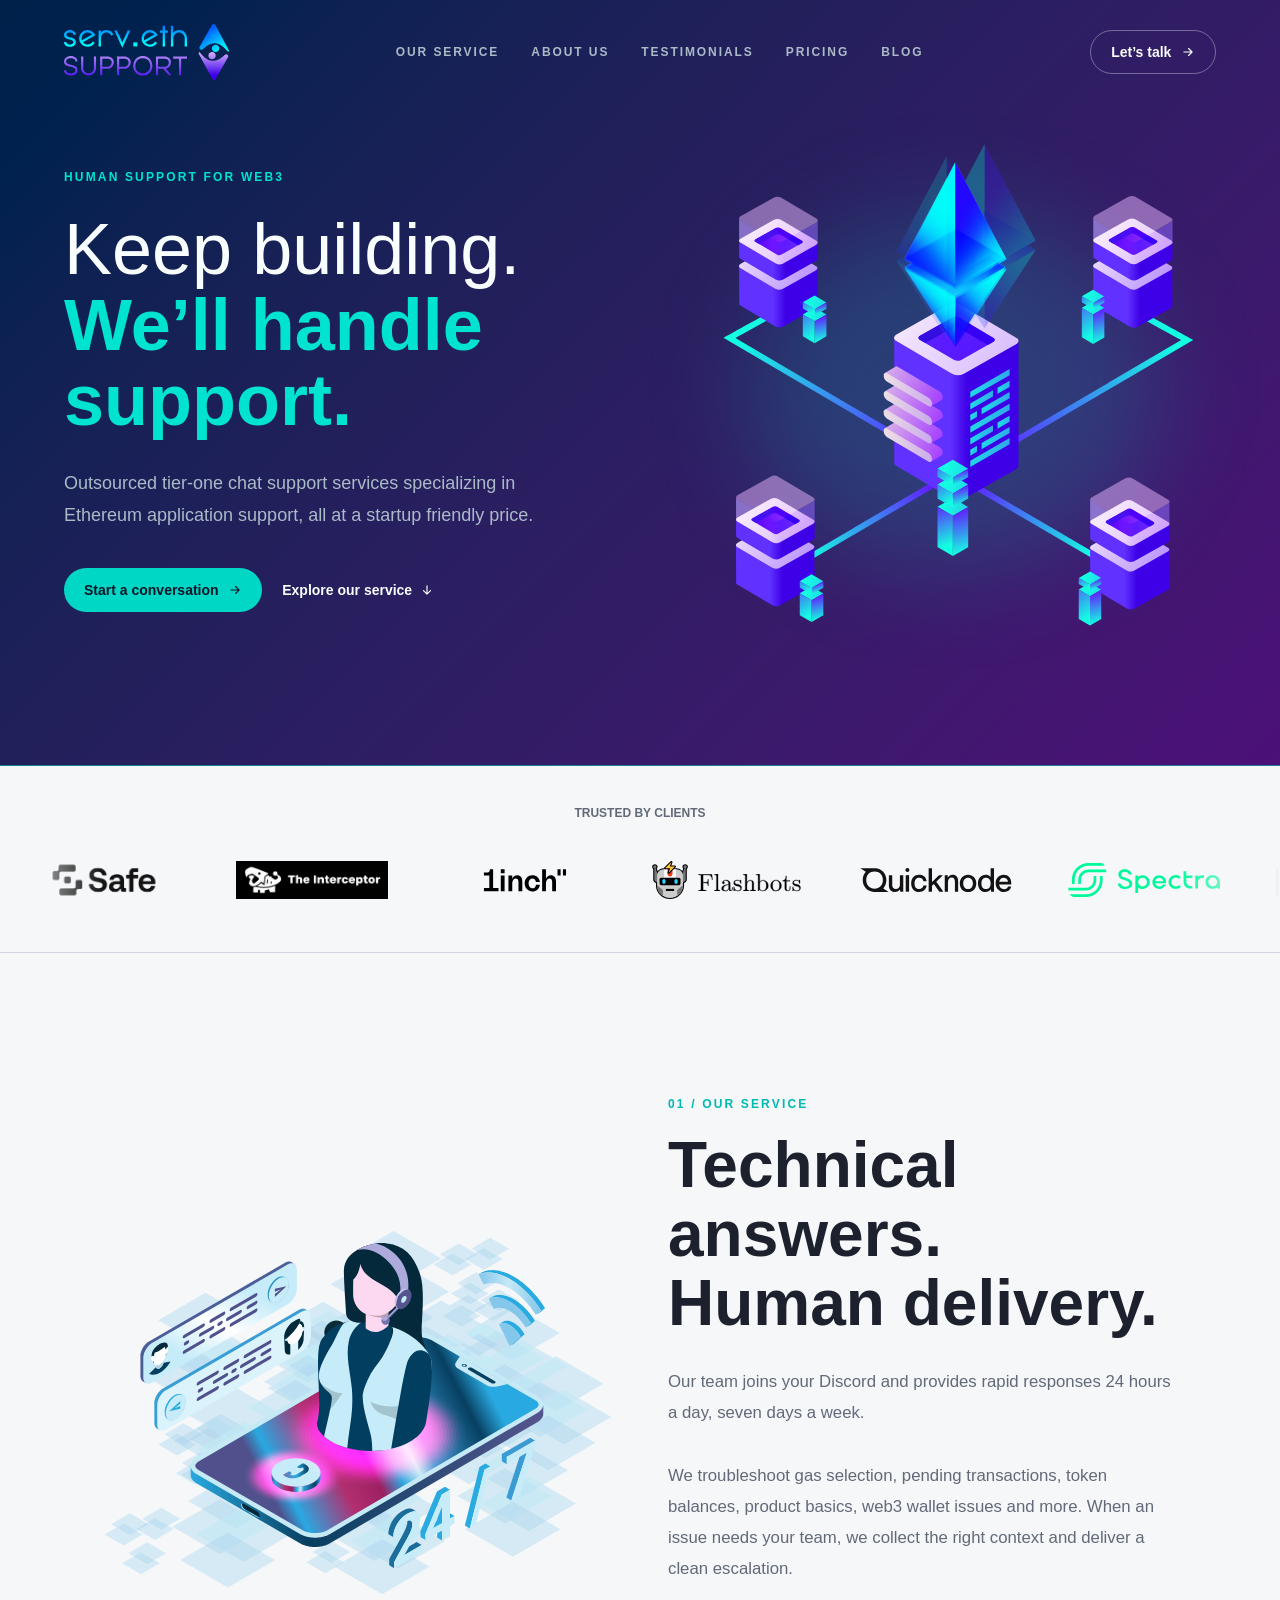
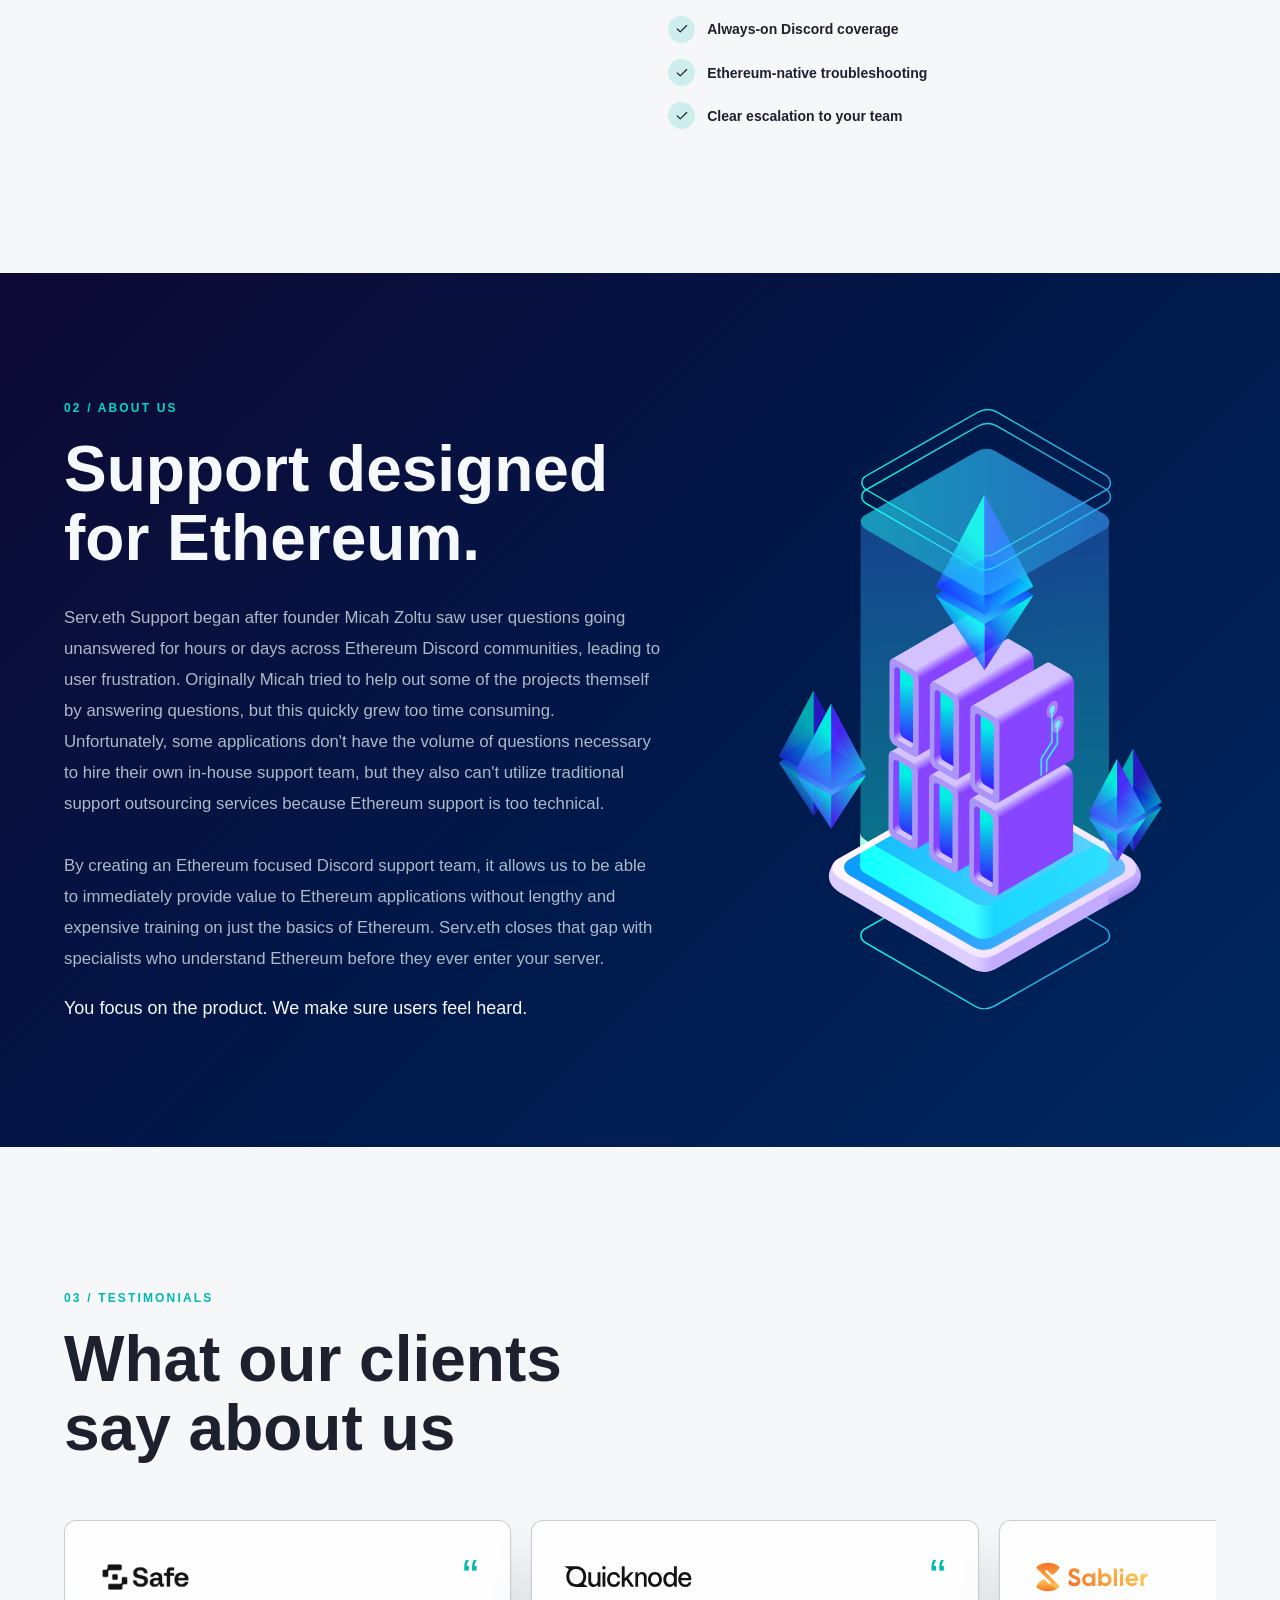
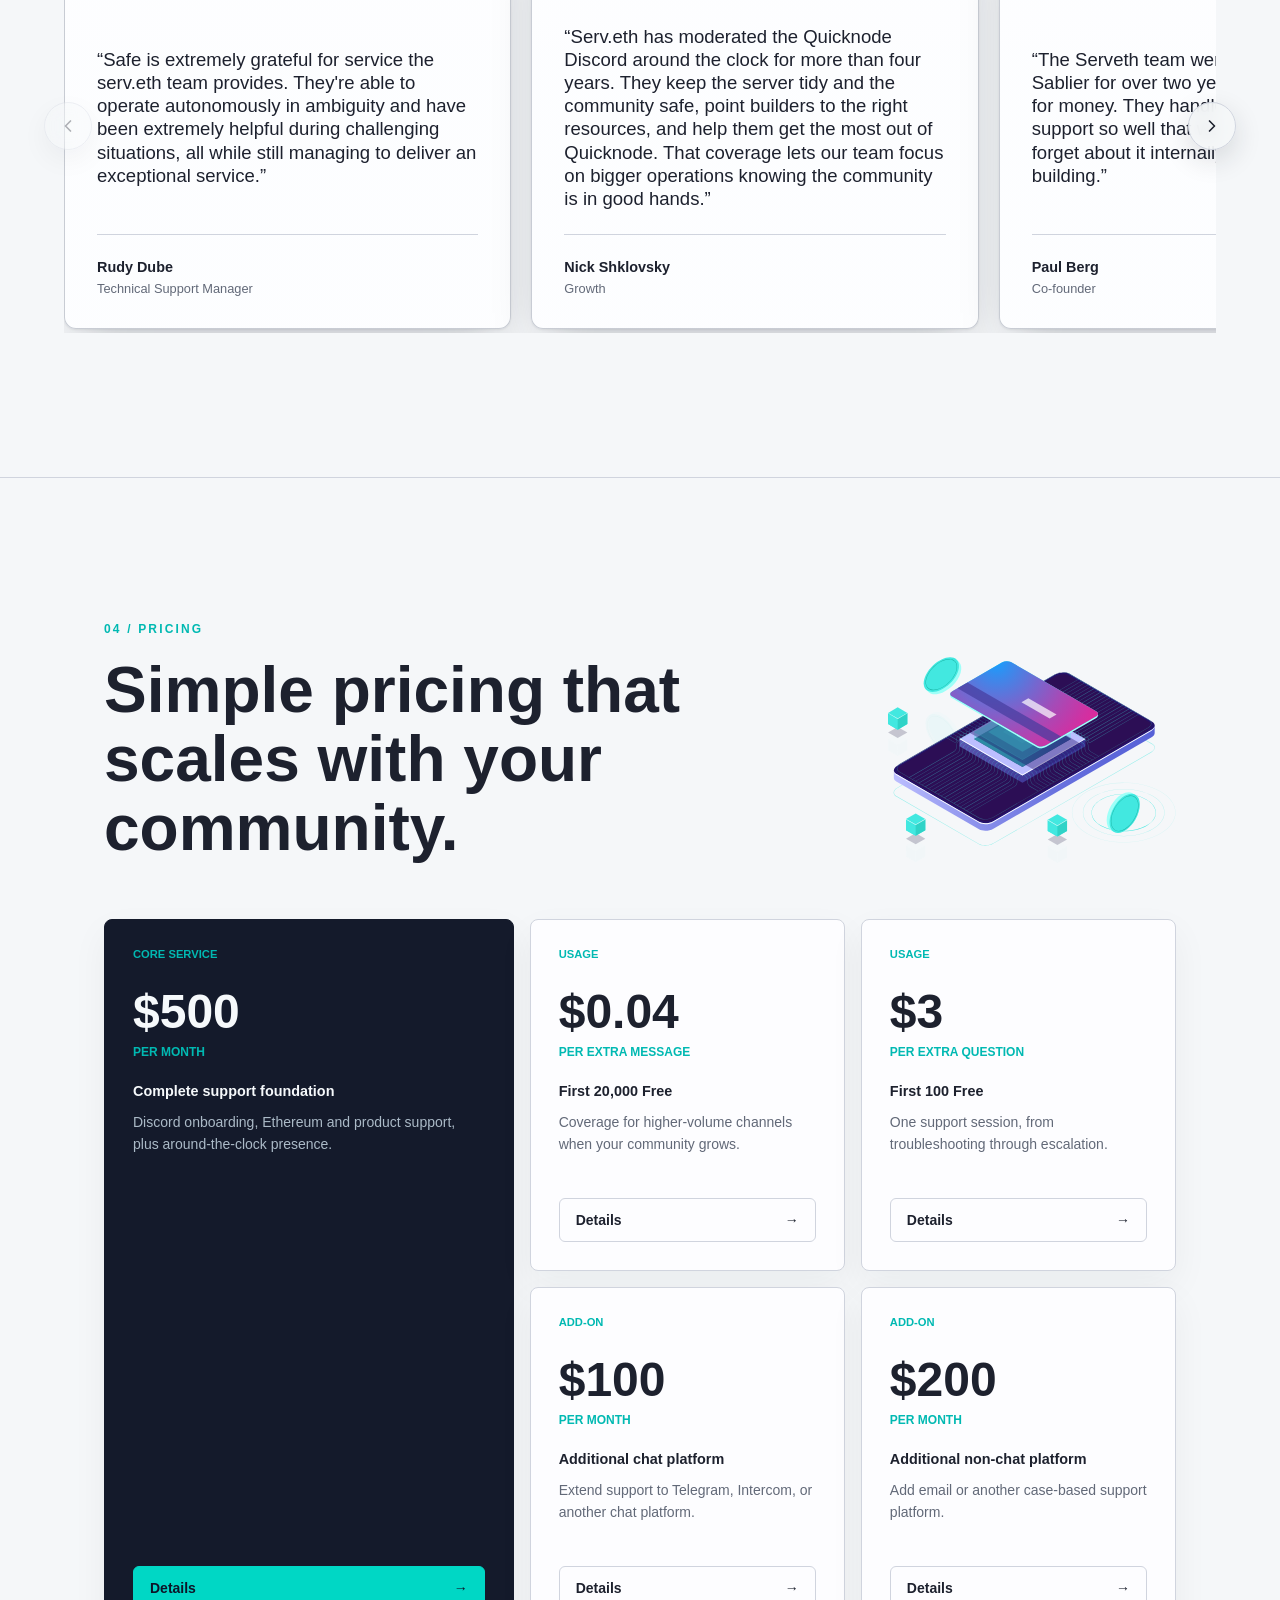
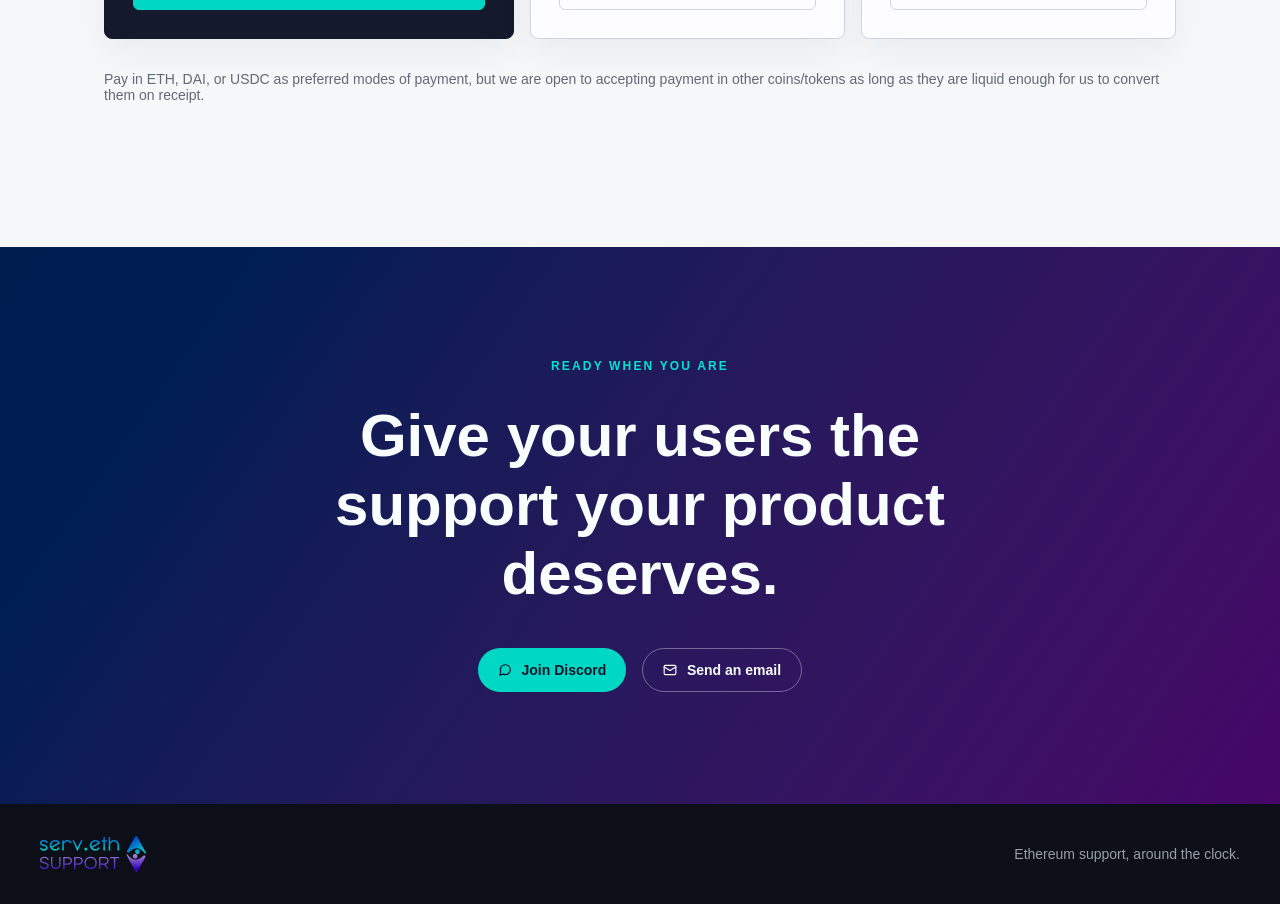
<file: index.html>
<!doctype html>
<html lang="en">
	<head>
		<meta charset="utf-8">
		<meta name="viewport" content="width=device-width, initial-scale=1">   
		<meta name="description" content="Specialized 24/7 Discord support for Ethereum applications, with crypto-friendly payments and startup-friendly pricing." />
		<meta name="author" content="Serv.eth" />
		<meta property="og:type" content="website" />
		<meta property="og:title" content="Serv.eth — Ethereum Support" />
		<meta property='og:url' content='https://serv.eth/' />
		<meta property='og:image' content='https://serveth.support/img/serveth-text-stacked-logo-gradient-right.png' />
		<meta property='og:image:width' content='1600' />
		<meta property='og:image:width' content='600' />
		<meta property='og:image' content='https://serveth.support/img/serveth-gradient-square-transparent-small.png' />
		<meta property='og:image:width' content='337' />
		<meta property='og:image:width' content='337' />
		<meta property="og:description" content="Supporting your Ethereum application so you can focus on building! We provide outsourced tier 1 chat support services specializing in Ethereum application support, all at a startup friendly price." />
		<meta property='og:determiner' content='' />
		<meta name="twitter:card" content="summary_large_image" />
		<meta property='twitter:image' content='https://serveth.support/img/serveth-gradient-square-transparent-small.png'/>

		<link rel='icon' href='./img/favicon.png' type='image/png'>
		<link rel="stylesheet" href="styles.css" />

		<title>Serv.eth — Ethereum Support, Around the Clock</title>
	</head>
	<body>
		<main>
			<!-- Hero -->
			<section id="home" class="hero">
				<nav class="nav" aria-label="Primary navigation">
					<a href="#home" aria-label="Serv.eth home">
						<img class="nav-logo" src="img/logo.svg" alt="Serv.eth" />
					</a>
					<button class="nav-toggle" type="button" aria-expanded="false" aria-controls="primary-menu" aria-label="Open menu"><span></span><span></span><span></span></button>
					<div class="nav-links">
						<a class="nav-link" href="#service">Our service</a>
						<a class="nav-link" href="#about">About us</a>
						<a class="nav-link" href="#testimonials">Testimonials</a>
						<a class="nav-link" href="#pricing">Pricing</a>
						<a class="nav-link" href="blog/">Blog</a>
					</div>
					<a class="outline-button" href="#contact">
						Let’s talk
						<svg class="icon" viewBox="0 0 24 24" aria-hidden="true"><path d="M5 12h14M13 6l6 6-6 6" /></svg>
					</a>
				</nav>

				<div class="hero-grid">
					<div class="hero-copy">
						<p class="eyebrow">Human support for web3</p>
						<h1 class="hero-title">Keep building.<br /><strong>We’ll handle support.</strong></h1>
						<p class="hero-sub">
							Outsourced tier-one chat support services specializing in Ethereum application support, all at a
							startup friendly price.
						</p>
						<div class="hero-actions">
							<a href="#contact" class="primary-button">
								Start a conversation
								<svg class="icon" viewBox="0 0 24 24" aria-hidden="true"><path d="M5 12h14M13 6l6 6-6 6" /></svg>
							</a>
							<a href="#service" class="text-link">
								Explore our service
								<svg class="icon" viewBox="0 0 24 24" aria-hidden="true"><path d="M12 5v14M6 13l6 6 6-6" /></svg>
							</a>
				</div>
				</div>
					<div class="hero-art">
						<div class="hero-art-glow"></div>
						<img src="img/main-image.svg" alt="Abstract Ethereum support network illustration" />
				</div>
				</div>
			</section>

			<!-- Logo marquee loop -->
			<section class="marquee-section" aria-labelledby="clients-title">
				<p id="clients-title" class="marquee-title">Trusted by Clients</p>
				<div class="marquee-mask" role="region" aria-label="Serv.eth clients">
					<div class="marquee-track">
						<div class="logo-set">
							<div class="client-logo"><img src="img/c_logo-Safe.png" alt="Safe" /></div>
							<div class="client-logo"><img src="img/c_logo-Interceptor.png" alt="Interceptor" /></div>
							<div class="client-logo"><img src="img/c_logo-1inch.svg" alt="1inch" /></div>          
							<div class="client-logo"><img src="img/c_logo-Flashbots.svg" alt="Flashbots" /></div>
							<div class="client-logo"><img src="img/c_logo-Quicknode.svg" alt="Quicknode" /></div>
							<div class="client-logo"><img src="img/c_logo-Spectra.svg" alt="Spectra" /></div>			 
							<div class="client-logo"><img src="img/c_logo-Mento.svg" alt="Mento" /></div>              
							<div class="client-logo"><img src="img/c_logo-Umbra.png" alt="Umbra" /></div>
							<div class="client-logo"><img src="img/c_logo-Enso.svg" alt="Enso" /></div>
							<div class="client-logo"><img src="img/c_logo-Rundiffusion1.webp" alt="Rundiffusion" /></div>
							<div class="client-logo"><img src="img/c_logo-Uniswap.svg" alt="Uniswap" /></div>              
							<div class="client-logo"><img src="img/c_logo-Nethermind.svg" alt="Nethermind" /></div>
							<div class="client-logo"><img src="img/c_logo-Sablier.svg" alt="Sablier" /></div>
							<div class="client-logo"><img src="img/c_logo-Integral.png" alt="Integral" /></div>			  
							<div class="client-logo"><img src="img/c_logo-Mycelium.png" alt="Mycelium" /></div>
							<div class="client-logo"><img src="img/c_logo-Oiler.svg" alt="Oiler" /></div>              
				</div>
						<div class="logo-set" aria-hidden="true">
							<div class="client-logo"><img src="img/c_logo-Safe.png" alt="" /></div>
							<div class="client-logo"><img src="img/c_logo-Interceptor.png" alt="" /></div>
							<div class="client-logo"><img src="img/c_logo-1inch.svg" alt="" /></div>        
							<div class="client-logo"><img src="img/c_logo-Flashbots.svg" alt="" /></div>
							<div class="client-logo"><img src="img/c_logo-Quicknode.svg" alt="" /></div>
							<div class="client-logo"><img src="img/c_logo-Spectra.svg" alt="" /></div>			  	
							<div class="client-logo"><img src="img/c_logo-Mento.svg" alt="" /></div>            
							<div class="client-logo"><img src="img/c_logo-Umbra.png" alt="" /></div>
							<div class="client-logo"><img src="img/c_logo-Enso.svg" alt="" /></div>
							<div class="client-logo"><img src="img/c_logo-Rundiffusion1.webp" alt="" /></div>
							<div class="client-logo"><img src="img/c_logo-Uniswap.svg" alt="" /></div>             
							<div class="client-logo"><img src="img/c_logo-Nethermind.svg" alt="" /></div>
							<div class="client-logo"><img src="img/c_logo-Sablier.svg" alt="" /></div>
							<div class="client-logo"><img src="img/c_logo-Integral.png" alt="" /></div>            			 
							<div class="client-logo"><img src="img/c_logo-Mycelium.png" alt="" /></div>
							<div class="client-logo"><img src="img/c_logo-Oiler.svg" alt="" /></div>
				</div>
				</div>
				</div>
			</section>

			<!-- Service -->
			<section class="content-section split"> 
				<div class="service-art-col">
					<img class="service-art" src="img/service-img.svg" alt="Customer support specialist illustration" loading="lazy" />
				</div>
				<div class="service-copy-col">
					<p id="service" class="section-kicker">01 / Our service</p> 
					<h2 class="section-title">Technical answers.<br />Human delivery.</h2>
					<p class="section-copy">
						Our team joins your Discord and provides rapid responses 24 hours a day, seven days a week.
						<br /><br />
						We troubleshoot gas selection, pending transactions, token balances, product basics, web3 wallet issues
						and more. When an issue needs your team, we collect the right context and deliver a clean escalation.
					</p>
					<ul class="feature-list">
						<li>
							<span class="check-icon"><svg class="icon" viewBox="0 0 24 24" aria-hidden="true"><path d="M20 6 9 17l-5-5" /></svg></span>
							Always-on Discord coverage
						</li>
						<li>
							<span class="check-icon"><svg class="icon" viewBox="0 0 24 24" aria-hidden="true"><path d="M20 6 9 17l-5-5" /></svg></span>
							Ethereum-native troubleshooting
						</li>
						<li>
							<span class="check-icon"><svg class="icon" viewBox="0 0 24 24" aria-hidden="true"><path d="M20 6 9 17l-5-5" /></svg></span>
							Clear escalation to your team
						</li>
					</ul>
				</div>
			</section>

			<!-- About -->
			<section class="about-band">
				<div class="about-inner">
					<div>
						<p id="about" class="section-kicker about-kicker">02 / About us</p> 
						<h2 class="section-title about-title">Support designed for Ethereum.</h2>
						<p class="section-copy about-copy">
							Serv.eth Support began after founder Micah Zoltu saw user questions going unanswered for hours or days
							across Ethereum Discord communities, leading to user frustration. Originally Micah tried to help out
							some of the projects themself by answering questions, but this quickly grew too time consuming.
							Unfortunately, some applications don't have the volume of questions necessary to hire their own
							in-house support team, but they also can't utilize traditional support outsourcing services because
							Ethereum support is too technical.
							<br /><br />
							By creating an Ethereum focused Discord support team, it allows us to be able to immediately provide
							value to Ethereum applications without lengthy and expensive training on just the basics of Ethereum.
							Serv.eth closes that gap with specialists who understand Ethereum before they ever enter your server.
						</p>
						<p class="about-line">You focus on the product. We make sure users feel heard.</p>
				</div>
					<img class="about-art" src="img/about-image.svg" alt="Serv.eth team collaboration illustration" loading="lazy" />
				</div>
			</section>

			<!-- Testimonials -->
			<section class="testimonials-section"> 
				<div class="testimonials-inner">
					<div class="testimonials-heading">
						<div>
							<p id="testimonials" class="section-kicker">03 / Testimonials</p> 
							<h2 class="section-title">What our clients say about us</h2>
				</div>
				</div>
					<div class="testimonial-carousel" role="region" aria-roledescription="carousel" aria-label="Client testimonials" tabindex="0">
						<button type="button" class="carousel-arrow prev testimonial-prev" aria-label="Previous testimonial"><svg class="icon" viewBox="0 0 24 24" aria-hidden="true"><path d="m15 18-6-6 6-6" /></svg></button>
						<button type="button" class="carousel-arrow next testimonial-next" aria-label="Next testimonial"><svg class="icon" viewBox="0 0 24 24" aria-hidden="true"><path d="m9 18 6-6-6-6" /></svg></button>  
						<div class="testimonial-viewport">
							<div class="testimonial-track">
								<article class="testimonial-card" aria-label="Testimonial 1 of 3">
									<div class="testimonial-logo-wrap"><img src="img/c_logo-Safe.png" alt="Safe logo" /><span aria-hidden="true">“</span></div>
									<blockquote>“Safe is extremely grateful for service the serv.eth team provides. They're able to operate autonomously in ambiguity and have been extremely helpful during challenging situations, all while still managing to deliver an exceptional service.”</blockquote>
									<div class="testimonial-person"><p class="testimonial-author">Rudy Dube</p><p class="testimonial-role">Technical Support Manager</p></div>
								</article>              
								<article class="testimonial-card" aria-label="Testimonial 2 of 3">
									<div class="testimonial-logo-wrap"><img src="img/c_logo-Quicknode.svg" alt="Quicknode logo" /><span aria-hidden="true">“</span></div>
									<blockquote>“Serv.eth has moderated the Quicknode Discord around the clock for more than four years. They keep the server tidy and the community safe, point builders to the right resources, and help them get the most out of Quicknode. That coverage lets our team focus on bigger operations knowing the community is in good hands.”</blockquote>
									<div class="testimonial-person"><p class="testimonial-author">Nick Shklovsky</p><p class="testimonial-role">Growth</p></div>
								</article>
								<article class="testimonial-card" aria-label="Testimonial 3 of 3">
									<div class="testimonial-logo-wrap"><img src="img/c_logo-Sablier.svg" alt="Sablier logo" /><span aria-hidden="true">“</span></div>
									<blockquote>“The Serveth team were a reliable partner to Sablier for over two years, offering great value for money. They handled our customer support so well that we could pretty much forget about it internally and focus on building.”</blockquote>
									<div class="testimonial-person"><p class="testimonial-author">Paul Berg</p><p class="testimonial-role">Co-founder</p></div>
								</article>  				
				</div>
				</div>
				</div>
				</div>
			</section>

			<!-- Pricing -->
			<section class="content-section"> 
				<div class="pricing-head">
					<div>
						<p id="pricing" class="section-kicker">04 / Pricing</p> 
						<h2 class="section-title">Simple pricing that scales with your community.</h2>
				</div>
					<img class="pricing-art" src="img/pricing-img.svg" alt="Cryptocurrency payment illustration" loading="lazy" />
				</div>
				<div class="pricing-layout">
					<article class="pricing-card featured"><p class="price-eyebrow">Core service</p><p class="price-amount">$500</p><p class="price-unit">Per month</p><p class="price-note">Complete support foundation</p><p class="price-summary">Discord onboarding, Ethereum and product support, plus around-the-clock presence.</p><button class="details-button" type="button" data-dialog="monthly-details">Details <span aria-hidden="true">→</span></button></article>
					<article class="pricing-card"><p class="price-eyebrow">Usage</p><p class="price-amount">$0.04</p><p class="price-unit">Per extra message</p><p class="price-note">First 20,000 Free</p><p class="price-summary">Coverage for higher-volume channels when your community grows.</p><button class="details-button" type="button" data-dialog="message-details">Details <span aria-hidden="true">→</span></button></article>
					<article class="pricing-card"><p class="price-eyebrow">Usage</p><p class="price-amount">$3</p><p class="price-unit">Per extra question</p><p class="price-note">First 100 Free</p><p class="price-summary">One support session, from troubleshooting through escalation.</p><button class="details-button" type="button" data-dialog="question-details">Details <span aria-hidden="true">→</span></button></article>
					<article class="pricing-card"><p class="price-eyebrow">Add-on</p><p class="price-amount">$100</p><p class="price-unit">Per month</p><p class="price-note">Additional chat platform</p><p class="price-summary">Extend support to Telegram, Intercom, or another chat platform.</p><button class="details-button" type="button" data-dialog="chat-details">Details <span aria-hidden="true">→</span></button></article>
					<article class="pricing-card"><p class="price-eyebrow">Add-on</p><p class="price-amount">$200</p><p class="price-unit">Per month</p><p class="price-note">Additional non-chat platform</p><p class="price-summary">Add email or another case-based support platform.</p><button class="details-button" type="button" data-dialog="nonchat-details">Details <span aria-hidden="true">→</span></button></article>
				</div>
				<div class="pricing-foot"><p>Pay in ETH, DAI, or USDC as preferred modes of payment, but we are open to accepting payment in other coins/tokens as long as they are liquid enough for us to convert them on receipt.</p></div>
			</section>

			<dialog id="monthly-details" class="pricing-dialog"><button class="dialog-close" aria-label="Close details">×</button><p class="price-eyebrow">Core service</p><h2>$500 per month</h2><p class="dialog-lead">Complete support foundation</p><div class="dialog-copy"><p>$500 in ETH, DAI, or USDC gets the team started. We learn your product, join your Discord, and begin helping with wallet, gas, pending transaction, and basic product questions.</p><p>The monthly fee covers selected channels generating up to 20,000 messages and up to 100 support questions. Coverage is 24/7, excluding one-hour meal breaks and catastrophic events.</p><p>Optional moderation can also cover spam and scams while the team is present in your channels.</p></div><a href="#contact" class="dialog-contact">Start a conversation →</a></dialog>
			<dialog id="message-details" class="pricing-dialog"><button class="dialog-close" aria-label="Close details">×</button><p class="price-eyebrow">Usage</p><h2>$0.04 per extra message</h2><p class="dialog-lead">First 20,000 included</p><div class="dialog-copy"><p>High-volume spaces such as trading, speculation, or bot channels can be monitored so support requests are not missed and moderation coverage remains complete.</p><p>The first 20,000 messages read each month are included. Each additional message is $0.04, and selected channels can be muted to keep costs focused on critical support areas.</p></div><a href="#contact" class="dialog-contact">Start a conversation →</a></dialog>
			<dialog id="question-details" class="pricing-dialog"><button class="dialog-close" aria-label="Close details">×</button><p class="price-eyebrow">Usage</p><h2>$3 per extra question</h2><p class="dialog-lead">First 100 included</p><div class="dialog-copy"><p>A question can range from basic product guidance to involved troubleshooting. If it cannot be resolved, the team gathers context, escalates it, and sets expectations with the user.</p><p>For billing, each support session counts as one question even when several related questions are handled. A return on another day is treated as a new session.</p></div><a href="#contact" class="dialog-contact">Start a conversation →</a></dialog>
			<dialog id="chat-details" class="pricing-dialog"><button class="dialog-close" aria-label="Close details">×</button><p class="price-eyebrow">Add-on</p><h2>$100 per month</h2><p class="dialog-lead">Additional chat platform</p><div class="dialog-copy"><p>$100 per month is added for each additional chat support platform, such as Telegram or Intercom.</p><p>The add-on includes the same around-the-clock service. Questions above the included allowance remain $3 per question or case.</p></div><a href="#contact" class="dialog-contact">Start a conversation →</a></dialog>
			<dialog id="nonchat-details" class="pricing-dialog"><button class="dialog-close" aria-label="Close details">×</button><p class="price-eyebrow">Add-on</p><h2>$200 per month</h2><p class="dialog-lead">Additional non-chat platform</p><div class="dialog-copy"><p>$200 per month is added for each non-chat support platform, such as email.</p><p>The add-on includes the same around-the-clock service. Overage is $5 per resolved case.</p></div><a href="#contact" class="dialog-contact">Start a conversation →</a></dialog>

			<!-- Contact -->
			<section id="contact" class="contact-band">
				<div class="contact-inner">
					<p class="eyebrow">Ready when you are</p>
					<h2 class="contact-title">Give your users the support your product deserves.</h2>
					<div class="contact-actions">
						<a href="https://discord.gg/Epk9phBzAG" class="primary-button">
							<svg class="icon" viewBox="0 0 24 24" aria-hidden="true"><path d="M21 11.5a8.38 8.38 0 0 1-.9 3.8 8.5 8.5 0 0 1-7.6 4.7 8.38 8.38 0 0 1-3.8-.9L3 21l1.9-5.7a8.38 8.38 0 0 1-.9-3.8 8.5 8.5 0 0 1 4.7-7.6 8.38 8.38 0 0 1 3.8-.9h.5a8.48 8.48 0 0 1 8 8v.5z" /></svg>
							Join Discord
						</a>
						<a href="mailto:micah@serveth.support" class="outline-button">
							<svg class="icon" viewBox="0 0 24 24" aria-hidden="true"><rect x="2" y="4" width="20" height="16" rx="2" /><path d="m22 7-10 6L2 7" /></svg>
							Send an email
						</a>
				</div>
				</div>
			</section>
		</main>

		<footer class="footer">
			<img src="img/logo.svg" alt="Serv.eth" />
			<p>Ethereum support, around the clock.</p>
		</footer>
		<script>
			(() => {
				const carousel = document.querySelector('.testimonial-carousel');
				const viewport = carousel?.querySelector('.testimonial-viewport');
				const cards = [...(carousel?.querySelectorAll('.testimonial-card') || [])];
				const prev = carousel?.querySelector('.testimonial-prev');
				const next = carousel?.querySelector('.testimonial-next');

				const CARD_GAP = 20; 
				const step = () => {
					if (!cards.length || !cards[0]) return 0;
					const delta = cards[1] ? cards[1].offsetLeft - cards[0].offsetLeft : 0;
					if (delta > 10) return delta; 
					const width = cards[0].offsetWidth || 0;
					return width ? width + CARD_GAP : 300; 
				};
				const maxScroll = () => Math.max(0, (viewport?.scrollWidth || 0) - (viewport?.clientWidth || 0));

				const paint = () => {
					if (!viewport) return;
					const current = viewport.scrollLeft;
					const max = maxScroll();
					if (prev) prev.disabled = current <= 5;
					if (next) next.disabled = current >= max - 5;
				};

				prev?.addEventListener('click', () => {
					viewport?.scrollBy({ left: -step(), behavior: 'smooth' });
				});
				next?.addEventListener('click', () => {
					viewport?.scrollBy({ left: step(), behavior: 'smooth' });
				});

				carousel?.addEventListener('keydown', (event) => {
					if (event.key === 'ArrowLeft') {
						event.preventDefault();
						viewport?.scrollBy({ left: -step(), behavior: 'smooth' });
					}
					if (event.key === 'ArrowRight') {
						event.preventDefault();
						viewport?.scrollBy({ left: step(), behavior: 'smooth' });
					}
				});

				let scrollTimer;
				viewport?.addEventListener('scroll', () => {
					clearTimeout(scrollTimer);
					scrollTimer = setTimeout(paint, 50);
				}, { passive: true });

				window.addEventListener('resize', paint);
				paint();

				window.addEventListener('load', paint);
				if (document.fonts && document.fonts.ready) document.fonts.ready.then(paint);
				setTimeout(paint, 200);
				if (window.ResizeObserver && viewport) new ResizeObserver(paint).observe(viewport.firstElementChild || viewport);

				document.querySelectorAll('[data-dialog]').forEach((button) => button.addEventListener('click', () => document.getElementById(button.dataset.dialog)?.showModal()));
				document.querySelectorAll('.pricing-dialog').forEach((dialog) => {
					dialog.querySelector('.dialog-close')?.addEventListener('click', () => dialog.close());
					dialog.querySelector('.dialog-contact')?.addEventListener('click', () => dialog.close());
					dialog.addEventListener('click', (event) => { if (event.target === dialog) dialog.close(); });
				});

				const nav = document.querySelector('.nav');
				const toggle = nav.querySelector('.nav-toggle');
				const setOpen = (open) => {
					nav.classList.toggle('is-open', open);
					toggle.setAttribute('aria-expanded', String(open));
					toggle.setAttribute('aria-label', open ? 'Close menu' : 'Open menu');
				};
				toggle.addEventListener('click', () => setOpen(!nav.classList.contains('is-open')));
				nav.querySelectorAll('.nav-link').forEach((link) => link.addEventListener('click', () => setOpen(false)));
			})();
		</script>
	</body>
</html>
</file>
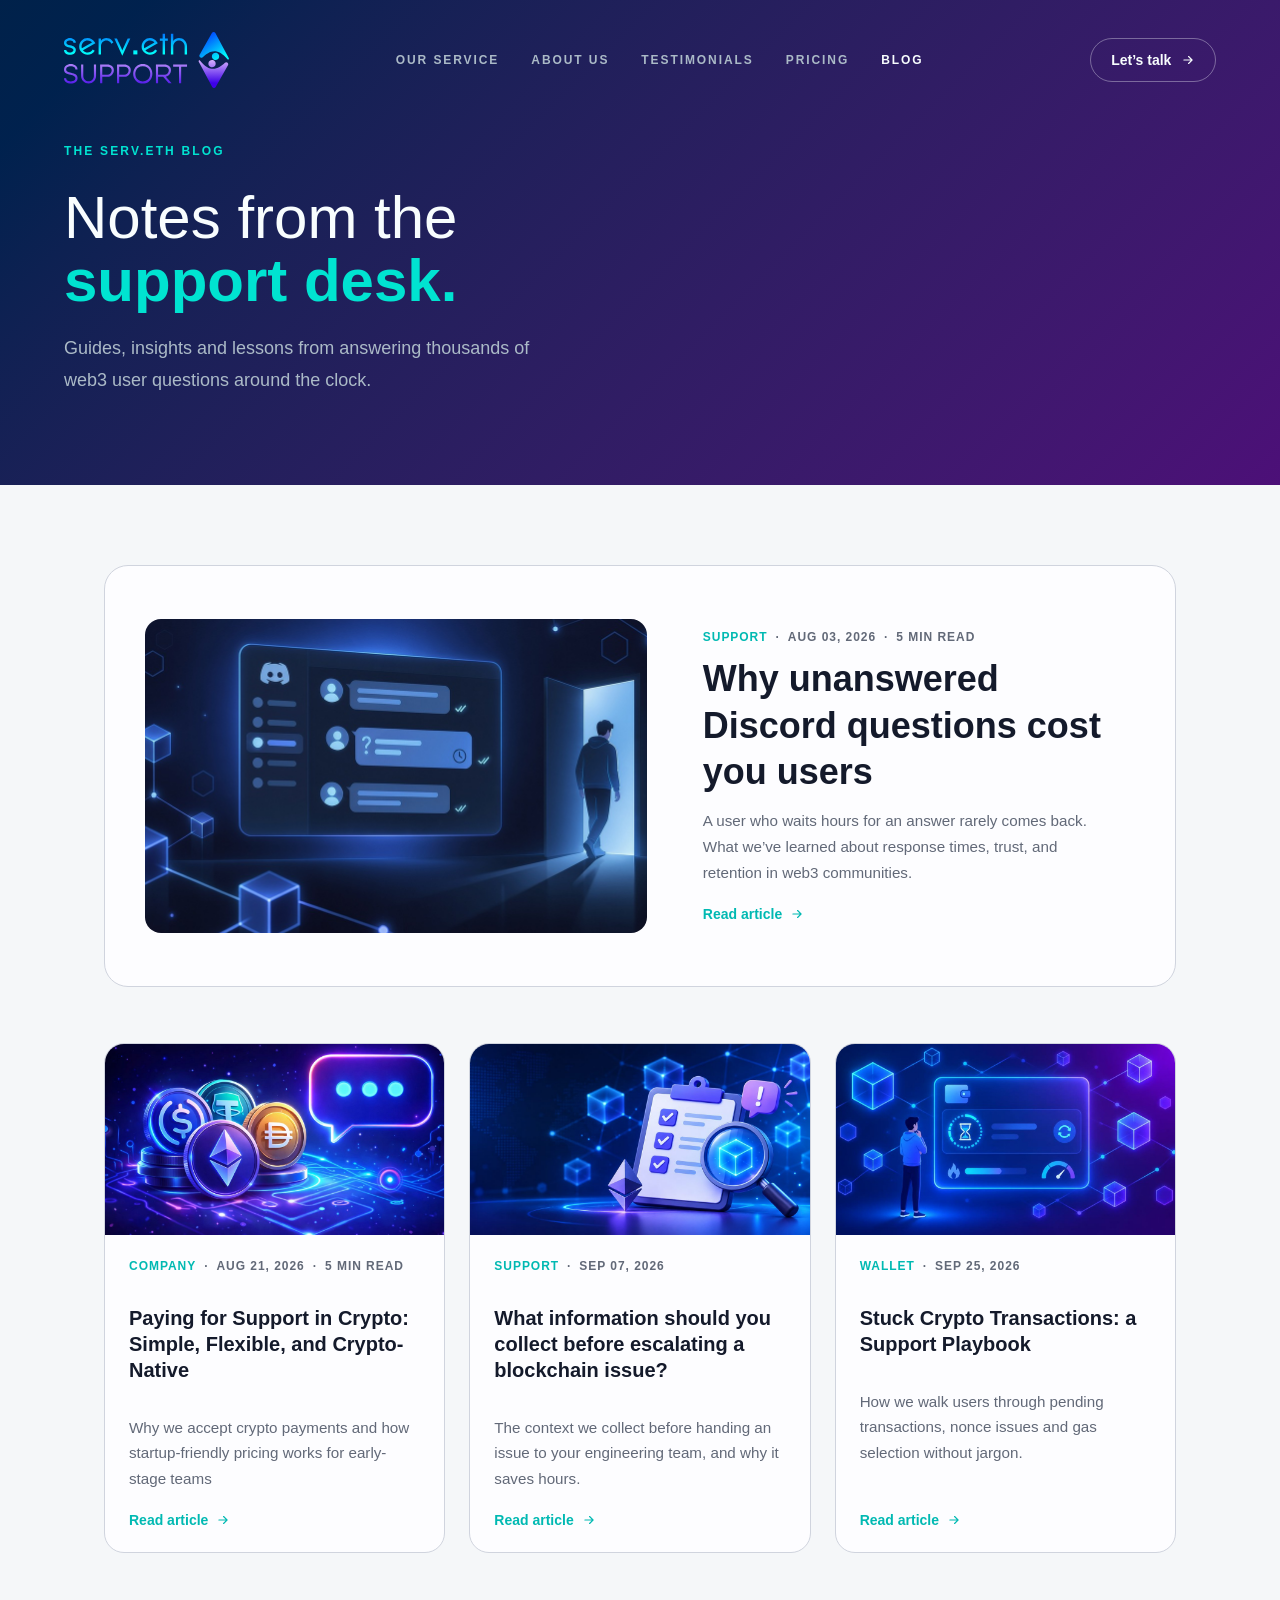
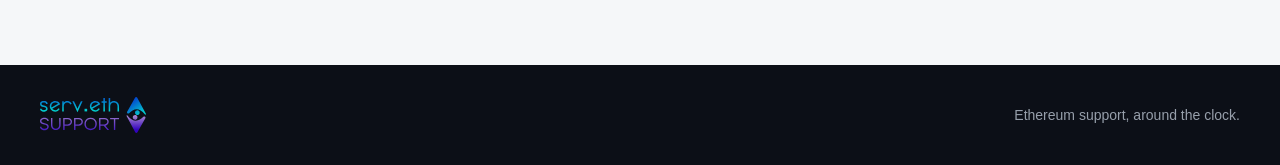
<file: blog/index.html>
<!doctype html>
<html lang="en">
	<head>
		<meta charset="utf-8">
		<meta name="viewport" content="width=device-width, initial-scale=1">
		<meta name="description" content="Guides, insights and lessons from running 24/7 Discord support for Ethereum applications." />
		<meta name="author" content="Serv.eth" />
		<meta property="og:type" content="website" />
		<meta property="og:title" content="Blog — Serv.eth Ethereum Support" />
		<meta property="og:description" content="Guides, insights and lessons from running 24/7 Discord support for Ethereum applications." />
		<meta property="og:image" content="https://serveth.support/img/serveth-gradient-square-transparent-small.png" />
		<meta name="twitter:card" content="summary_large_image" />

		<link rel="icon" href="../img/favicon.png" type="image/png">
		<link rel="stylesheet" href="../styles.css" />
		<link rel="stylesheet" href="blog.css" />

		<title>Blog — Serv.eth Ethereum Support</title>
	</head>
	<body>
		<header class="blog-hero">
				<nav class="nav" aria-label="Primary navigation">
					<a href="../" aria-label="Serv.eth home">
						<img class="nav-logo" src="../img/logo.svg" alt="Serv.eth" />
					</a>
					<button class="nav-toggle" type="button" aria-expanded="false" aria-controls="primary-menu" aria-label="Open menu"><span></span><span></span><span></span></button>
					<div class="nav-links">
						<a class="nav-link" href="../#service">Our service</a>
						<a class="nav-link" href="../#about">About us</a>
						<a class="nav-link" href="../#testimonials">Testimonials</a>
						<a class="nav-link" href="../#pricing">Pricing</a>
						<a class="nav-link is-active" href="./" aria-current="page">Blog</a>
					</div>
					<a class="outline-button" href="../#contact">
						Let’s talk
						<svg class="icon" viewBox="0 0 24 24" aria-hidden="true"><path d="M5 12h14M13 6l6 6-6 6" /></svg>
					</a>
				</nav>
			<div class="blog-hero-inner">
				<p class="eyebrow">The Serv.eth blog</p>
				<h1 class="hero-title">Notes from the<br /><strong>support desk.</strong></h1>
				<p class="hero-sub">Guides, insights and lessons from answering thousands of web3 user questions around the clock.</p>
			</div>
		</header>

		<main class="blog-main">

			<!-- Featured post -->			
			<article class="post-featured">
				<a class="post-cover" href="why-unanswered-discord-questions-cost-you-users.html" tabindex="-1" aria-hidden="true">
					<img class="cover-photo" src="../img/blog/discord-unanswered-hero.jpg" alt="" width="1200" height="630" />
				</a>
				<div class="post-card-body">
					<p class="post-meta"><span class="post-category">Support</span><span>·</span><time datetime="2026-08-03">Aug 03, 2026</time><span>·</span><span>5 min read</span></p>
					<h2 class="post-title"><a href="why-unanswered-discord-questions-cost-you-users.html">Why unanswered Discord questions cost you users</a></h2>
					<p class="post-excerpt">A user who waits hours for an answer rarely comes back. What we’ve learned about response times, trust, and retention in web3 communities.</p>
					<a class="read-more" href="why-unanswered-discord-questions-cost-you-users.html">
						Read article
						<svg class="icon" viewBox="0 0 24 24" aria-hidden="true"><path d="M5 12h14M13 6l6 6-6 6" /></svg>
					</a>
				</div>
			</article>

			<!-- Post grid -->
			<div class="post-grid">				
				<article class="post-card">
					<a class="post-cover" href="paying-for-support-in-crypto.html" tabindex="-1" aria-hidden="true">
						<img class="cover-photo" src="../img/blog/paying-support.jpg" alt=" loading="lazy" />
					</a>
					<div class="post-card-body">
						<p class="post-meta"><span class="post-category">Company</span><span>·</span><time datetime="2026-08-21">Aug 21, 2026</time><span>·</span><span>5 min read</span></p>
						<h3 class="post-title"><a href="paying-for-support-in-crypto.html">Paying for Support in Crypto: Simple, Flexible, and Crypto-Native</a></h3>
						<p class="post-excerpt">Why we accept crypto payments and how startup-friendly pricing works for early-stage teams</p>
						<a class="read-more" href="paying-for-support-in-crypto.html">
							Read article
							<svg class="icon" viewBox="0 0 24 24" aria-hidden="true"><path d="M5 12h14M13 6l6 6-6 6" /></svg>
						</a>
					</div>
				</article>
				<article class="post-card">
					<a class="post-cover" href="blockchain-issue-escalation-checklist.html" tabindex="-1" aria-hidden="true">
						<img class="cover-photo" src="../img/blog/blockchain-support-checklist.jpg" alt="" loading="lazy" />
					</a>
					<div class="post-card-body">
						<p class="post-meta"><span class="post-category">Support</span><span>·</span><time datetime="2026-09-07">Sep 07, 2026</time></p>
						<h3 class="post-title"><a href="blockchain-issue-escalation-checklist.html">What information should you collect before escalating a blockchain issue?</a></h3>
						<p class="post-excerpt">The context we collect before handing an issue to your engineering team, and why it saves hours.</p>
						<a class="read-more" href="blockchain-issue-escalation-checklist.html">
							Read article
							<svg class="icon" viewBox="0 0 24 24" aria-hidden="true"><path d="M5 12h14M13 6l6 6-6 6" /></svg>
						</a>
					</div>
				</article>
				<article class="post-card">
					<a class="post-cover" href="stuck-crypto-transactions.html" tabindex="-1" aria-hidden="true">
						<img class="cover-photo" src="../img/blog/stuck-transactions.jpg" alt="" loading="lazy" />
					</a>
					<div class="post-card-body">
						<p class="post-meta"><span class="post-category">Wallet</span><span>·</span><time datetime="2026-09-25">Sep 25, 2026</time></p>
						<h3 class="post-title"><a href="stuck-crypto-transactions.html">Stuck Crypto Transactions: a Support Playbook</a></h3>
						<p class="post-excerpt">How we walk users through pending transactions, nonce issues and gas selection without jargon.</p>
						<a class="read-more" href="stuck-crypto-transactions.html">
							Read article
							<svg class="icon" viewBox="0 0 24 24" aria-hidden="true"><path d="M5 12h14M13 6l6 6-6 6" /></svg>
						</a>
					</div>
				</article>				
			</div>
		</main>

		<footer class="footer">
			<img src="../img/logo.svg" alt="Serv.eth" />
			<p>Ethereum support, around the clock.</p>
		</footer>

		<script>
			(() => {
				const nav = document.querySelector('.nav');
				const toggle = nav.querySelector('.nav-toggle');
				const setOpen = (open) => {
					nav.classList.toggle('is-open', open);
					toggle.setAttribute('aria-expanded', String(open));
					toggle.setAttribute('aria-label', open ? 'Close menu' : 'Open menu');
				};
				toggle.addEventListener('click', () => setOpen(!nav.classList.contains('is-open')));
				nav.querySelectorAll('.nav-link').forEach((link) => link.addEventListener('click', () => setOpen(false)));
			})();
		</script>
	</body>
</html>
</file>
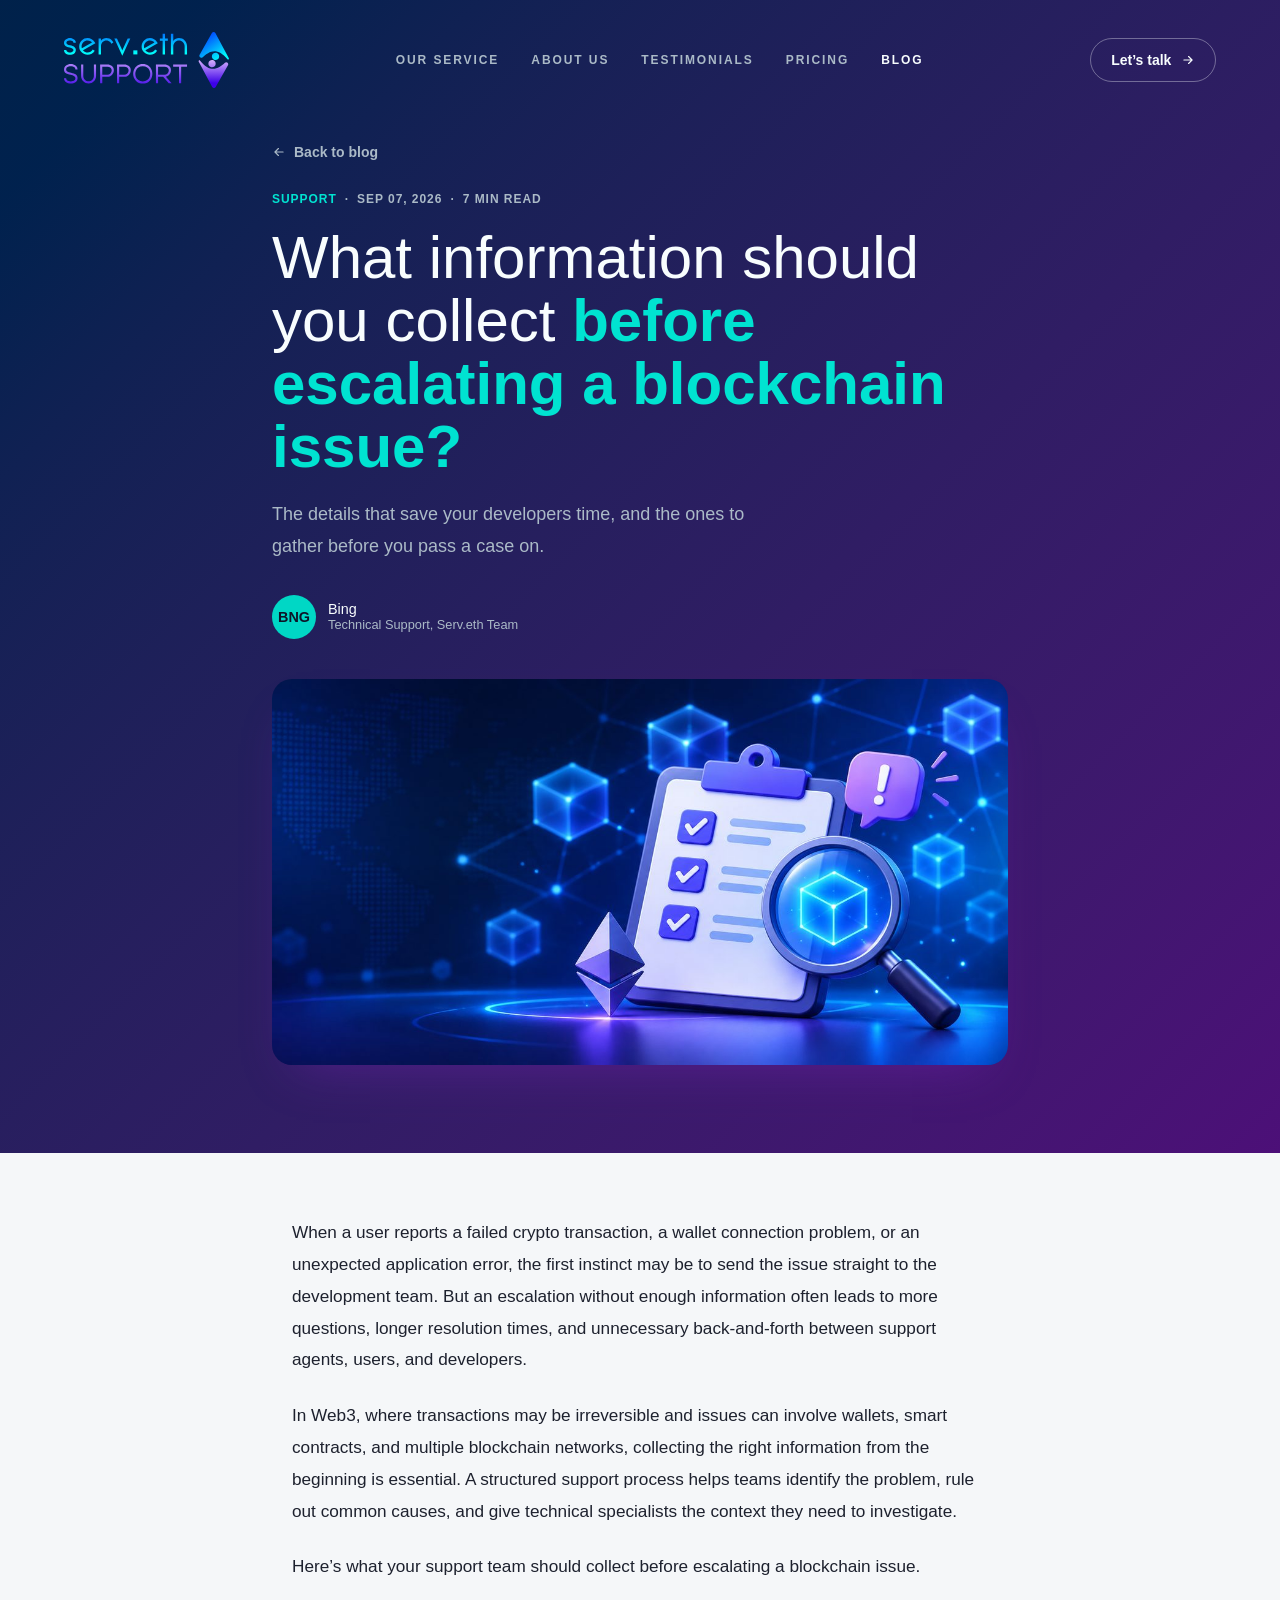
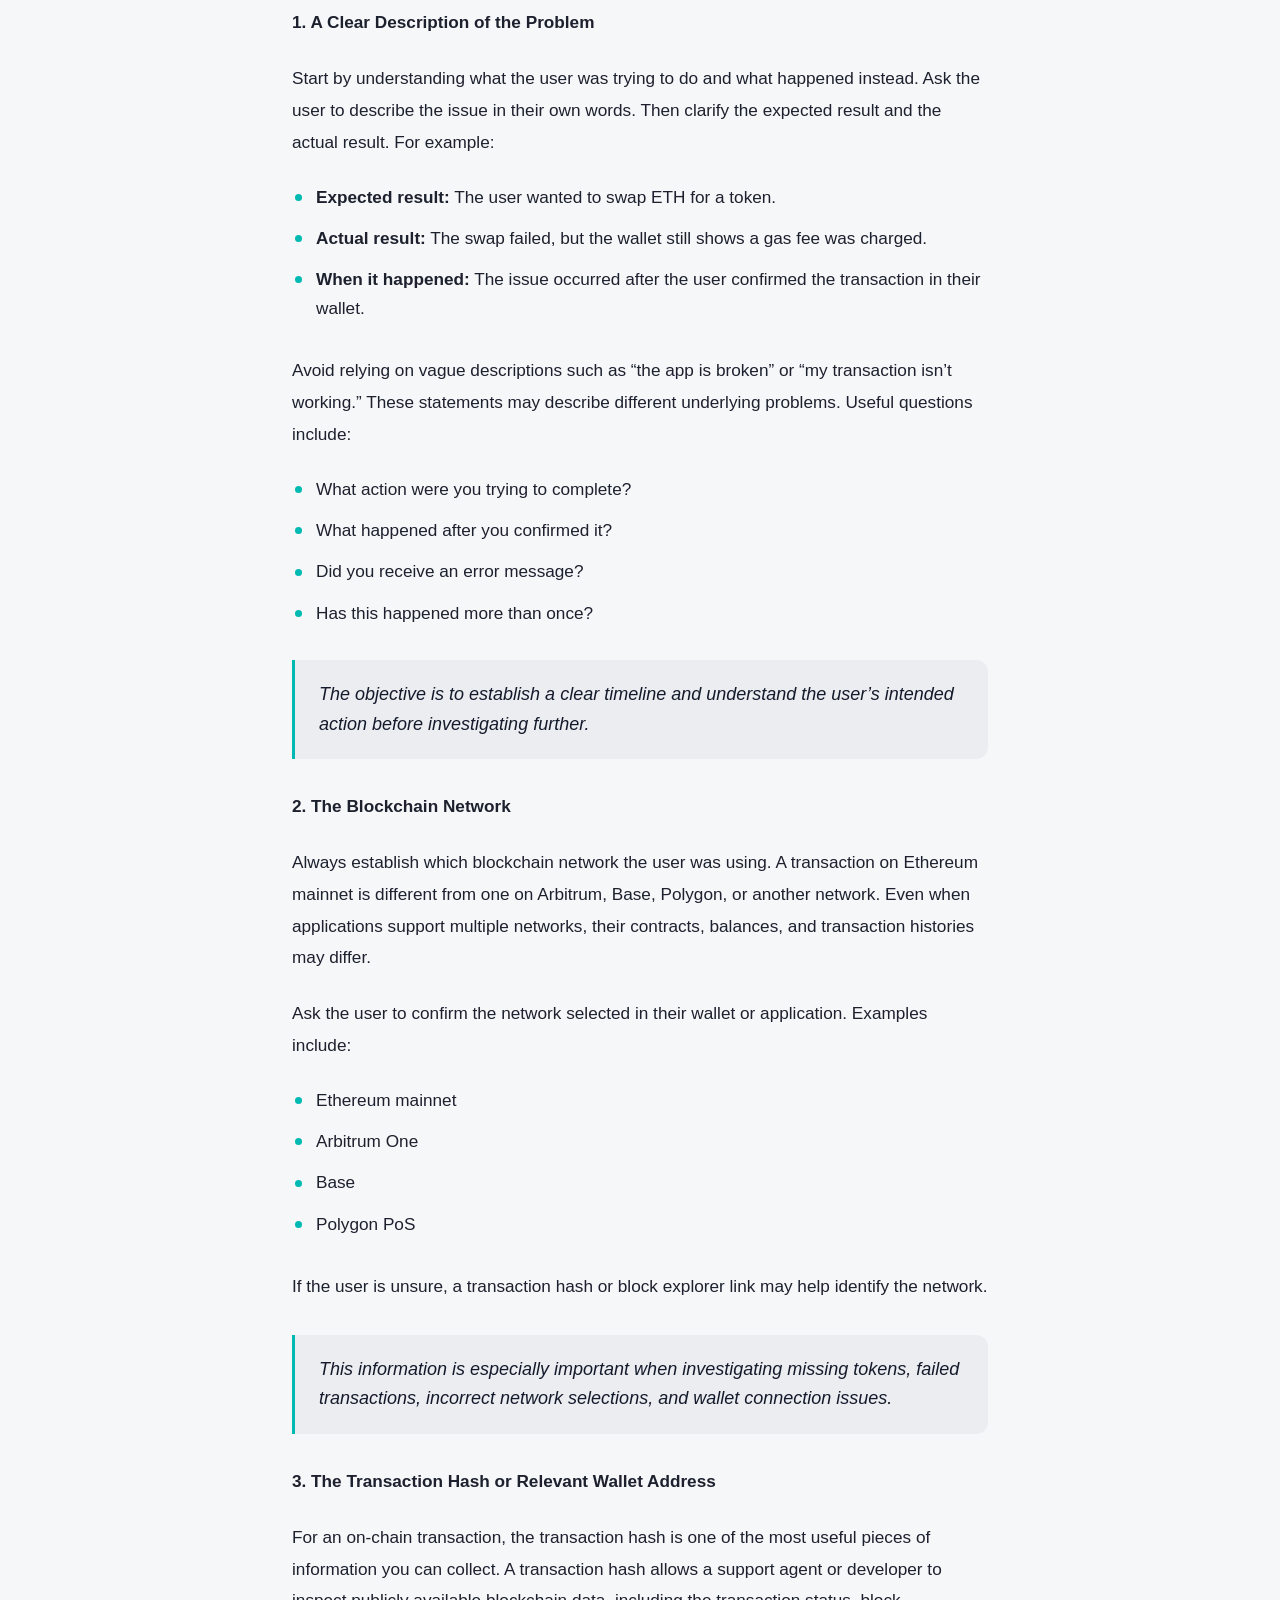
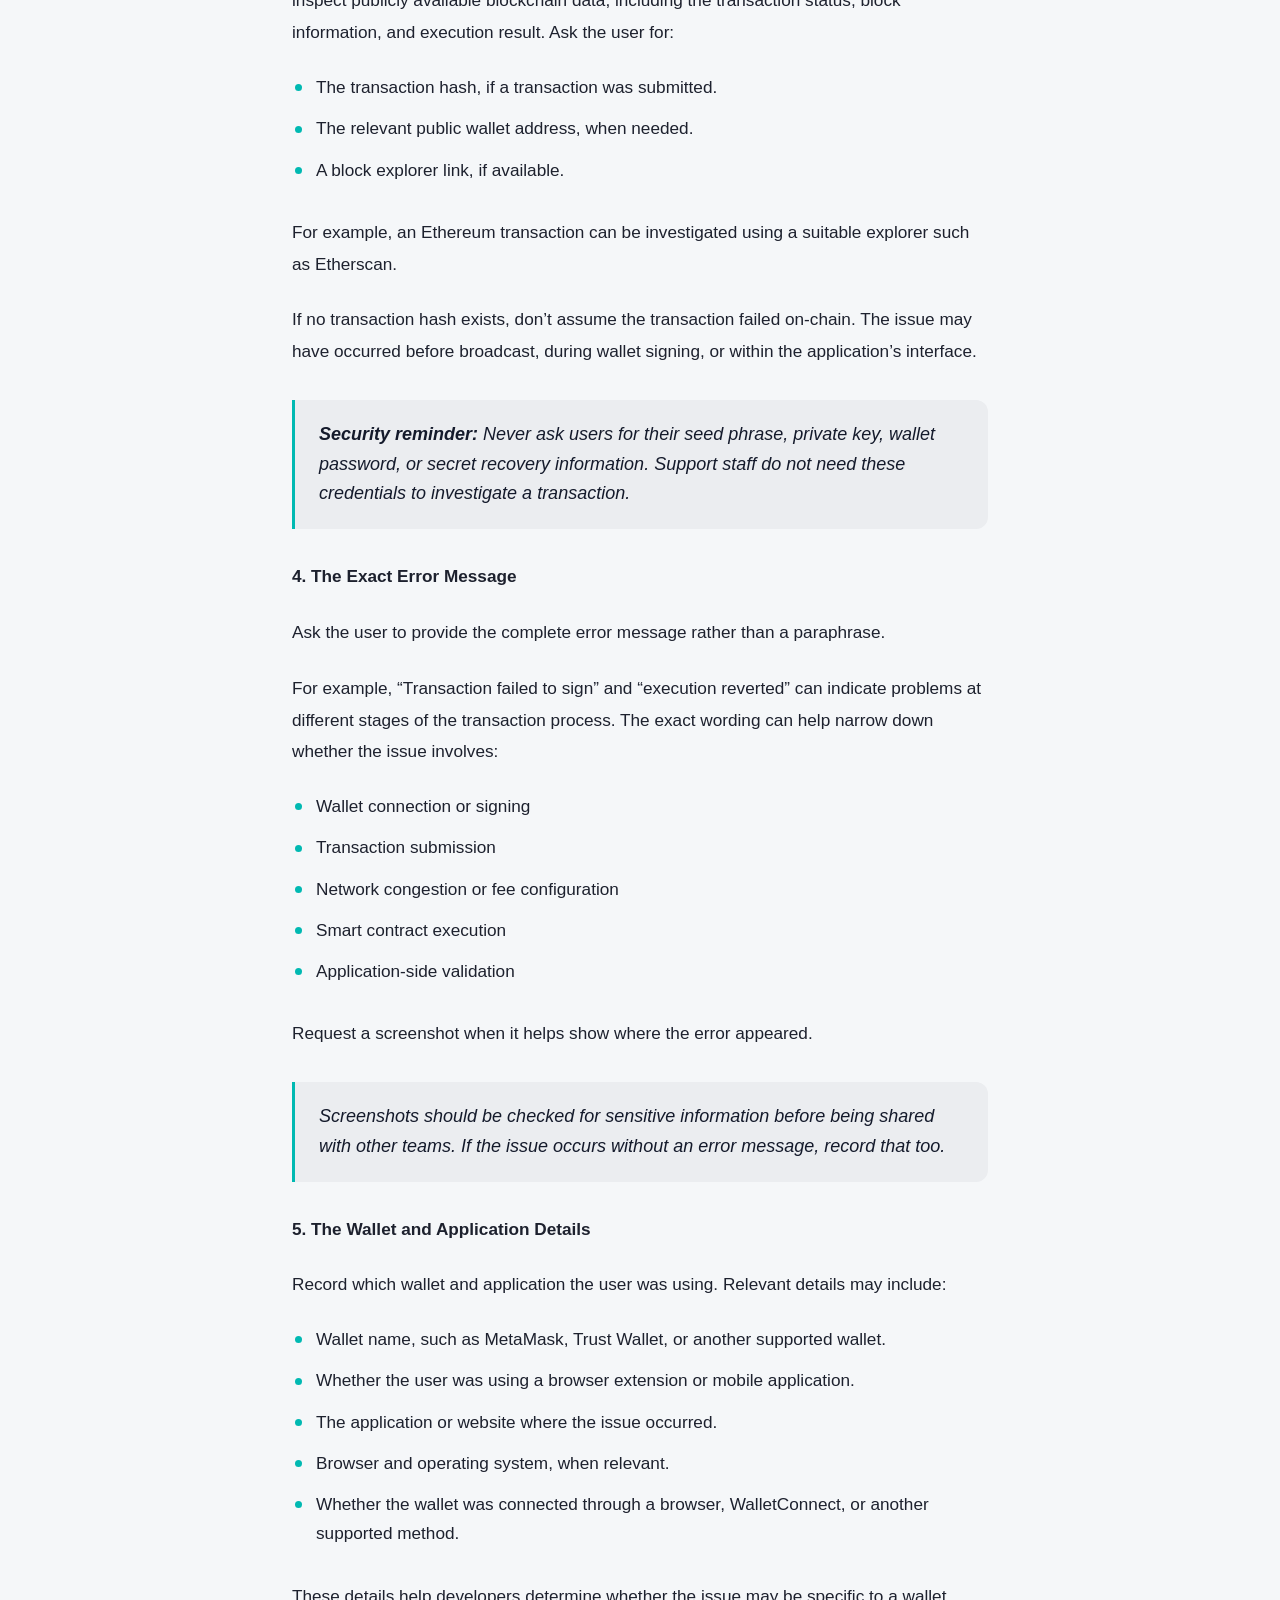
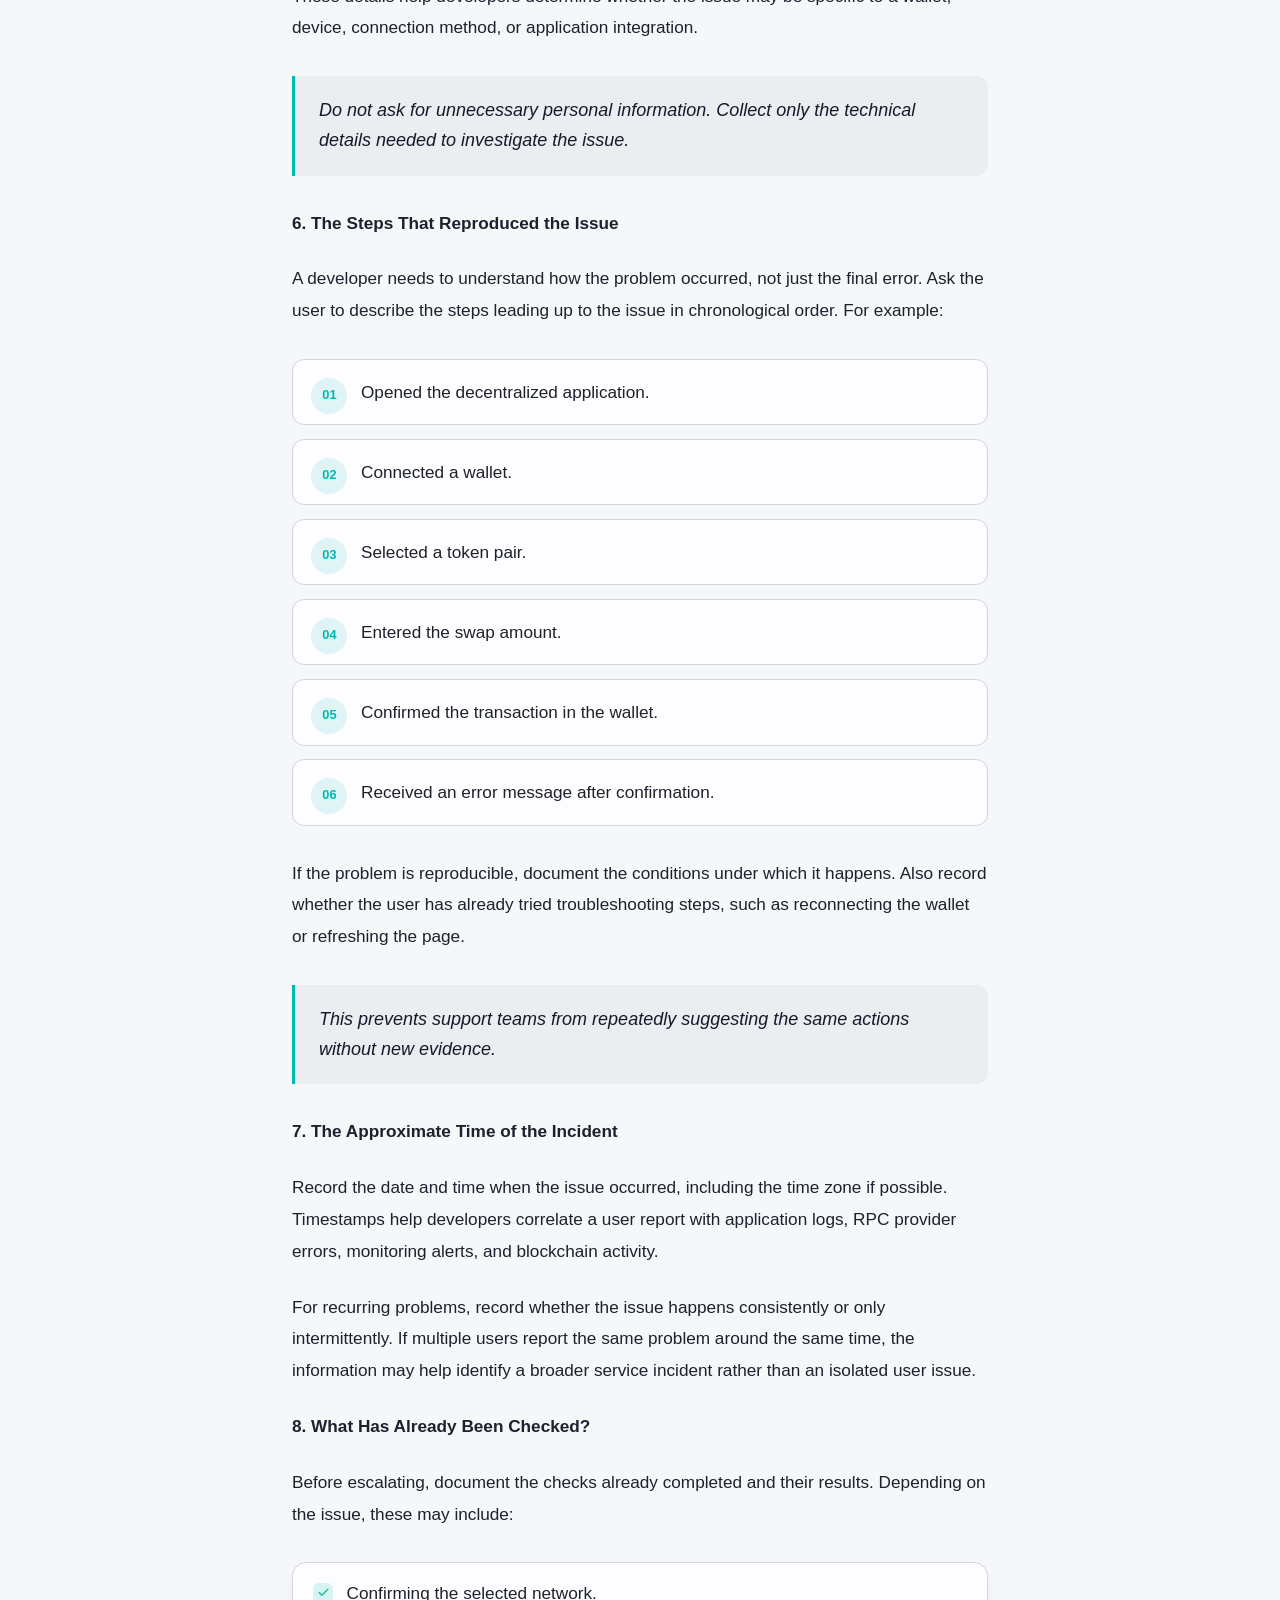
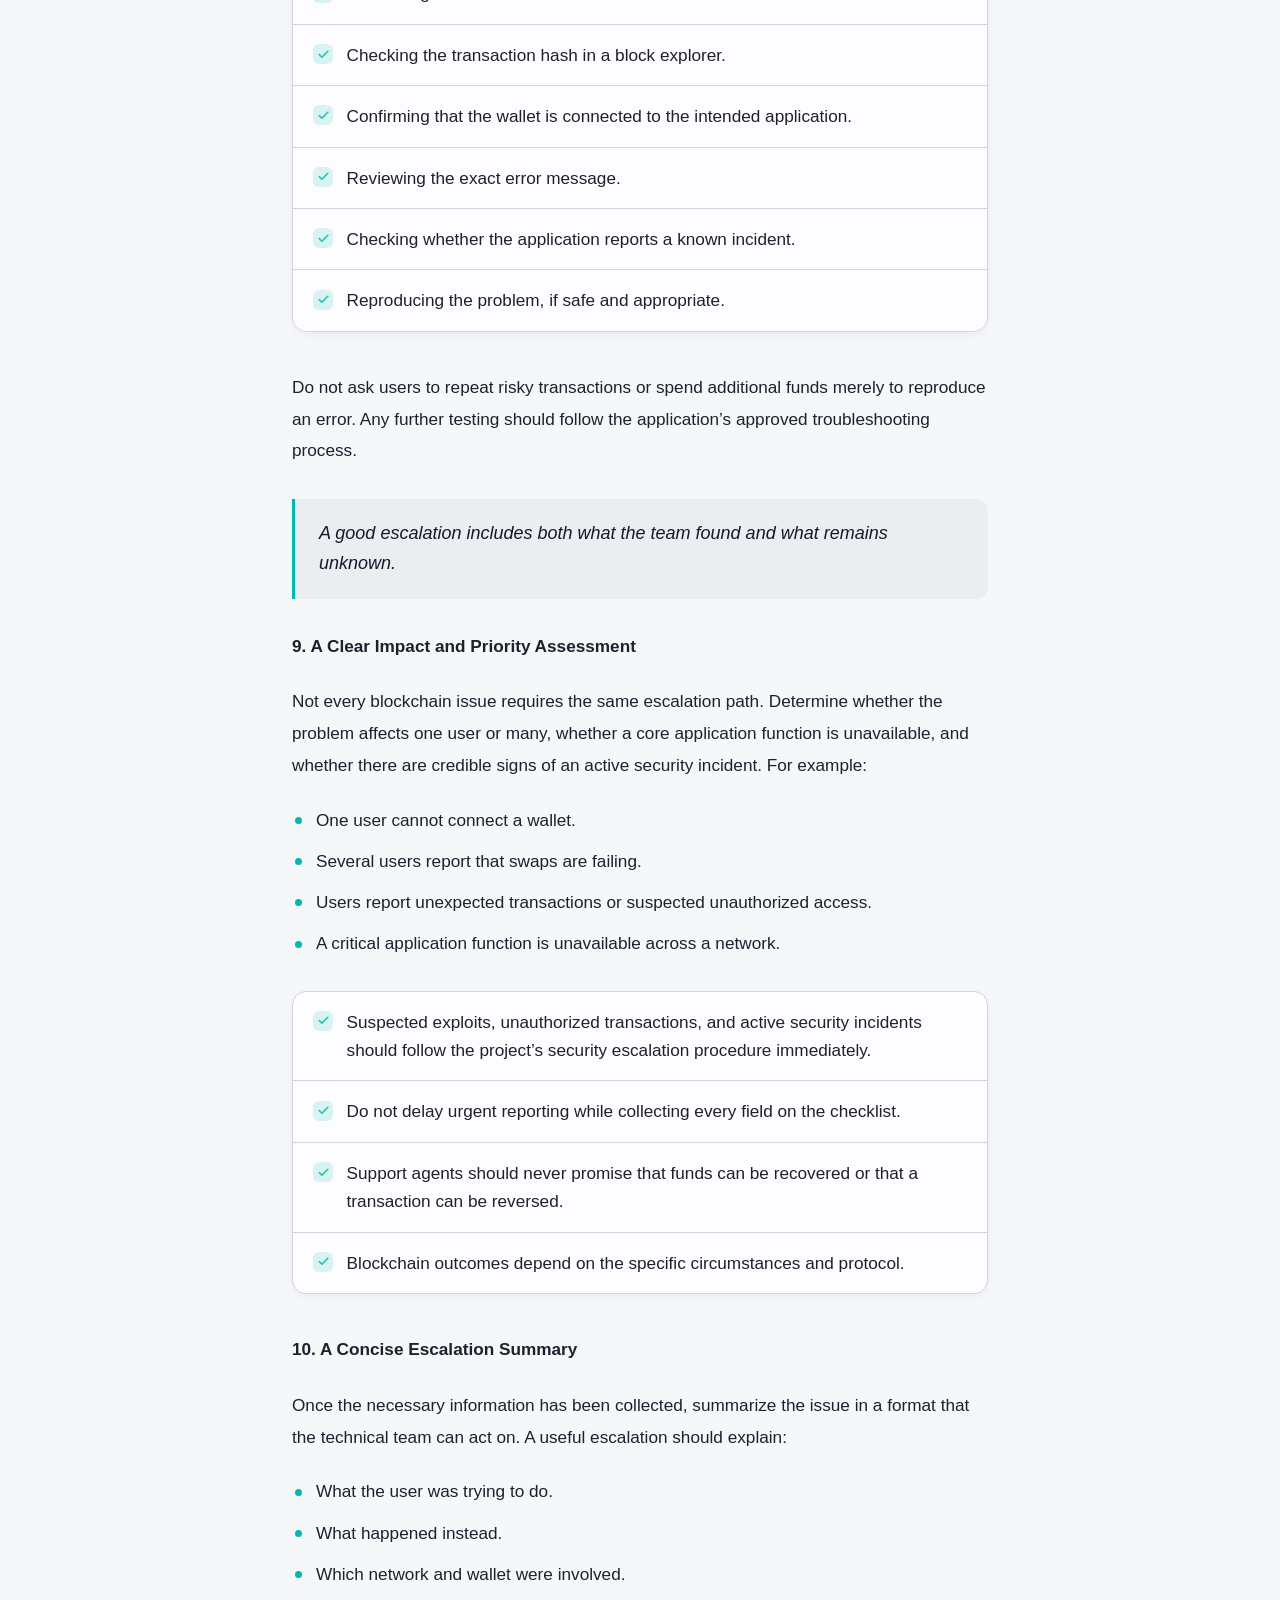
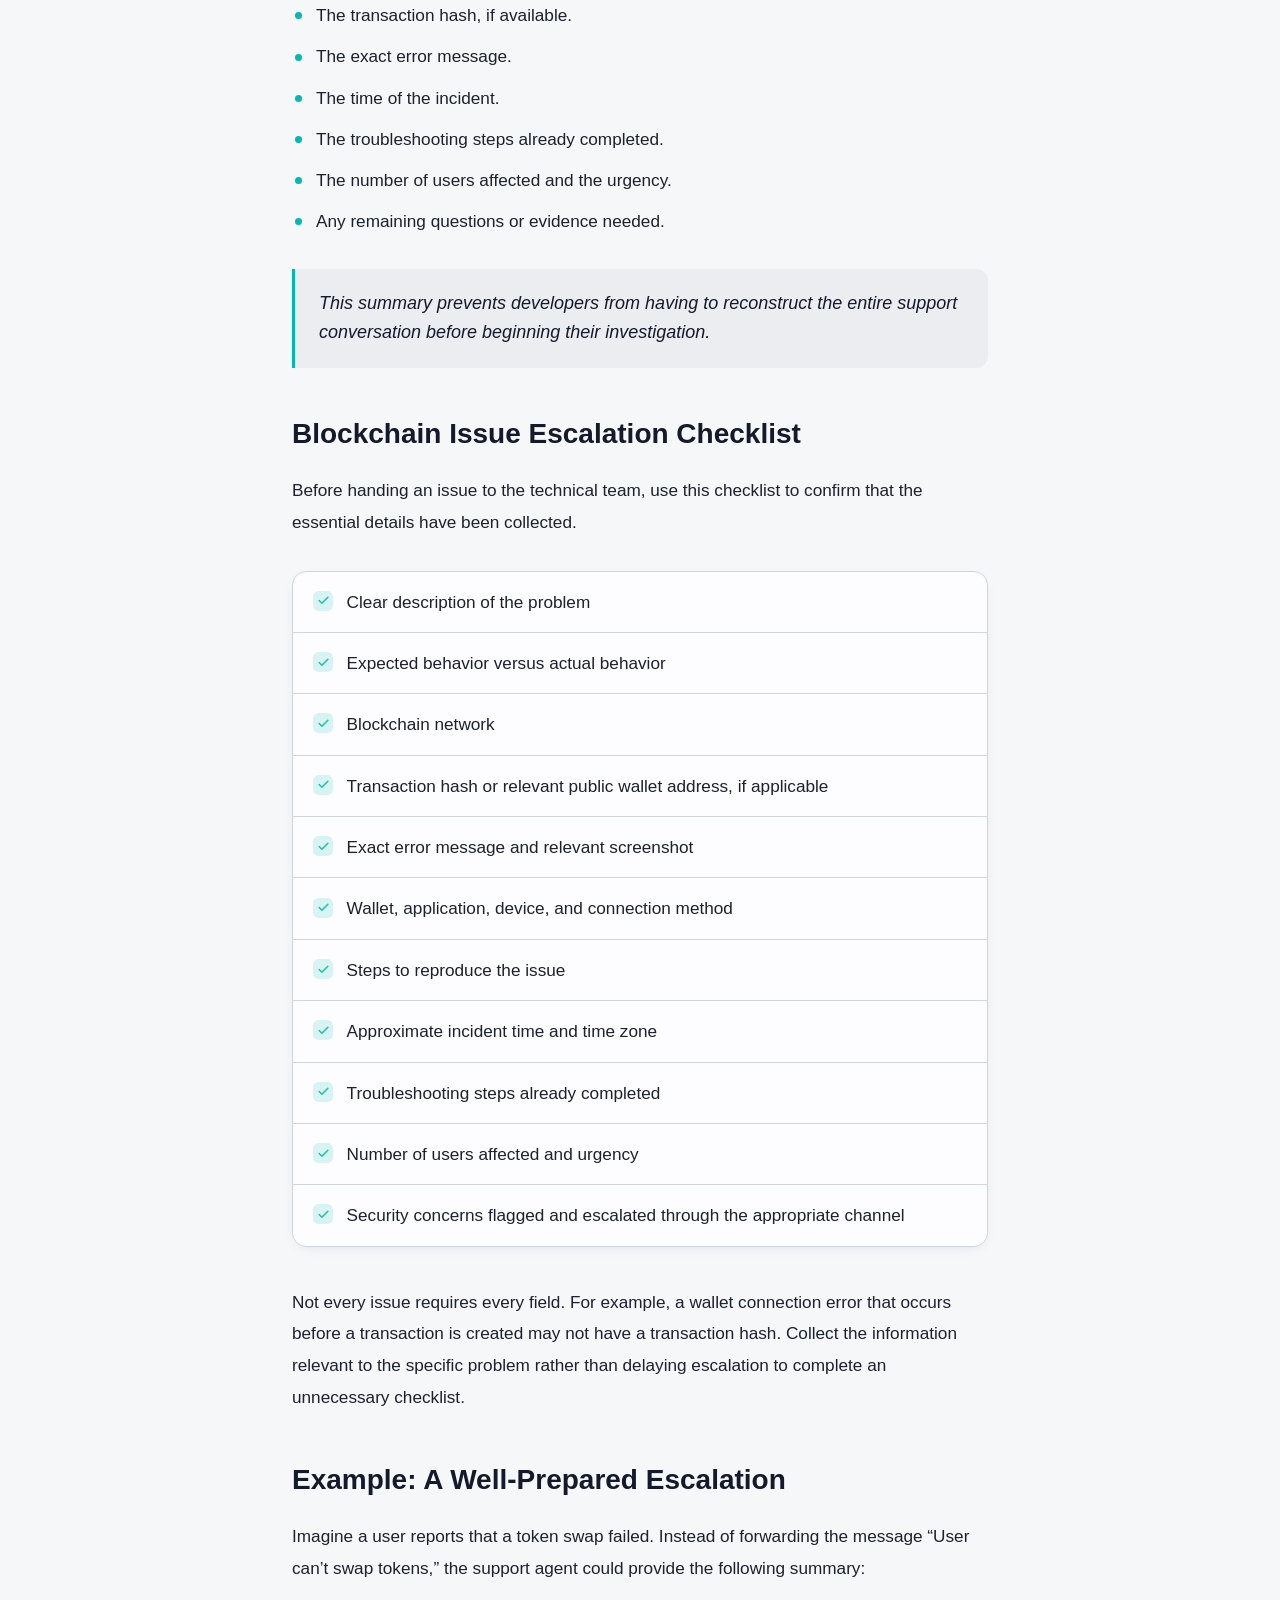
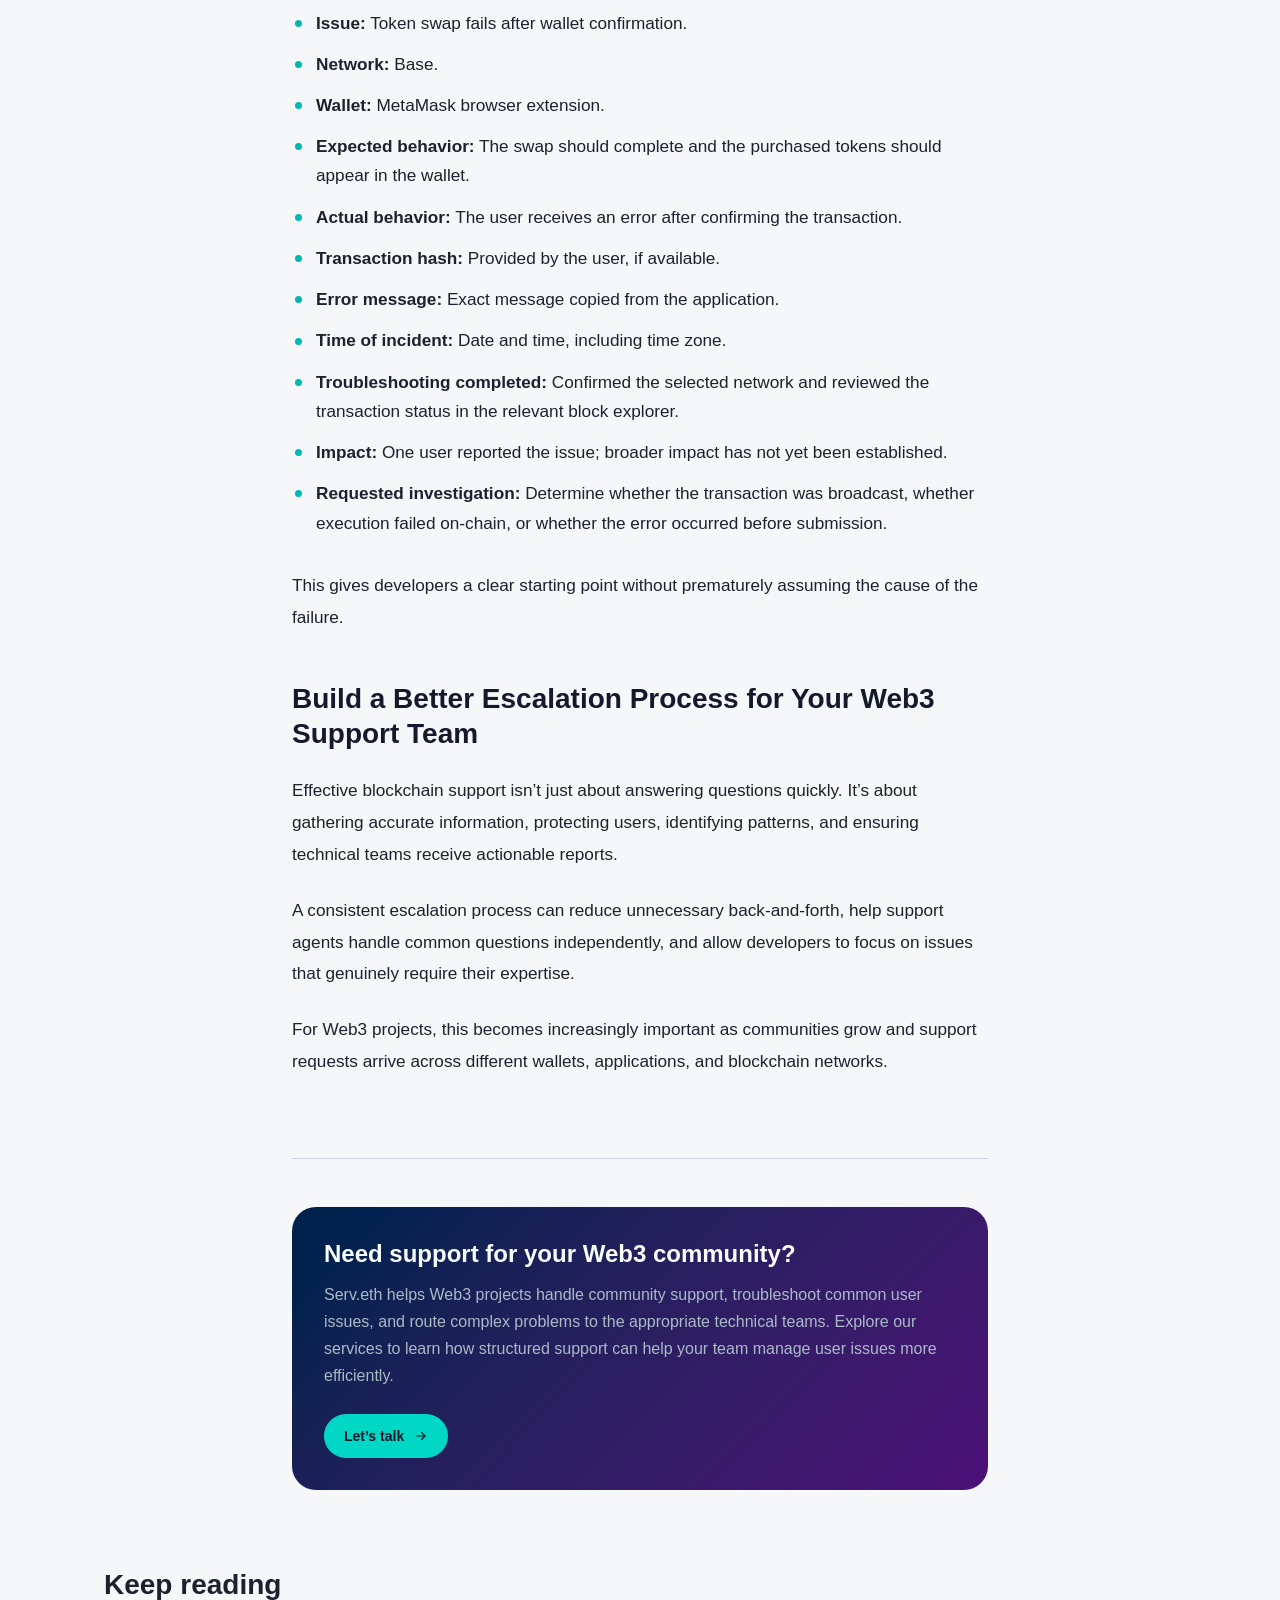
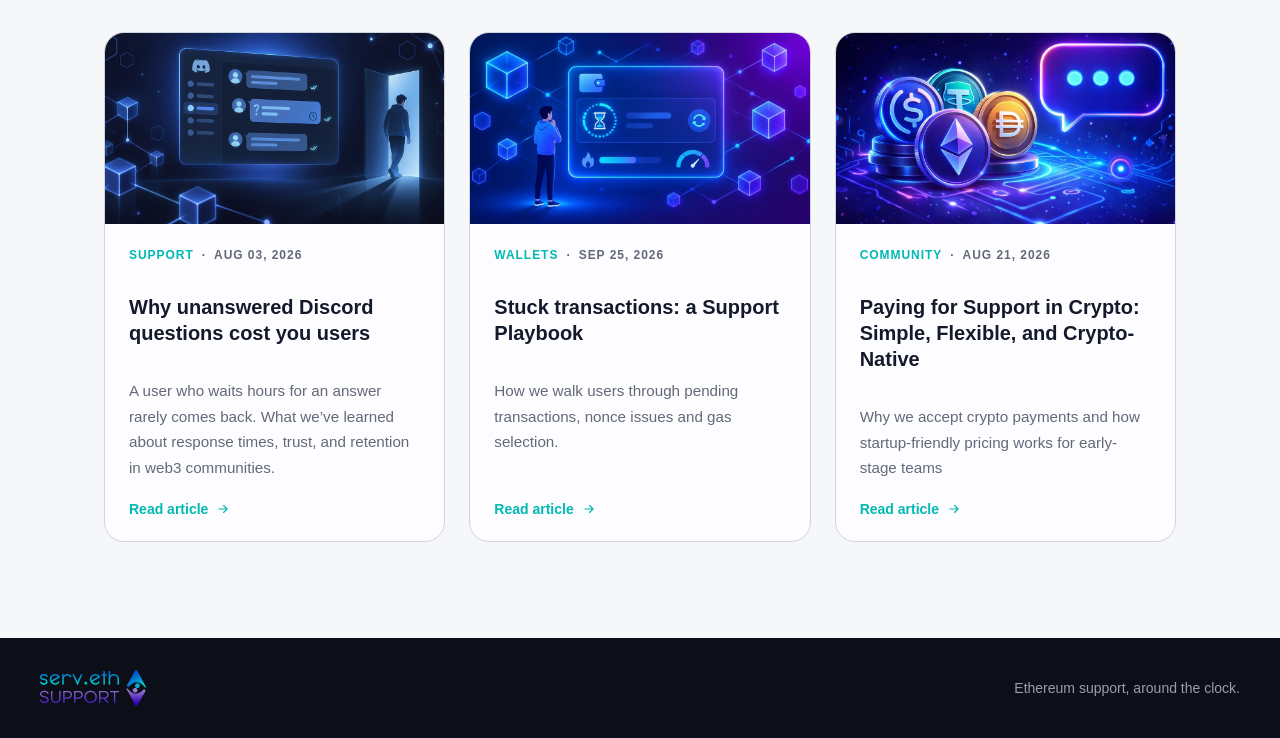
<file: blog/blockchain-issue-escalation-checklist.html>
<!doctype html>
<html lang="en">
	<head>
		<meta charset="utf-8">
		<meta name="viewport" content="width=device-width, initial-scale=1">
		<meta name="description" content="Learn what information to collect before escalating a blockchain issue, from transaction hashes and wallet details to error messages and troubleshooting steps." />
		<meta name="author" content="Serv.eth" />
		<meta property="og:type" content="article" />
		<meta property="og:title" content="What to Collect Before Escalating a Blockchain Issue — Serv.eth Blog" />
		<meta property="og:description" content="Learn what information to collect before escalating a blockchain issue, from transaction hashes and wallet details to error messages and troubleshooting steps." />
		<meta name="twitter:card" content="summary" />

		<link rel="icon" href="../img/favicon.png" type="image/png">
		<link rel="stylesheet" href="../styles.css" />
		<link rel="stylesheet" href="blog.css" />

		<title>What to Collect Before Escalating a Blockchain Issue | Serv.eth — Serv.eth Blog</title>
	</head>
	<body>
		<header class="blog-hero">
			<nav class="nav" aria-label="Primary navigation">
				<a href="../" aria-label="Serv.eth home">
					<img class="nav-logo" src="../img/logo.svg" alt="Serv.eth" />
				</a>
				<button class="nav-toggle" type="button" aria-expanded="false" aria-controls="primary-menu" aria-label="Open menu"><span></span><span></span><span></span></button>
				<div class="nav-links">
					<a class="nav-link" href="../#service">Our service</a>
					<a class="nav-link" href="../#about">About us</a>
					<a class="nav-link" href="../#testimonials">Testimonials</a>
					<a class="nav-link" href="../#pricing">Pricing</a>
					<a class="nav-link is-active" href="./" aria-current="page">Blog</a>
				</div>
				<a class="outline-button" href="../#contact">
					Let’s talk
					<svg class="icon" viewBox="0 0 24 24" aria-hidden="true"><path d="M5 12h14M13 6l6 6-6 6" /></svg>
				</a>
			</nav>
			<div class="blog-hero-inner article-header">
				<a class="back-link" href="./">
					<svg class="icon" viewBox="0 0 24 24" aria-hidden="true"><path d="M19 12H5M11 18l-6-6 6-6" /></svg>
					Back to blog
				</a>
				<p class="post-meta"><span class="post-category">Support</span><span>·</span><time datetime="2026-09-07">Sep 07, 2026</time><span>·</span><span>7 min read</span></p>
				<h1 class="hero-title">What information should you collect <strong>before escalating a blockchain issue?</strong></h1>
				<p class="hero-sub">The details that save your developers time, and the ones to gather before you pass a case on.</p>
				<div class="author">
					<span class="author-avatar" aria-hidden="true">BNG</span>
					<div>
						<p>Bing</p>
						<p class="author-role">Technical Support, Serv.eth Team</p>
					</div>
				</div>
				<figure class="hero-cover">
					<img class="cover-photo" src="../img/blog/blockchain-support-checklist.jpg" alt="Checklist clipboard with ticked boxes, a magnifying glass over a glowing blockchain cube, an Ethereum logo, and an alert bubble on a blue blockchain background" width="1200" height="630" />
				</figure>
			</div>
		</header>

		<main>
			<article class="article">

				<p>When a user reports a failed crypto transaction, a wallet connection problem, or an unexpected application error, the first instinct may be to send the issue straight to the development team. But an escalation without enough information often leads to more questions, longer resolution times, and unnecessary back-and-forth between support agents, users, and developers.</p>
				<p>In Web3, where transactions may be irreversible and issues can involve wallets, smart contracts, and multiple blockchain networks, collecting the right information from the beginning is essential. A structured support process helps teams identify the problem, rule out common causes, and give technical specialists the context they need to investigate.</p>
				<p>Here’s what your support team should collect before escalating a blockchain issue.</p>

				<h4>1. A Clear Description of the Problem</h4>
				<p>Start by understanding what the user was trying to do and what happened instead. Ask the user to describe the issue in their own words. Then clarify the expected result and the actual result. For example:</p>
				<ul>
					<li><strong>Expected result:</strong> The user wanted to swap ETH for a token.</li>
					<li><strong>Actual result:</strong> The swap failed, but the wallet still shows a gas fee was charged.</li>
					<li><strong>When it happened:</strong> The issue occurred after the user confirmed the transaction in their wallet.</li>
				</ul>
				<p>Avoid relying on vague descriptions such as “the app is broken” or “my transaction isn’t working.” These statements may describe different underlying problems. Useful questions include:</p>
				<ul>
					<li>What action were you trying to complete?</li>
					<li>What happened after you confirmed it?</li>
					<li>Did you receive an error message?</li>
					<li>Has this happened more than once?</li>
				</ul>
				<blockquote>The objective is to establish a clear timeline and understand the user’s intended action before investigating further.</blockquote>

				<h4>2. The Blockchain Network</h4>
				<p>Always establish which blockchain network the user was using. A transaction on Ethereum mainnet is different from one on Arbitrum, Base, Polygon, or another network. Even when applications support multiple networks, their contracts, balances, and transaction histories may differ.</p>
				<p>Ask the user to confirm the network selected in their wallet or application. Examples include:</p>
				<ul>
					<li>Ethereum mainnet</li>
					<li>Arbitrum One</li>
					<li>Base</li>
					<li>Polygon PoS</li>
				</ul>
				<p>If the user is unsure, a transaction hash or block explorer link may help identify the network.</p> 
				<blockquote>This information is especially important when investigating missing tokens, failed transactions, incorrect network selections, and wallet connection issues.</blockquote>

				<h4>3. The Transaction Hash or Relevant Wallet Address</h4>
				<p>For an on-chain transaction, the transaction hash is one of the most useful pieces of information you can collect. A transaction hash allows a support agent or developer to inspect publicly available blockchain data, including the transaction status, block information, and execution result. Ask the user for:</p>
				<ul>
					<li>The transaction hash, if a transaction was submitted.</li>
					<li>The relevant public wallet address, when needed.</li>
					<li>A block explorer link, if available.</li>
				</ul>
				<p>For example, an Ethereum transaction can be investigated using a suitable explorer such as Etherscan.</p>
				<p>If no transaction hash exists, don’t assume the transaction failed on-chain. The issue may have occurred before broadcast, during wallet signing, or within the application’s interface.</p>
				<blockquote><strong>Security reminder:</strong> Never ask users for their seed phrase, private key, wallet password, or secret recovery information. Support staff do not need these credentials to investigate a transaction.</blockquote>

				<h4>4. The Exact Error Message</h4>
				<p>Ask the user to provide the complete error message rather than a paraphrase.</p>
				<p>For example, “Transaction failed to sign” and “execution reverted” can indicate problems at different stages of the transaction process. The exact wording can help narrow down whether the issue involves:</p>
				<ul>
					<li>Wallet connection or signing</li>
					<li>Transaction submission</li>
					<li>Network congestion or fee configuration</li>
					<li>Smart contract execution</li>
					<li>Application-side validation</li>
				</ul>
				<p>Request a screenshot when it helps show where the error appeared.</p> 
				<blockquote>Screenshots should be checked for sensitive information before being shared with other teams. If the issue occurs without an error message, record that too.</blockquote>

				<h4>5. The Wallet and Application Details</h4>
				<p>Record which wallet and application the user was using. Relevant details may include:</p>
				<ul>
					<li>Wallet name, such as MetaMask, Trust Wallet, or another supported wallet.</li>
					<li>Whether the user was using a browser extension or mobile application.</li>
					<li>The application or website where the issue occurred.</li>
					<li>Browser and operating system, when relevant.</li>
					<li>Whether the wallet was connected through a browser, WalletConnect, or another supported method.</li>
				</ul>				
					<p>These details help developers determine whether the issue may be specific to a wallet, device, connection method, or application integration.</p>
					<blockquote>Do not ask for unnecessary personal information. Collect only the technical details needed to investigate the issue.</blockquote>

				<h4>6. The Steps That Reproduced the Issue</h4>
				<p>A developer needs to understand how the problem occurred, not just the final error. Ask the user to describe the steps leading up to the issue in chronological order. For example:</p>
				<ol>
					<li>Opened the decentralized application.</li>
					<li>Connected a wallet.</li>
					<li>Selected a token pair.</li>
					<li>Entered the swap amount.</li>
					<li>Confirmed the transaction in the wallet.</li>
					<li>Received an error message after confirmation.</li>
				</ol>
				<p>If the problem is reproducible, document the conditions under which it happens. Also record whether the user has already tried troubleshooting steps, such as reconnecting the wallet or refreshing the page.</p> 
				<blockquote>This prevents support teams from repeatedly suggesting the same actions without new evidence.</blockquote>

				<h4>7. The Approximate Time of the Incident</h4>
				<p>Record the date and time when the issue occurred, including the time zone if possible. Timestamps help developers correlate a user report with application logs, RPC provider errors, monitoring alerts, and blockchain activity.</p>
				<p>For recurring problems, record whether the issue happens consistently or only intermittently. If multiple users report the same problem around the same time, the information may help identify a broader service incident rather than an isolated user issue.</p>

				<h4>8. What Has Already Been Checked?</h4>
				<p>Before escalating, document the checks already completed and their results. Depending on the issue, these may include:</p>
				<ul class="checklist">
					<li>Confirming the selected network.</li>
					<li>Checking the transaction hash in a block explorer.</li>
					<li>Confirming that the wallet is connected to the intended application.</li>
					<li>Reviewing the exact error message.</li>
					<li>Checking whether the application reports a known incident.</li>
					<li>Reproducing the problem, if safe and appropriate.</li>
				</ul>
				<p>Do not ask users to repeat risky transactions or spend additional funds merely to reproduce an error. Any further testing should follow the application’s approved troubleshooting process.</p> 
				<blockquote>A good escalation includes both what the team found and what remains unknown.</blockquote>

				<h4>9. A Clear Impact and Priority Assessment</h4>
				<p>Not every blockchain issue requires the same escalation path. Determine whether the problem affects one user or many, whether a core application function is unavailable, and whether there are credible signs of an active security incident. For example:</p>
				<ul>
					<li>One user cannot connect a wallet.</li>
					<li>Several users report that swaps are failing.</li>
					<li>Users report unexpected transactions or suspected unauthorized access.</li>
					<li>A critical application function is unavailable across a network.</li>
				</ul>
					<ul class="checklist">
						<li>Suspected exploits, unauthorized transactions, and active security incidents should follow the project’s security escalation procedure immediately.</li>
						<li>Do not delay urgent reporting while collecting every field on the checklist.</li>
						<li>Support agents should never promise that funds can be recovered or that a transaction can be reversed.</li>
						<li>Blockchain outcomes depend on the specific circumstances and protocol.</li>
					</ul>

				<h4>10. A Concise Escalation Summary</h4>
				<p>Once the necessary information has been collected, summarize the issue in a format that the technical team can act on. A useful escalation should explain:</p>
				<ul>
					<li>What the user was trying to do.</li>
					<li>What happened instead.</li>
					<li>Which network and wallet were involved.</li>
					<li>The transaction hash, if available.</li>
					<li>The exact error message.</li>
					<li>The time of the incident.</li>
					<li>The troubleshooting steps already completed.</li>
					<li>The number of users affected and the urgency.</li>
					<li>Any remaining questions or evidence needed.</li>
				</ul>
				<blockquote>This summary prevents developers from having to reconstruct the entire support conversation before beginning their investigation.</blockquote>

				<h2>Blockchain Issue Escalation Checklist</h2>
				<p>Before handing an issue to the technical team, use this checklist to confirm that the essential details have been collected.</p>
				<ul class="checklist">
					<li>Clear description of the problem</li>
					<li>Expected behavior versus actual behavior</li>
					<li>Blockchain network</li>
					<li>Transaction hash or relevant public wallet address, if applicable</li>
					<li>Exact error message and relevant screenshot</li>
					<li>Wallet, application, device, and connection method</li>
					<li>Steps to reproduce the issue</li>
					<li>Approximate incident time and time zone</li>
					<li>Troubleshooting steps already completed</li>
					<li>Number of users affected and urgency</li>
					<li>Security concerns flagged and escalated through the appropriate channel</li>
				</ul>
				<p>Not every issue requires every field. For example, a wallet connection error that occurs before a transaction is created may not have a transaction hash. Collect the information relevant to the specific problem rather than delaying escalation to complete an unnecessary checklist.</p>

				<h2>Example: A Well-Prepared Escalation</h2>
				<p>Imagine a user reports that a token swap failed. Instead of forwarding the message “User can’t swap tokens,” the support agent could provide the following summary:</p>
				<ul>
					<li><strong>Issue:</strong> Token swap fails after wallet confirmation.</li>
					<li><strong>Network:</strong> Base.</li>
					<li><strong>Wallet:</strong> MetaMask browser extension.</li>
					<li><strong>Expected behavior:</strong> The swap should complete and the purchased tokens should appear in the wallet.</li>
					<li><strong>Actual behavior:</strong> The user receives an error after confirming the transaction.</li>
					<li><strong>Transaction hash:</strong> Provided by the user, if available.</li>
					<li><strong>Error message:</strong> Exact message copied from the application.</li>
					<li><strong>Time of incident:</strong> Date and time, including time zone.</li>
					<li><strong>Troubleshooting completed:</strong> Confirmed the selected network and reviewed the transaction status in the relevant block explorer.</li>
					<li><strong>Impact:</strong> One user reported the issue; broader impact has not yet been established.</li>
					<li><strong>Requested investigation:</strong> Determine whether the transaction was broadcast, whether execution failed on-chain, or whether the error occurred before submission.</li>
				</ul>
				<p>This gives developers a clear starting point without prematurely assuming the cause of the failure.</p>

				<h2>Build a Better Escalation Process for Your Web3 Support Team</h2>
				<p>Effective blockchain support isn’t just about answering questions quickly. It’s about gathering accurate information, protecting users, identifying patterns, and ensuring technical teams receive actionable reports.</p>
				<p>A consistent escalation process can reduce unnecessary back-and-forth, help support agents handle common questions independently, and allow developers to focus on issues that genuinely require their expertise.</p>
				<p>For Web3 projects, this becomes increasingly important as communities grow and support requests arrive across different wallets, applications, and blockchain networks.</p>				
			</article>

			<div class="article-footer">
				<aside class="article-cta">
					<h2>Need support for your Web3 community?</h2>
					<p>Serv.eth helps Web3 projects handle community support, troubleshoot common user issues, and route complex problems to the appropriate technical teams. Explore our services to learn how structured support can help your team manage user issues more efficiently.</p>
					<a class="primary-button" href="../#contact">
						Let’s talk
						<svg class="icon" viewBox="0 0 24 24" aria-hidden="true"><path d="M5 12h14M13 6l6 6-6 6" /></svg>
					</a>
				</aside>
			</div>

			<section class="related" aria-labelledby="related-title">
				<h2 id="related-title" class="section-title">Keep reading</h2>
				<div class="post-grid">
					<article class="post-card">
						<a class="post-cover" href="why-unanswered-discord-questions-cost-you-users.html" tabindex="-1" aria-hidden="true">
							<img class="cover-photo" src="../img/blog/discord-unanswered-hero.jpg" alt="" loading="lazy" />
						</a>
						<div class="post-card-body">
							<p class="post-meta"><span class="post-category">Support</span><span>·</span><time datetime="2026-08-03">Aug 03, 2026</time></p>
							<h3 class="post-title"><a href="why-unanswered-discord-questions-cost-you-users.html">Why unanswered Discord questions cost you users</a></h3>
							<p class="post-excerpt">A user who waits hours for an answer rarely comes back. What we’ve learned about response times, trust, and retention in web3 communities.</p>
							<a class="read-more" href="why-unanswered-discord-questions-cost-you-users.html">
								Read article
								<svg class="icon" viewBox="0 0 24 24" aria-hidden="true"><path d="M5 12h14M13 6l6 6-6 6" /></svg>
							</a>
						</div>
					</article>
					<article class="post-card">
						<a class="post-cover" href="stuck-crypto-transactions.html" tabindex="-1" aria-hidden="true">
							<img class="cover-photo" src="../img/blog/stuck-transactions.jpg" alt="" loading="lazy" />
						</a>
						<div class="post-card-body">
							<p class="post-meta"><span class="post-category">Wallets</span><span>·</span><time datetime="2026-09-25">Sep 25, 2026</time></p>
							<h3 class="post-title"><a href="stuck-crypto-transactions.html">Stuck transactions: a Support Playbook</a></h3>
							<p class="post-excerpt">How we walk users through pending transactions, nonce issues and gas selection.</p>
							<a class="read-more" href="stuck-crypto-transactions.html">
								Read article
								<svg class="icon" viewBox="0 0 24 24" aria-hidden="true"><path d="M5 12h14M13 6l6 6-6 6" /></svg>
							</a>
						</div>
					</article>
					<article class="post-card">
						<a class="post-cover" href="paying-for-support-in-crypto.html" tabindex="-1" aria-hidden="true">
							<img class="cover-photo" src="../img/blog/paying-support.jpg" alt="" loading="lazy" />
						</a>
						<div class="post-card-body">
							<p class="post-meta"><span class="post-category">Community</span><span>·</span><time datetime="2026-08-21">Aug 21, 2026</time></p>
							<h3 class="post-title"><a href="paying-for-support-in-crypto.html">Paying for Support in Crypto: Simple, Flexible, and Crypto-Native</a></h3>
							<p class="post-excerpt">Why we accept crypto payments and how startup-friendly pricing works for early-stage teams</p>
							<a class="read-more" href="paying-for-support-in-crypto.html">
								Read article
								<svg class="icon" viewBox="0 0 24 24" aria-hidden="true"><path d="M5 12h14M13 6l6 6-6 6" /></svg>
							</a>
						</div>
					</article>
				</div>
			</section>
		</main>

		<footer class="footer">
			<img src="../img/logo.svg" alt="Serv.eth" />
			<p>Ethereum support, around the clock.</p>
		</footer>

		<script>
			(() => {
				const nav = document.querySelector('.nav');
				const toggle = nav.querySelector('.nav-toggle');
				const setOpen = (open) => {
					nav.classList.toggle('is-open', open);
					toggle.setAttribute('aria-expanded', String(open));
					toggle.setAttribute('aria-label', open ? 'Close menu' : 'Open menu');
				};
				toggle.addEventListener('click', () => setOpen(!nav.classList.contains('is-open')));
				nav.querySelectorAll('.nav-link').forEach((link) => link.addEventListener('click', () => setOpen(false)));
			})();
		</script>
	</body>
</html>
</file>
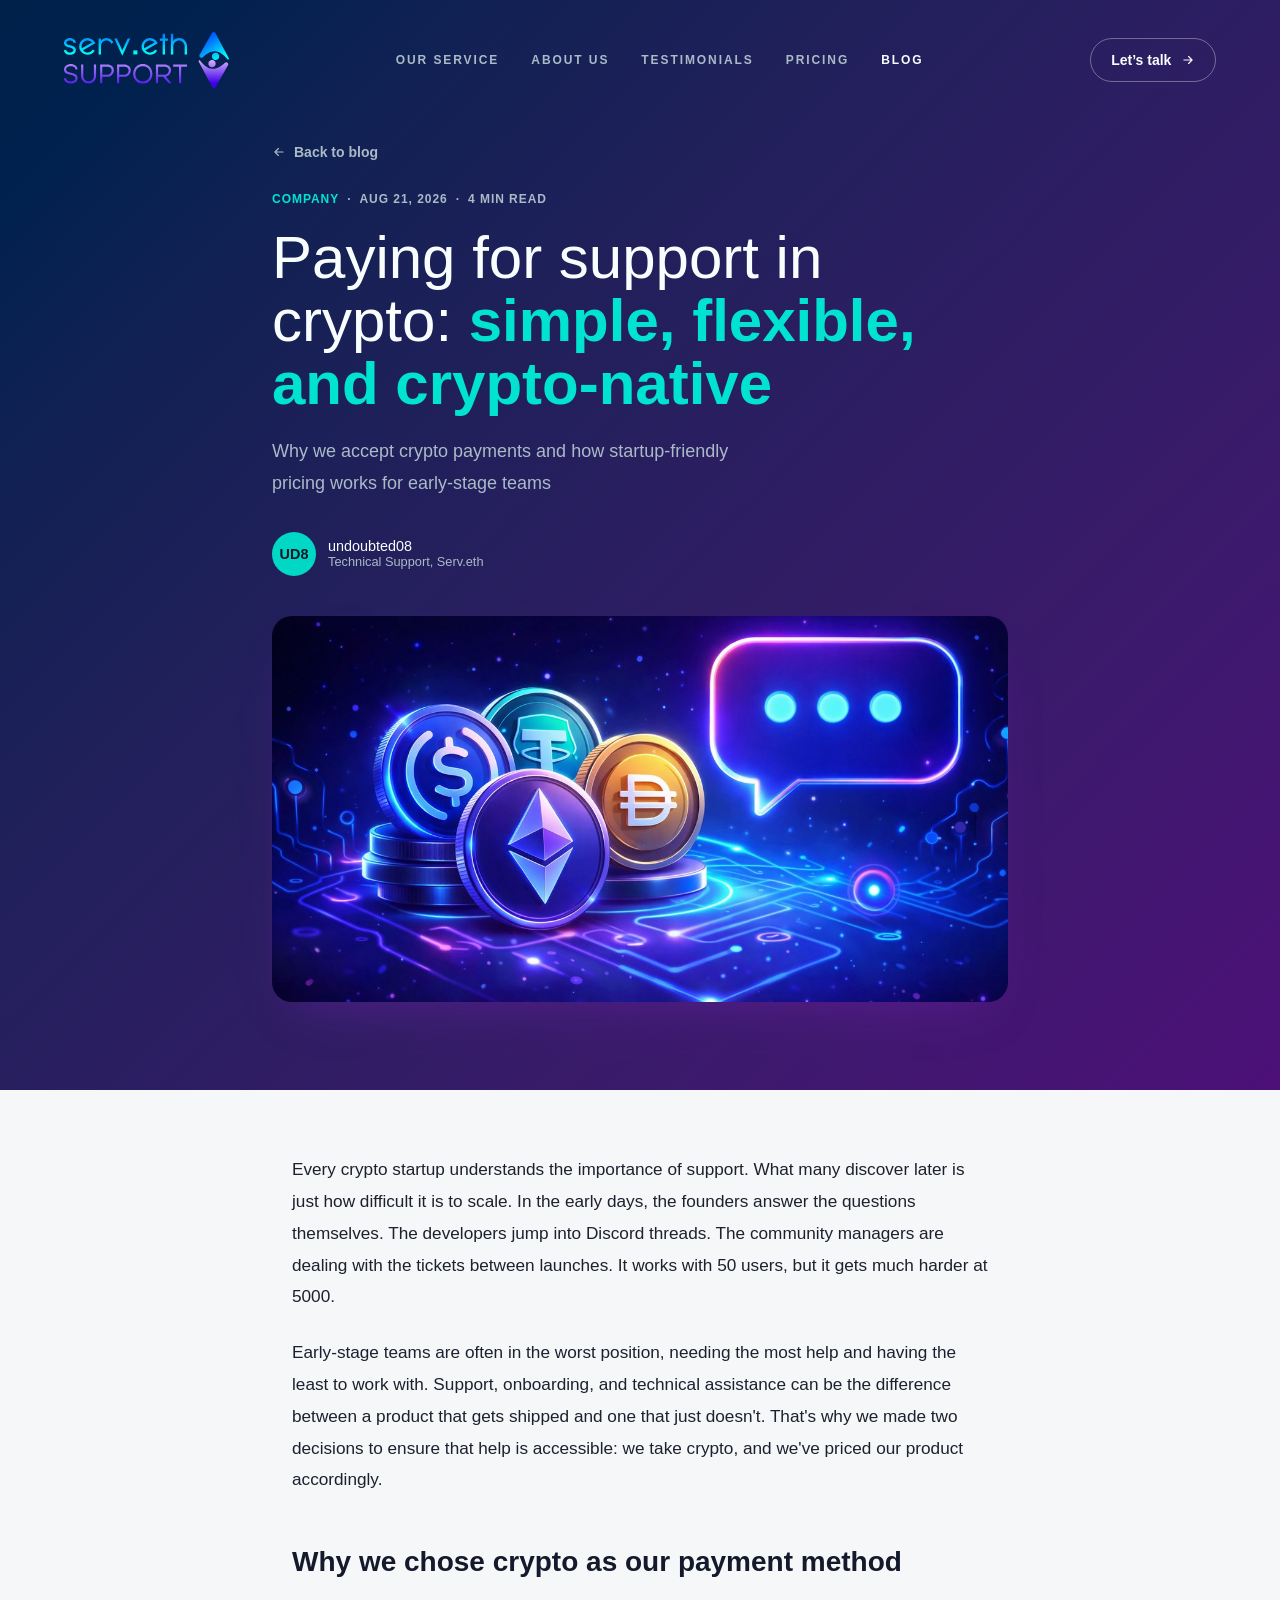
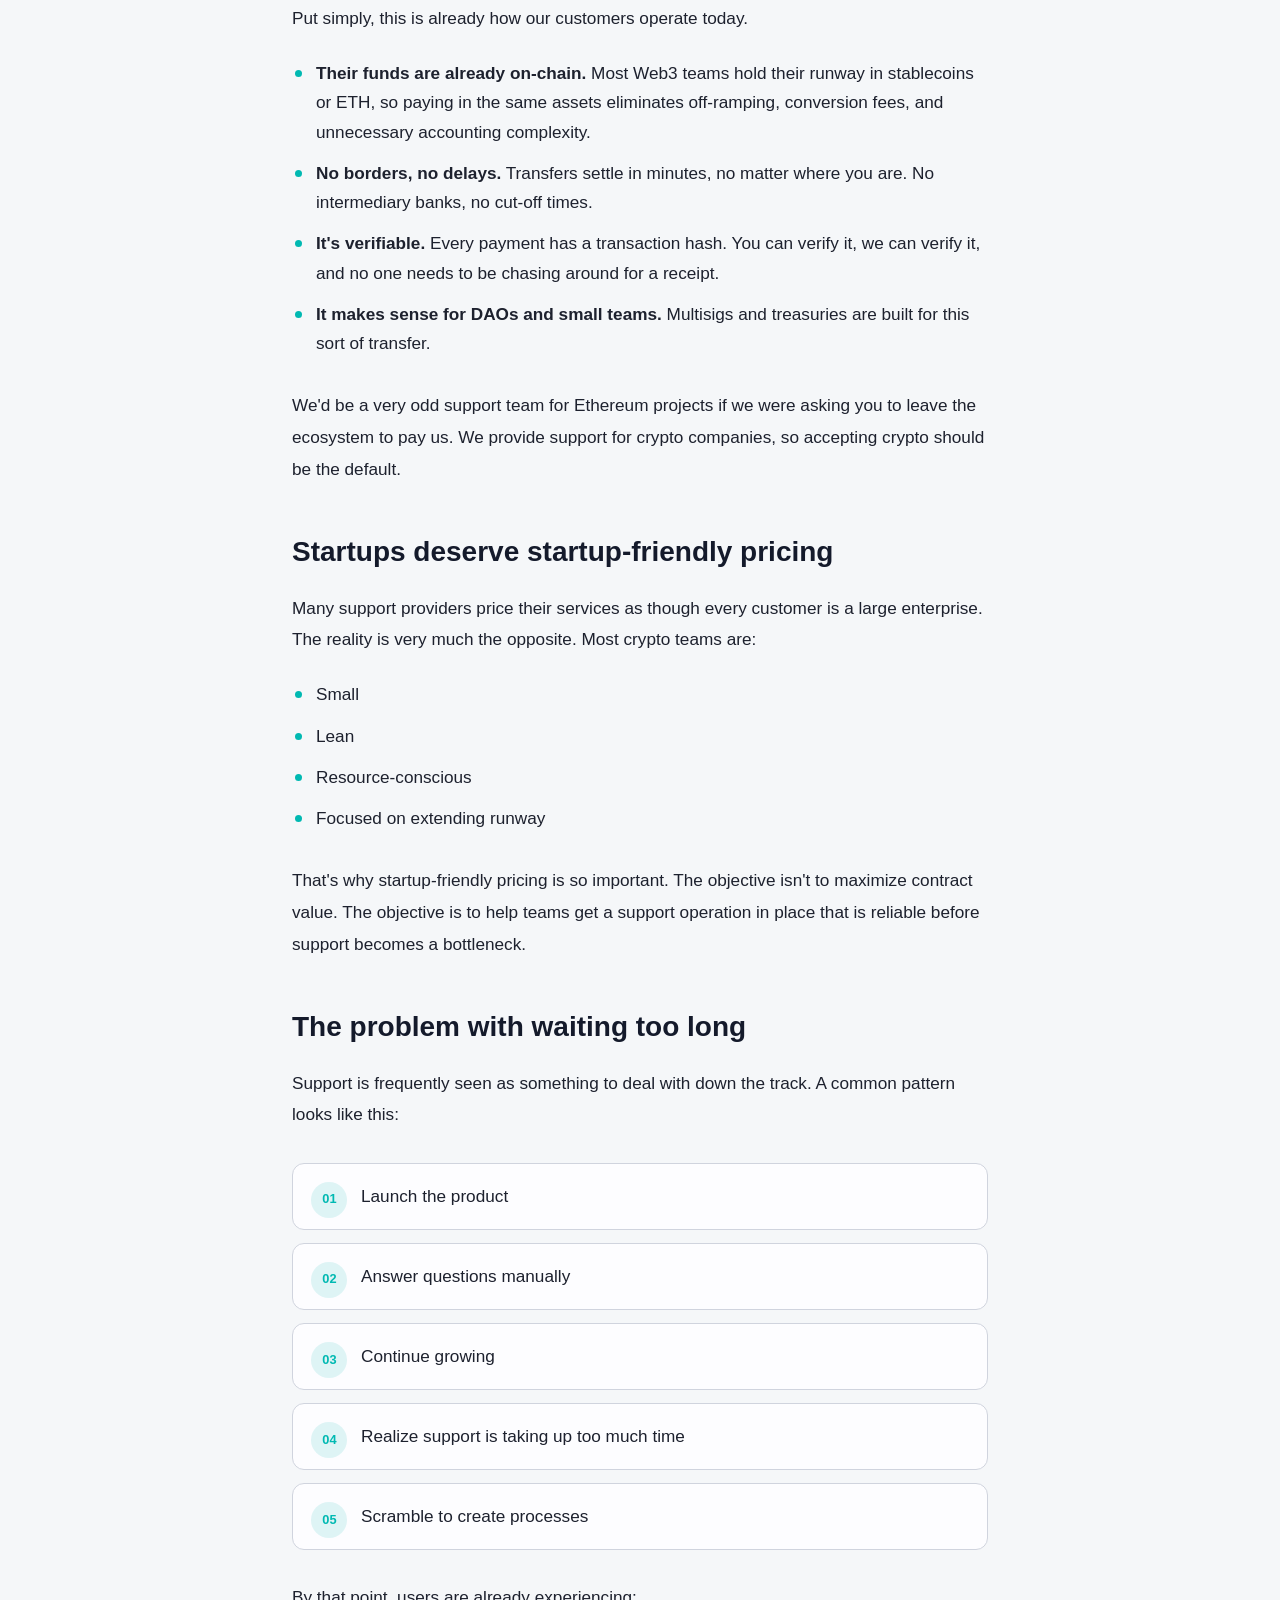
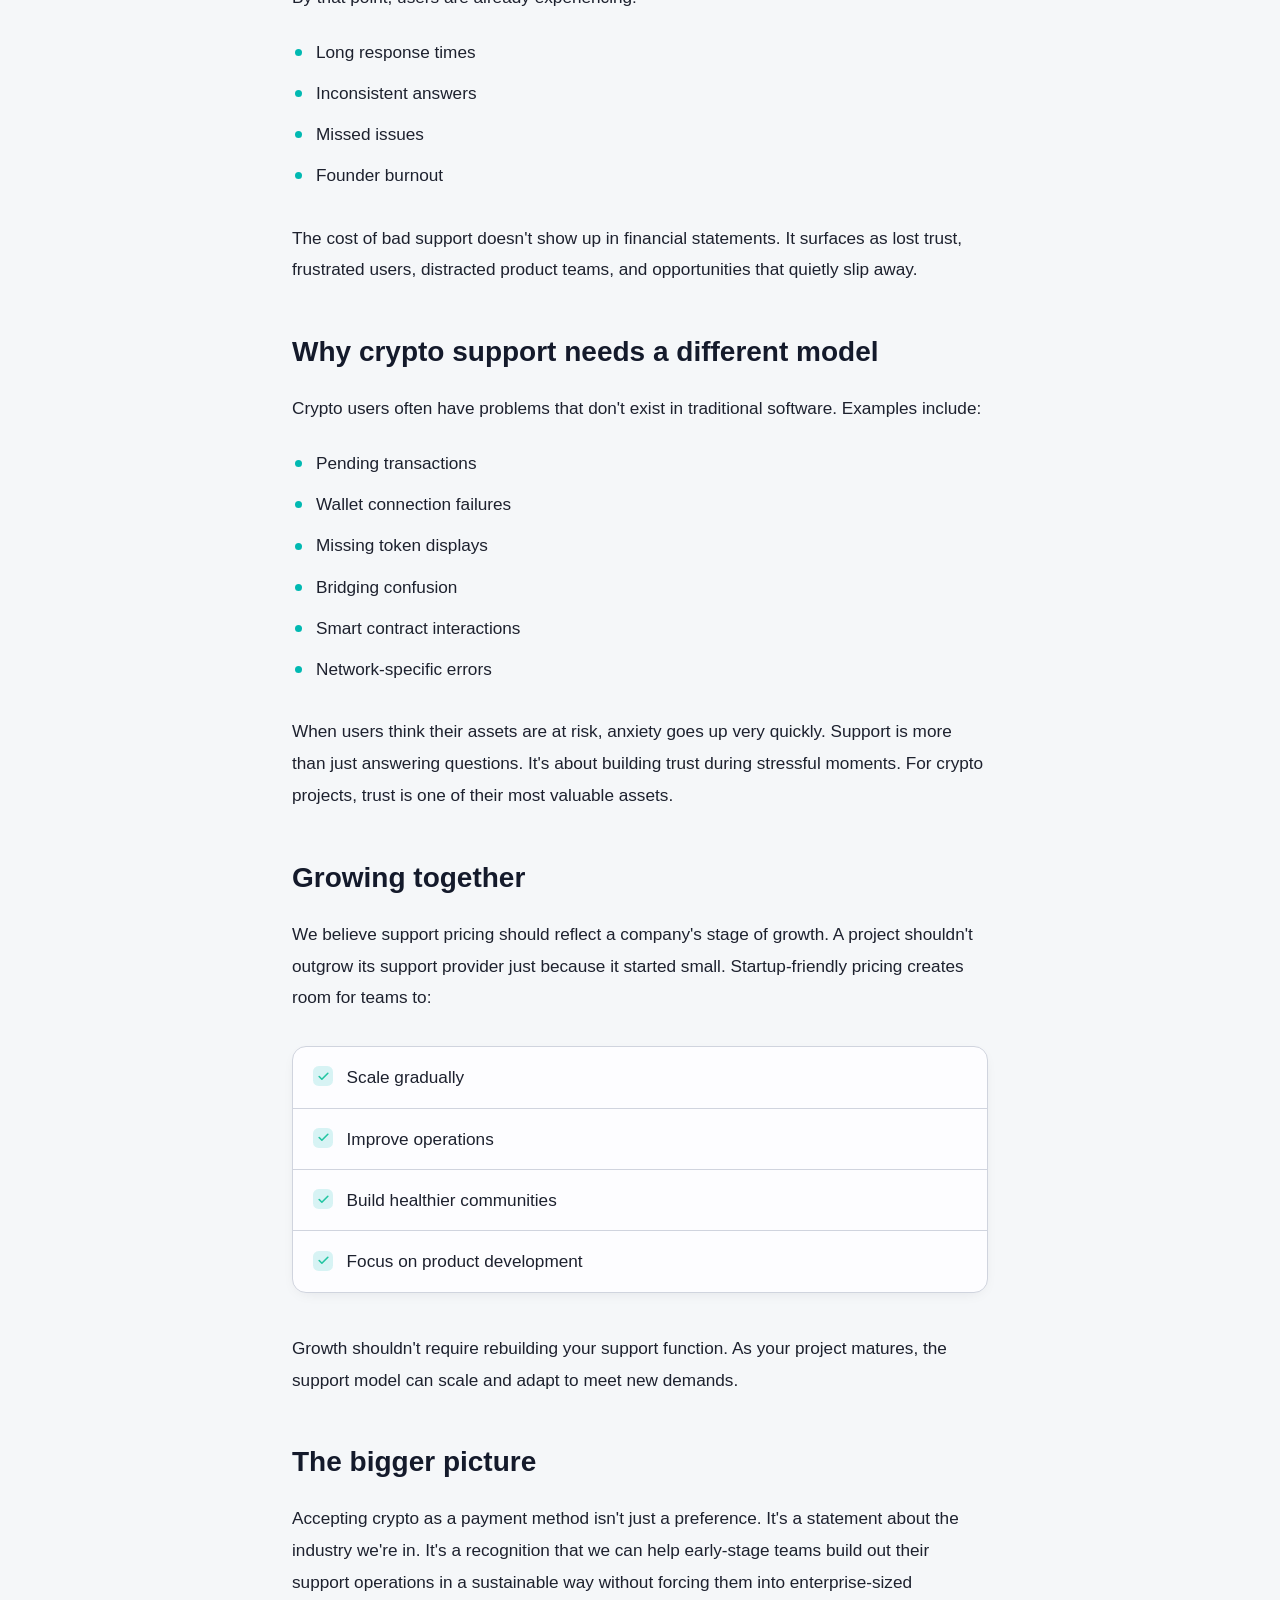
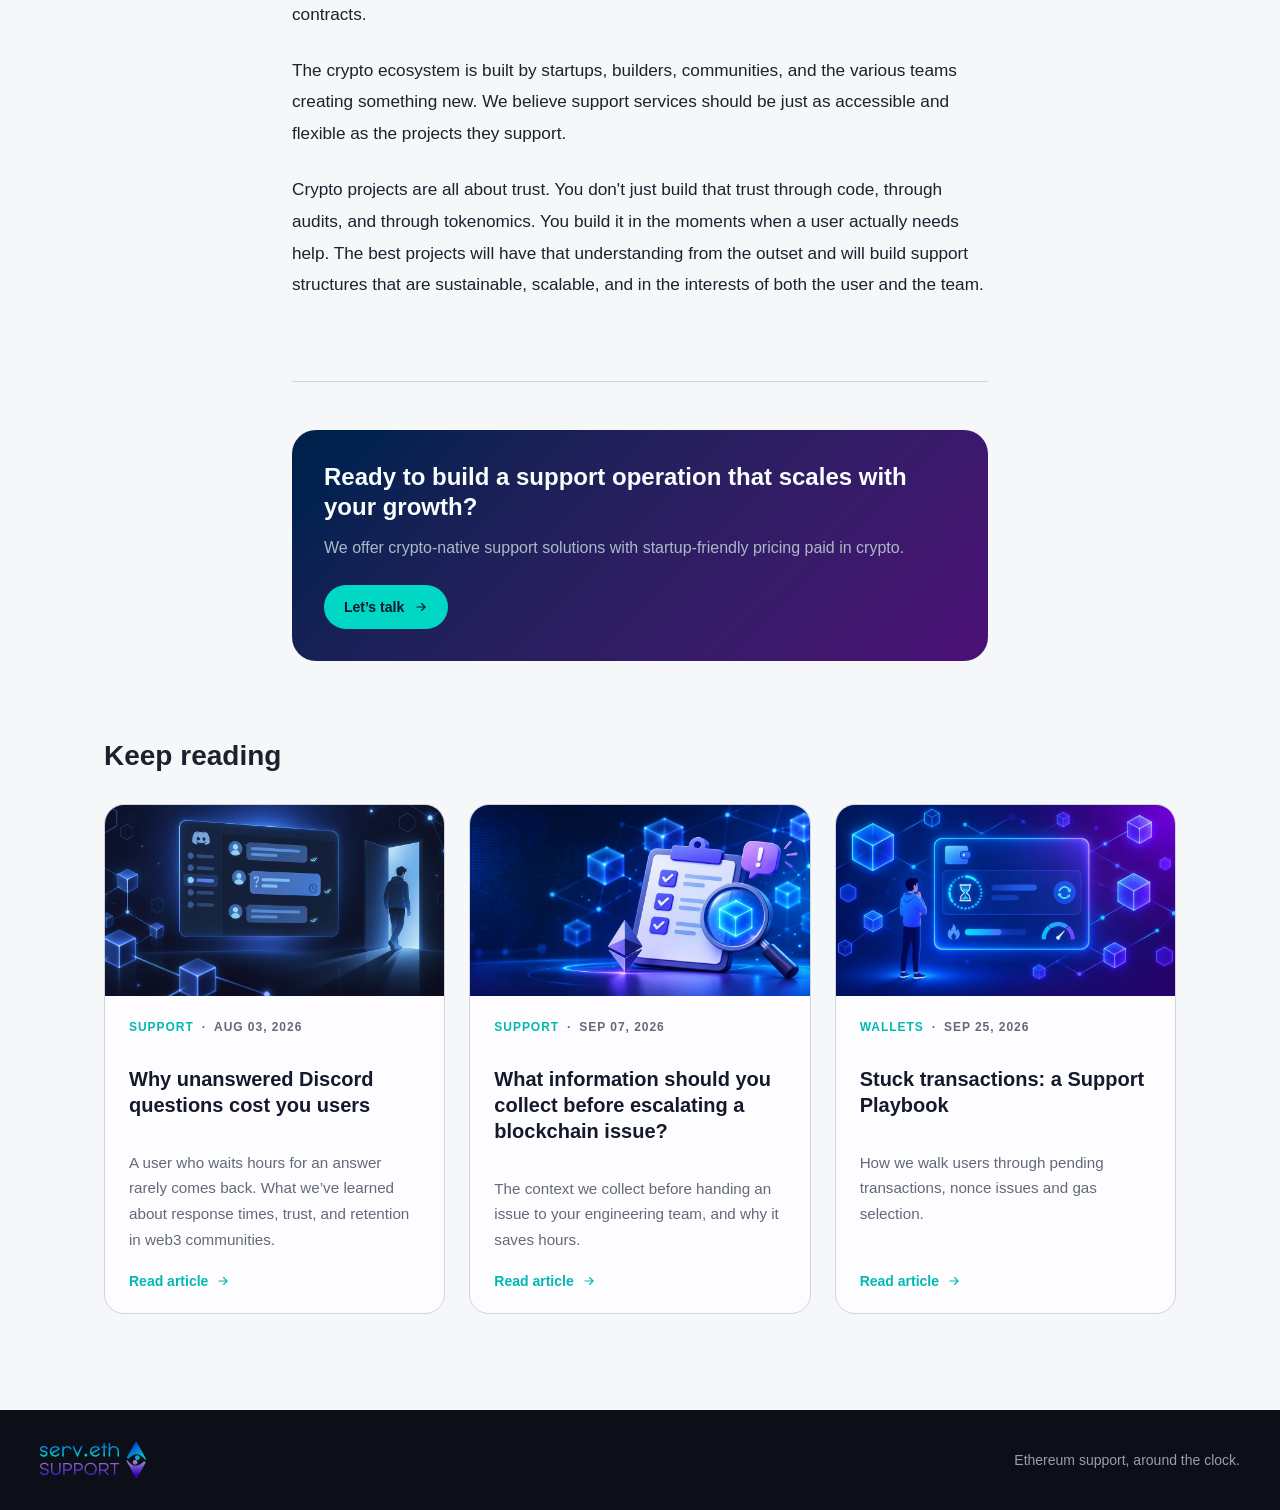
<file: blog/paying-for-support-in-crypto.html>
<!doctype html>
<html lang="en">
	<head>
		<meta charset="utf-8">
		<meta name="viewport" content="width=device-width, initial-scale=1">
		<meta name="description" content="Why we accept crypto payments and price support for early-stage crypto startups, and why waiting too long to build support costs teams trust and runway." />
		<meta name="author" content="Serv.eth" />
		<meta property="og:type" content="article" />
		<meta property="og:title" content="Paying for Support in Crypto: Simple, Flexible, and Crypto-Native — Serv.eth Blog" />
		<meta property="og:description" content="Why we accept crypto payments and price support for early-stage crypto startups." />
		<meta property="og:image" content="https://serveth.support/img/blog/paying-support-cover.jpg" />
		<meta name="twitter:card" content="summary_large_image" />

		<link rel="icon" href="../img/favicon.png" type="image/png">
		<link rel="stylesheet" href="../styles.css" />
		<link rel="stylesheet" href="blog.css" />

		<title>Paying for Support in Crypto — Serv.eth Blog</title>
	</head>
	<body>
		<header class="blog-hero">
			<nav class="nav" aria-label="Primary navigation">
				<a href="../" aria-label="Serv.eth home">
					<img class="nav-logo" src="../img/logo.svg" alt="Serv.eth" />
				</a>
				<button class="nav-toggle" type="button" aria-expanded="false" aria-controls="primary-menu" aria-label="Open menu"><span></span><span></span><span></span></button>
				<div class="nav-links">
					<a class="nav-link" href="../#service">Our service</a>
					<a class="nav-link" href="../#about">About us</a>
					<a class="nav-link" href="../#testimonials">Testimonials</a>
					<a class="nav-link" href="../#pricing">Pricing</a>
					<a class="nav-link is-active" href="./" aria-current="page">Blog</a>
				</div>
				<a class="outline-button" href="../#contact">
					Let’s talk
					<svg class="icon" viewBox="0 0 24 24" aria-hidden="true"><path d="M5 12h14M13 6l6 6-6 6" /></svg>
				</a>
			</nav>
			<div class="blog-hero-inner article-header">
				<a class="back-link" href="./">
					<svg class="icon" viewBox="0 0 24 24" aria-hidden="true"><path d="M19 12H5M11 18l-6-6 6-6" /></svg>
					Back to blog
				</a>
				<p class="post-meta"><span class="post-category">Company</span><span>·</span><time datetime="2026-08-21">Aug 21, 2026</time><span>·</span><span>4 min read</span></p>
				<h1 class="hero-title">Paying for support in crypto: <strong>simple, flexible, and crypto-native</strong></h1>
				<p class="hero-sub">Why we accept crypto payments and how startup-friendly pricing works for early-stage teams</p>
				<div class="author">
					<span class="author-avatar" aria-hidden="true">UD8</span>
					<div>
						<p>undoubted08</p>
						<p class="author-role">Technical Support, Serv.eth</p>
					</div>
				</div>
				<figure class="hero-cover">
					<img class="cover-photo" src="../img/blog/paying-support.jpg" alt="Cryptocurrency coins, including Ethereum, Tether, and USDC, beside a glowing chat bubble, representing crypto payment support" width="1200" height="630" />
				</figure>
			</div>
		</header>

		<main>
			<article class="article">
				<p>Every crypto startup understands the importance of support. What many discover later is just how difficult it is to scale. In the early days, the founders answer the questions themselves. The developers jump into Discord threads. The community managers are dealing with the tickets between launches. It works with 50 users, but it gets much harder at 5000.</p>
				<p>Early-stage teams are often in the worst position, needing the most help and having the least to work with. Support, onboarding, and technical assistance can be the difference between a product that gets shipped and one that just doesn't. That's why we made two decisions to ensure that help is accessible: we take crypto, and we've priced our product accordingly.</p>

				<h2>Why we chose crypto as our payment method</h2>
				<p>Put simply, this is already how our customers operate today.</p>
				<ul>
					<li><strong>Their funds are already on-chain.</strong> Most Web3 teams hold their runway in stablecoins or ETH, so paying in the same assets eliminates off-ramping, conversion fees, and unnecessary accounting complexity.</li>
					<li><strong>No borders, no delays.</strong> Transfers settle in minutes, no matter where you are. No intermediary banks, no cut-off times.</li>
					<li><strong>It's verifiable.</strong> Every payment has a transaction hash. You can verify it, we can verify it, and no one needs to be chasing around for a receipt.</li>
					<li><strong>It makes sense for DAOs and small teams.</strong> Multisigs and treasuries are built for this sort of transfer.</li>
				</ul>
				<p>We'd be a very odd support team for Ethereum projects if we were asking you to leave the ecosystem to pay us. We provide support for crypto companies, so accepting crypto should be the default.</p>

				<h2>Startups deserve startup-friendly pricing</h2>
				<p>Many support providers price their services as though every customer is a large enterprise. The reality is very much the opposite. Most crypto teams are:</p>
				<ul>
					<li>Small</li>
					<li>Lean</li>
					<li>Resource-conscious</li>
					<li>Focused on extending runway</li>
				</ul>
				<p>That's why startup-friendly pricing is so important. The objective isn't to maximize contract value. The objective is to help teams get a support operation in place that is reliable before support becomes a bottleneck.</p>

				<h2>The problem with waiting too long</h2>
				<p>Support is frequently seen as something to deal with down the track. A common pattern looks like this:</p>
				<ol>
					<li>Launch the product</li>
					<li>Answer questions manually</li>
					<li>Continue growing</li>
					<li>Realize support is taking up too much time</li>
					<li>Scramble to create processes</li>
				</ol>
				<p>By that point, users are already experiencing:</p>
				<ul>
					<li>Long response times</li>
					<li>Inconsistent answers</li>
					<li>Missed issues</li>
					<li>Founder burnout</li>
				</ul>
				<p>The cost of bad support doesn't show up in financial statements. It surfaces as lost trust, frustrated users, distracted product teams, and opportunities that quietly slip away.</p>

				<h2>Why crypto support needs a different model</h2>
				<p>Crypto users often have problems that don't exist in traditional software. Examples include:</p>
				<ul>
					<li>Pending transactions</li>
					<li>Wallet connection failures</li>
					<li>Missing token displays</li>
					<li>Bridging confusion</li>
					<li>Smart contract interactions</li>
					<li>Network-specific errors</li>
				</ul>
				<p>When users think their assets are at risk, anxiety goes up very quickly. Support is more than just answering questions. It's about building trust during stressful moments. For crypto projects, trust is one of their most valuable assets.</p>

				<h2>Growing together</h2>
				<p>We believe support pricing should reflect a company's stage of growth. A project shouldn't outgrow its support provider just because it started small. Startup-friendly pricing creates room for teams to:</p>
				<ul class="checklist">
					<li>Scale gradually</li>
					<li>Improve operations</li>
					<li>Build healthier communities</li>
					<li>Focus on product development</li>
				</ul>
				<p>Growth shouldn't require rebuilding your support function. As your project matures, the support model can scale and adapt to meet new demands.</p>

				<h2>The bigger picture</h2>
				<p>Accepting crypto as a payment method isn't just a preference. It's a statement about the industry we're in. It's a recognition that we can help early-stage teams build out their support operations in a sustainable way without forcing them into enterprise-sized contracts.</p>
				<p>The crypto ecosystem is built by startups, builders, communities, and the various teams creating something new. We believe support services should be just as accessible and flexible as the projects they support.</p>
				<p>Crypto projects are all about trust. You don't just build that trust through code, through audits, and through tokenomics. You build it in the moments when a user actually needs help. The best projects will have that understanding from the outset and will build support structures that are sustainable, scalable, and in the interests of both the user and the team.</p>				
			</article>
			<div class="article-footer">
				<aside class="article-cta">
					<h2>Ready to build a support operation that scales with your growth?</h2>
					<p>We offer crypto-native support solutions with startup-friendly pricing paid in crypto.</p>
					<a class="primary-button" href="../#contact">
						Let’s talk
						<svg class="icon" viewBox="0 0 24 24" aria-hidden="true"><path d="M5 12h14M13 6l6 6-6 6" /></svg>
					</a>
				</aside>
			</div>

			<section class="related" aria-labelledby="related-title">
				<h2 id="related-title" class="section-title">Keep reading</h2>
				<div class="post-grid">
					<article class="post-card">
						<a class="post-cover" href="why-unanswered-discord-questions-cost-you-users.html" tabindex="-1" aria-hidden="true">
							<img class="cover-photo" src="../img/blog/discord-unanswered-hero.jpg" alt="" loading="lazy" />
						</a>
						<div class="post-card-body">
							<p class="post-meta"><span class="post-category">Support</span><span>·</span><time datetime="2026-08-03">Aug 03, 2026</time></p>
							<h3 class="post-title"><a href="why-unanswered-discord-questions-cost-you-users.html">Why unanswered Discord questions cost you users</a></h3>
							<p class="post-excerpt">A user who waits hours for an answer rarely comes back. What we’ve learned about response times, trust, and retention in web3 communities.</p>
							<a class="read-more" href="why-unanswered-discord-questions-cost-you-users.html">
								Read article
								<svg class="icon" viewBox="0 0 24 24" aria-hidden="true"><path d="M5 12h14M13 6l6 6-6 6" /></svg>
							</a>
						</div>
					</article>
					<article class="post-card">
						<a class="post-cover" href="blockchain-issue-escalation-checklist.html" tabindex="-1" aria-hidden="true">
							<img class="cover-photo" src="../img/blog/blockchain-support-checklist.jpg" alt="" loading="lazy" />
						</a>
						<div class="post-card-body">
							<p class="post-meta"><span class="post-category">Support</span><span>·</span><time datetime="2026-09-07">Sep 07, 2026</time></p>
							<h3 class="post-title"><a href="blockchain-issue-escalation-checklist.html">What information should you collect before escalating a blockchain issue?</a></h3>
							<p class="post-excerpt">The context we collect before handing an issue to your engineering team, and why it saves hours.</p>
							<a class="read-more" href="blockchain-issue-escalation-checklist.html">
								Read article
								<svg class="icon" viewBox="0 0 24 24" aria-hidden="true"><path d="M5 12h14M13 6l6 6-6 6" /></svg>
							</a>
						</div>
					</article>
					<article class="post-card">
						<a class="post-cover" href="stuck-crypto-transactions.html" tabindex="-1" aria-hidden="true">
							<img class="cover-photo" src="../img/blog/stuck-transactions.jpg" alt="" loading="lazy" />
						</a>
						<div class="post-card-body">
							<p class="post-meta"><span class="post-category">Wallets</span><span>·</span><time datetime="2026-09-25">Sep 25, 2026</time></p>
							<h3 class="post-title"><a href="stuck-crypto-transactions.html">Stuck transactions: a Support Playbook</a></h3>
							<p class="post-excerpt">How we walk users through pending transactions, nonce issues and gas selection.</p>
							<a class="read-more" href="stuck-crypto-transactions.html">
								Read article
								<svg class="icon" viewBox="0 0 24 24" aria-hidden="true"><path d="M5 12h14M13 6l6 6-6 6" /></svg>
							</a>
						</div>
					</article>
				</div>
			</section>
		</main>

		<footer class="footer">
			<img src="../img/logo.svg" alt="Serv.eth" />
			<p>Ethereum support, around the clock.</p>
		</footer>

		<script>
			(() => {
				const nav = document.querySelector('.nav');
				const toggle = nav.querySelector('.nav-toggle');
				const setOpen = (open) => {
					nav.classList.toggle('is-open', open);
					toggle.setAttribute('aria-expanded', String(open));
					toggle.setAttribute('aria-label', open ? 'Close menu' : 'Open menu');
				};
				toggle.addEventListener('click', () => setOpen(!nav.classList.contains('is-open')));
				nav.querySelectorAll('.nav-link').forEach((link) => link.addEventListener('click', () => setOpen(false)));
			})();
		</script>
	</body>
</html>
</file>
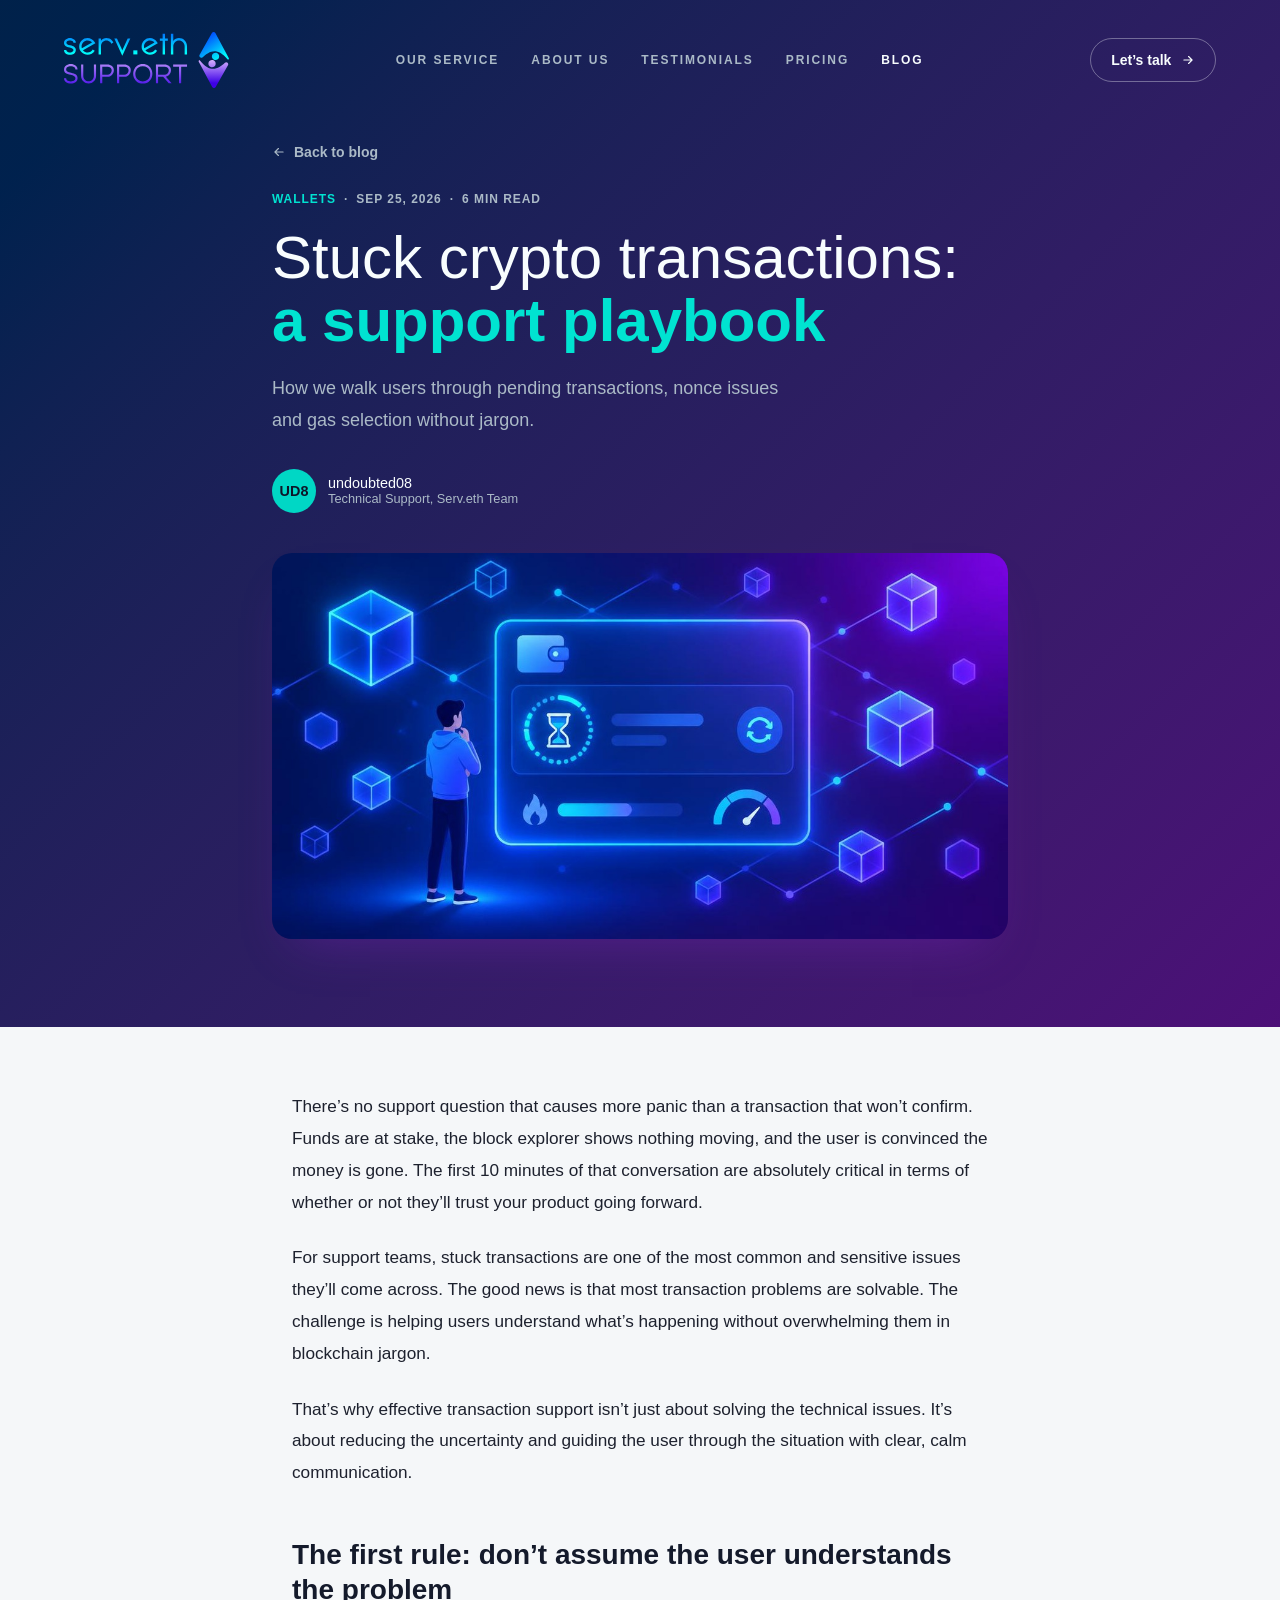
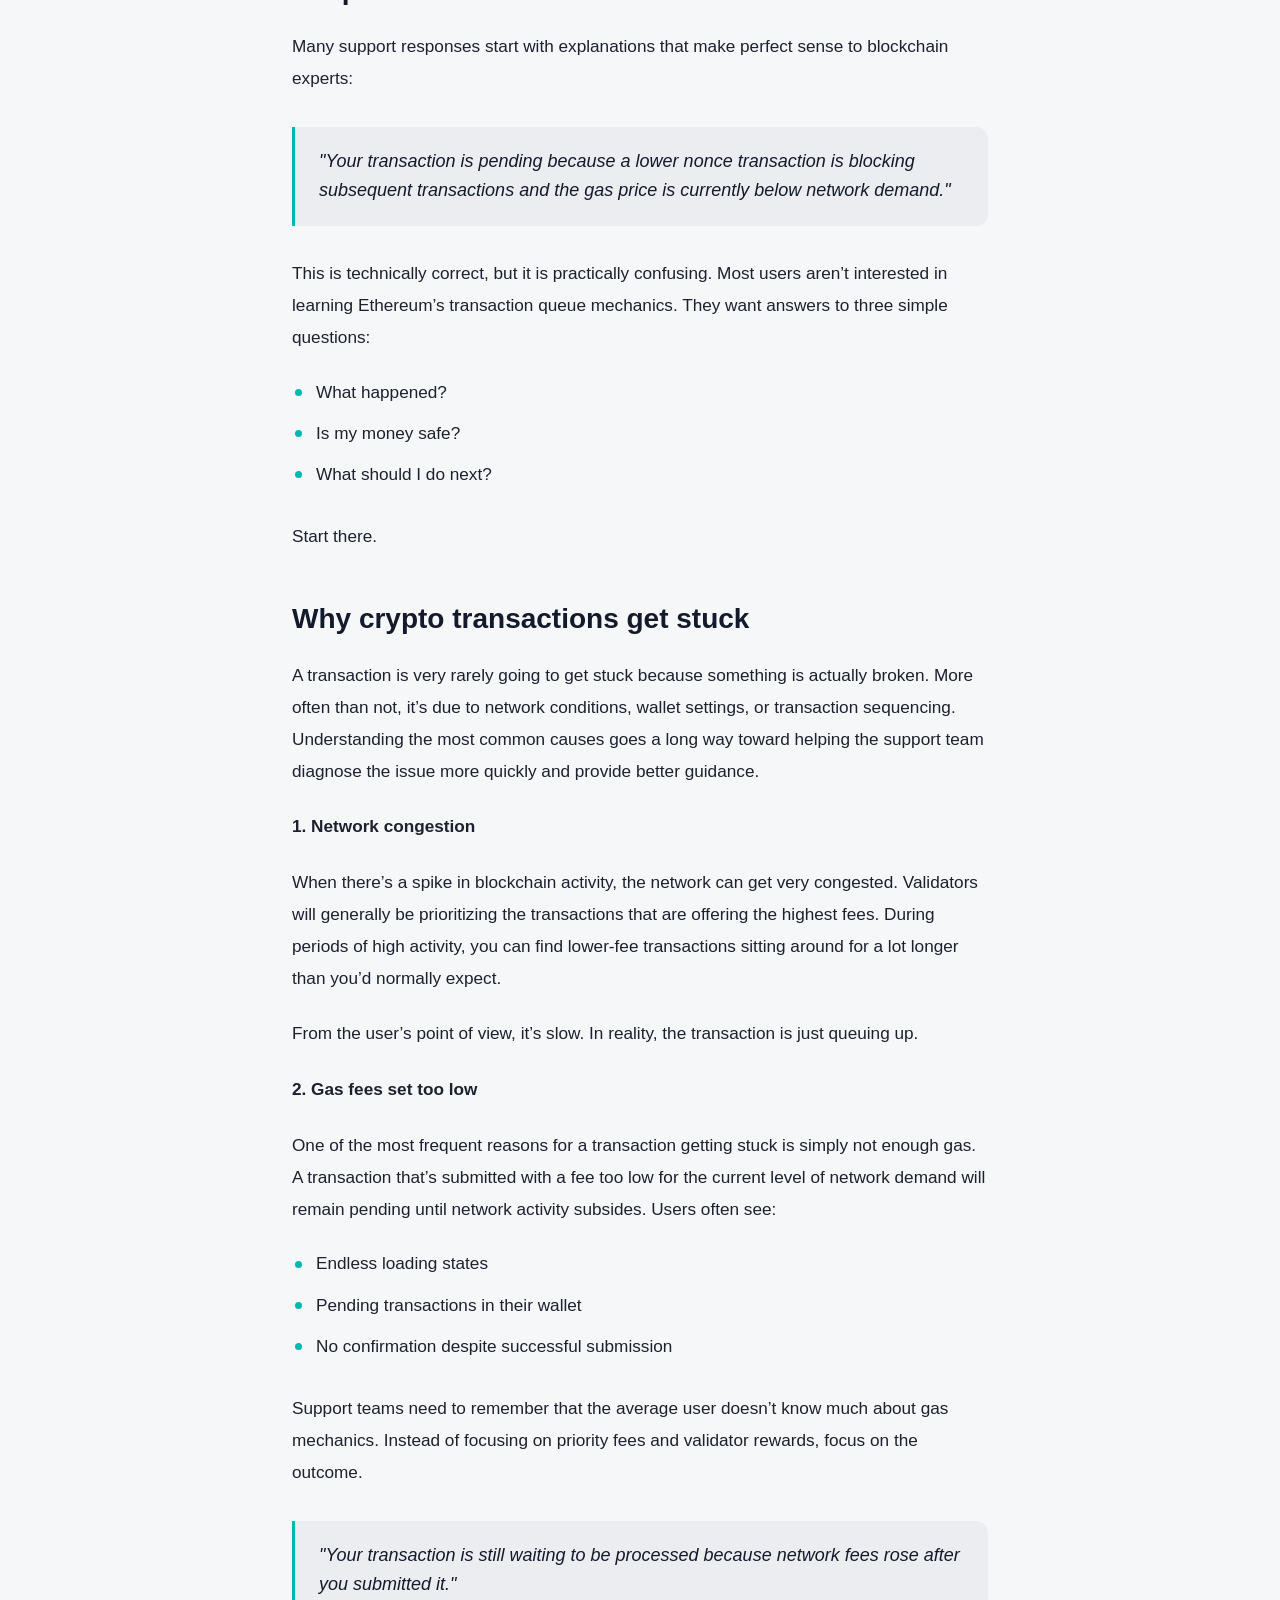
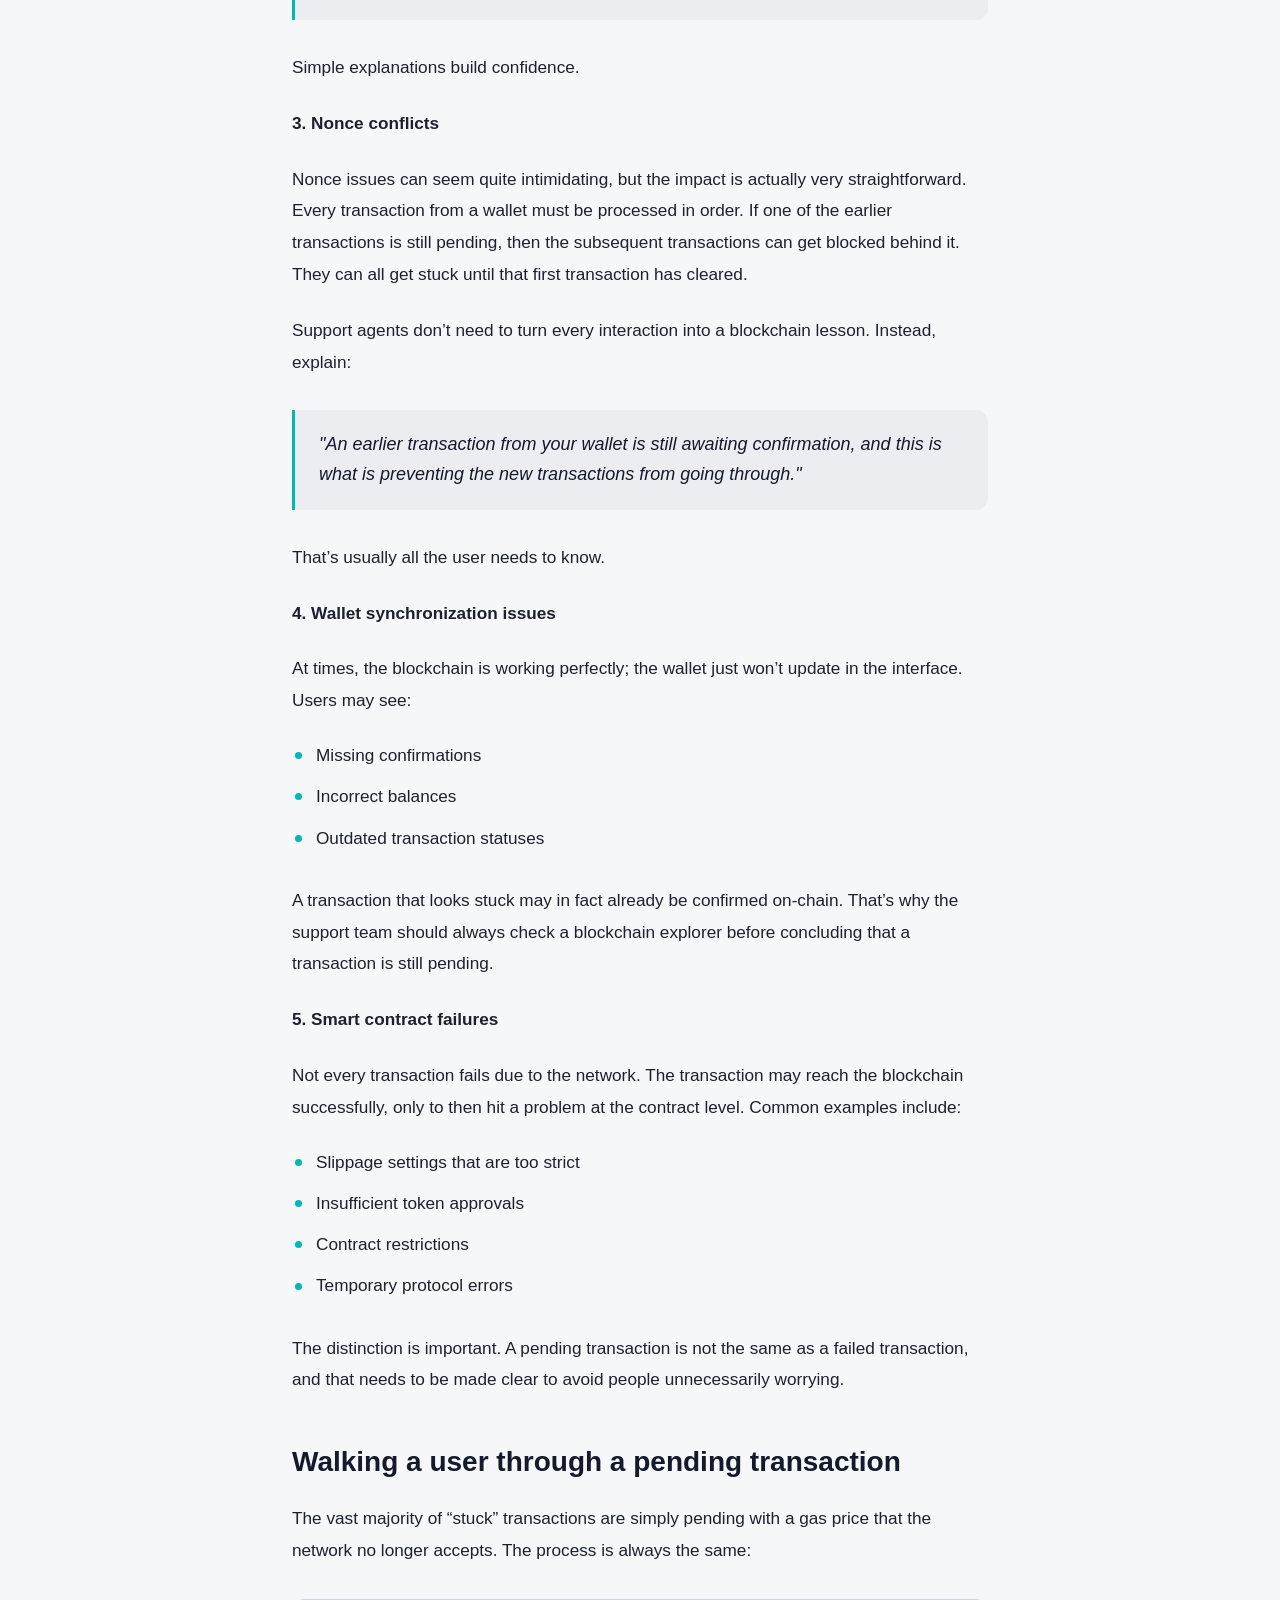
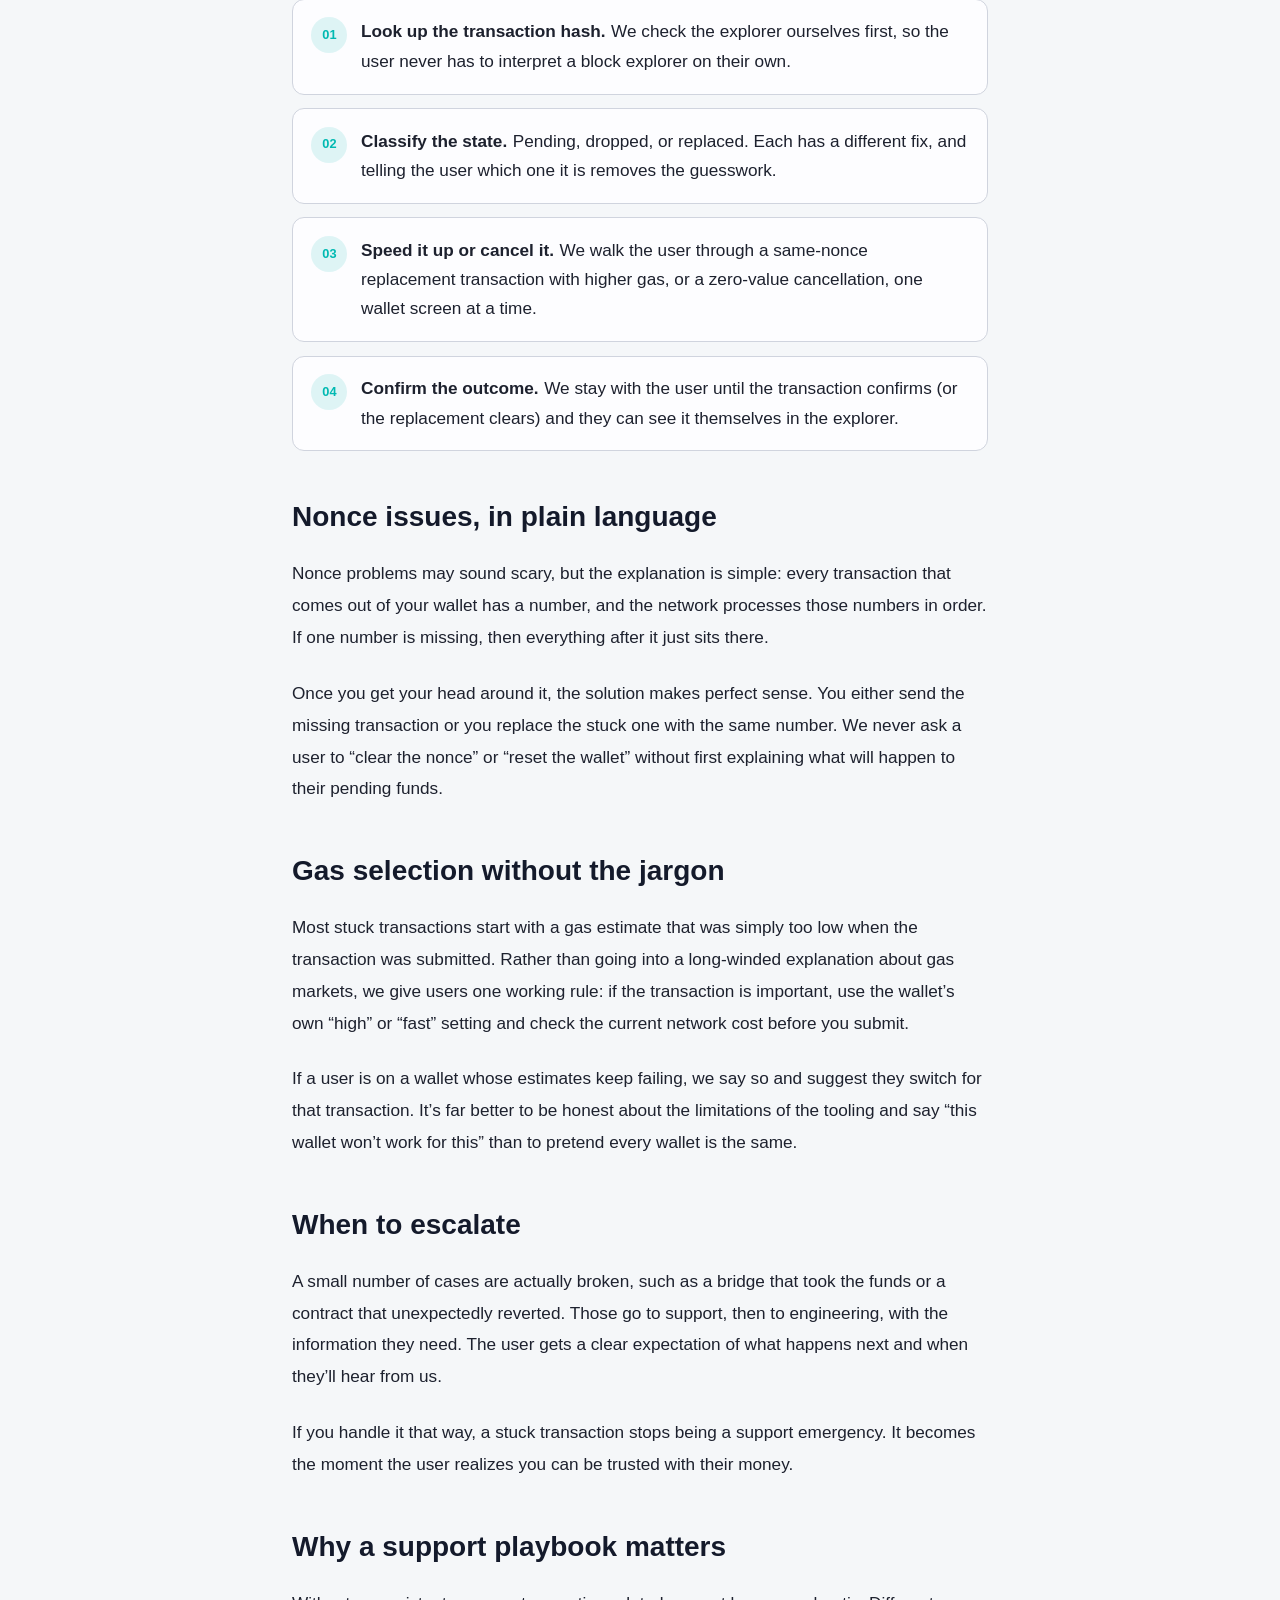
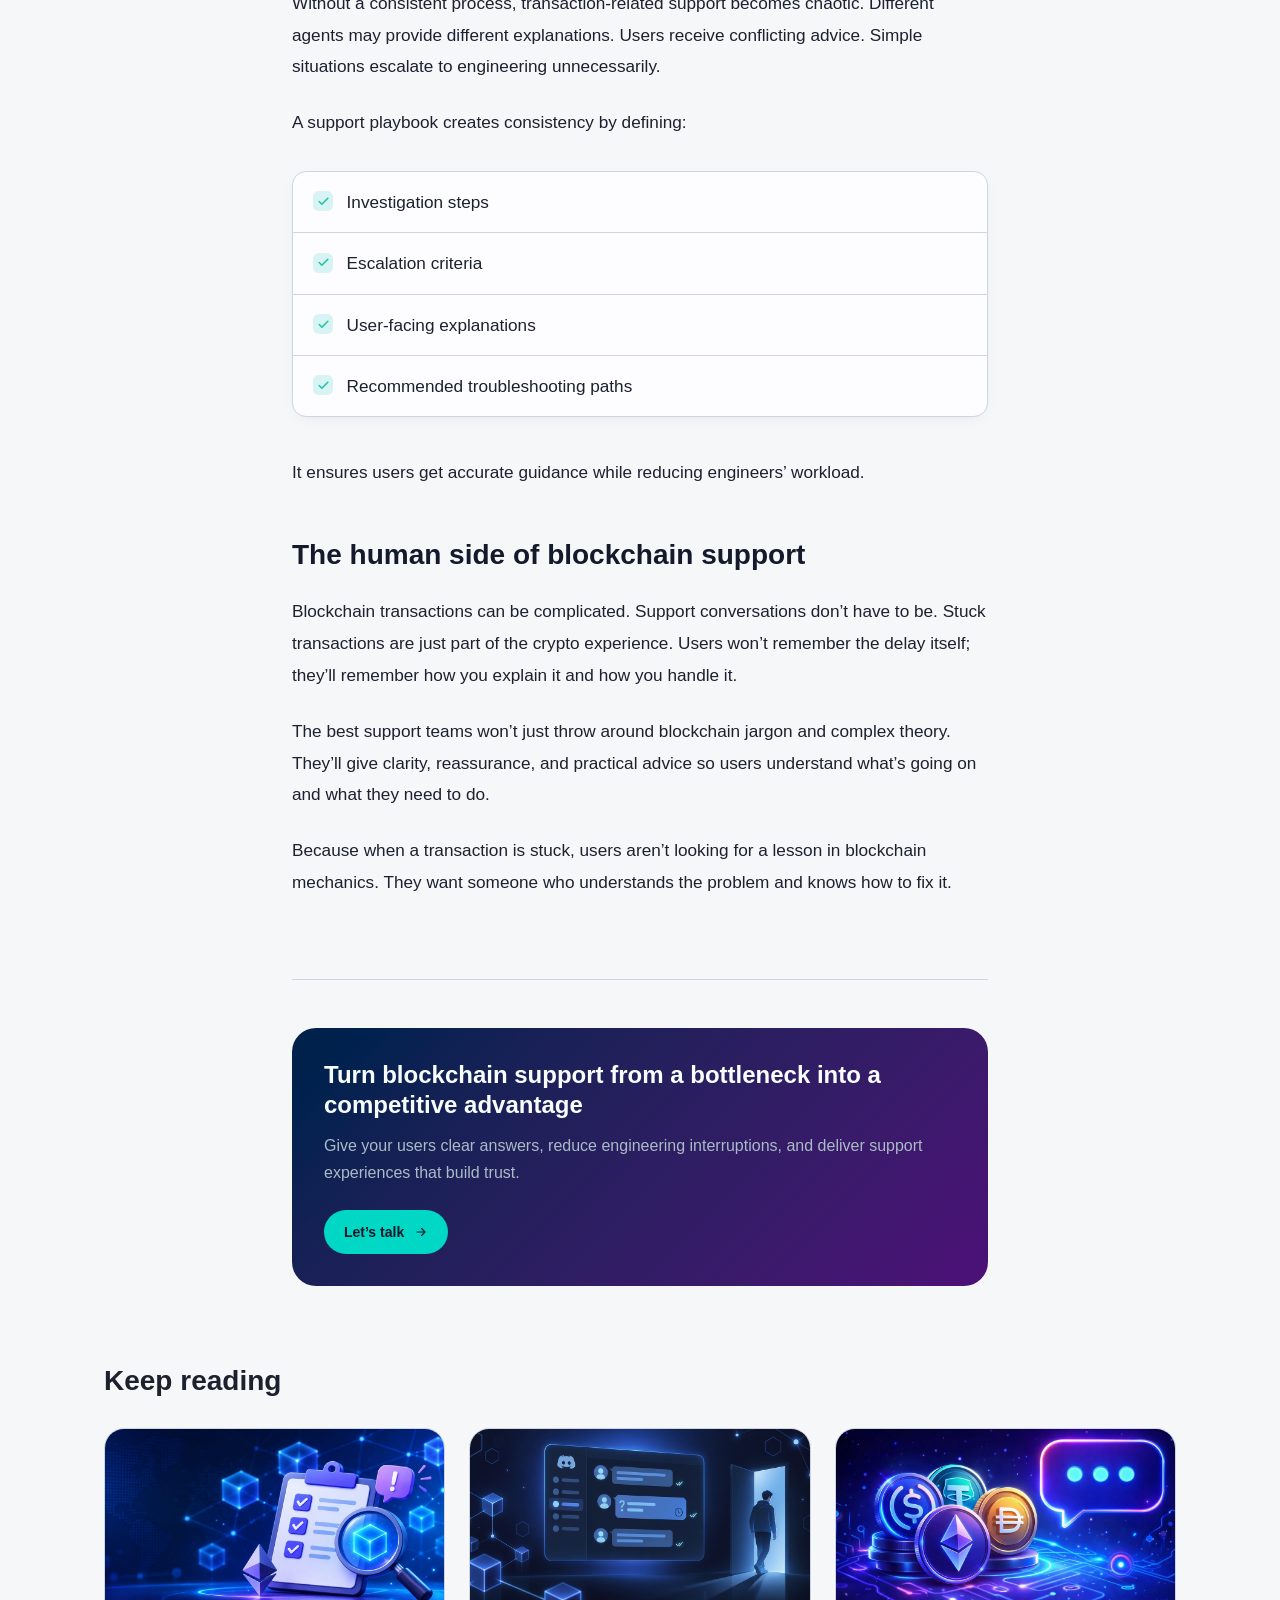
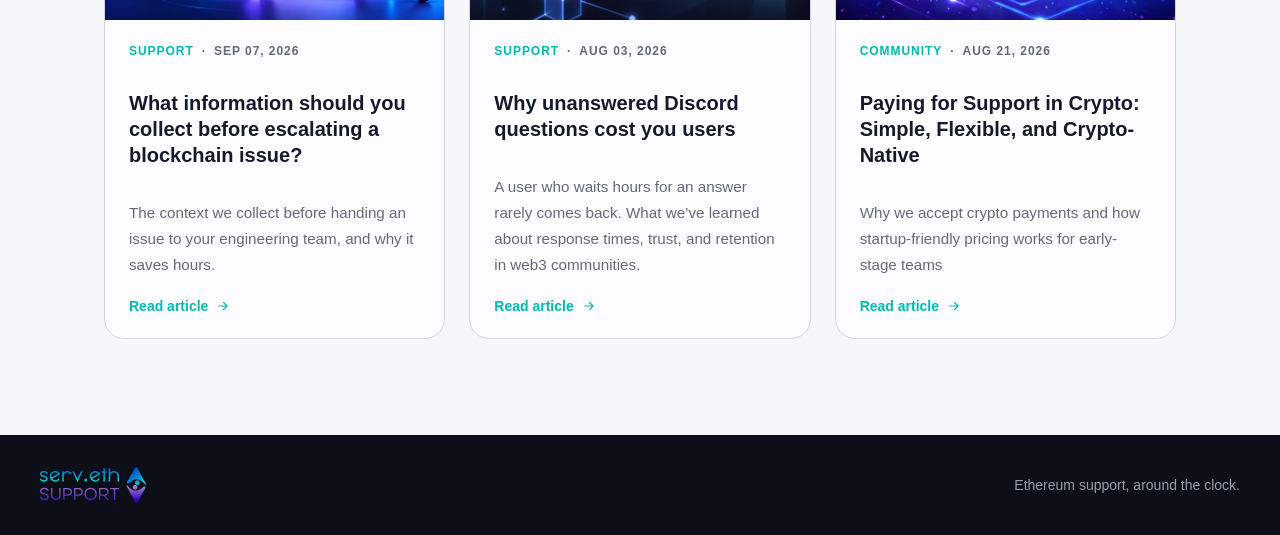
<file: blog/stuck-crypto-transactions.html>
<!doctype html>
<html lang="en">
	<head>
		<meta charset="utf-8">
		<meta name="viewport" content="width=device-width, initial-scale=1">
		<meta name="description" content="Why crypto transactions get stuck, how to tell pending from failed, and how support teams can explain it to users calmly without blockchain jargon." />
		<meta name="author" content="Serv.eth" />
		<meta property="og:type" content="article" />
		<meta property="og:title" content="Stuck Crypto Transactions: a Support Playbook — Serv.eth Blog" />
		<meta property="og:description" content="Why crypto transactions get stuck, how to tell pending from failed, and how support teams can explain it to users calmly without blockchain jargon." />
		<meta name="twitter:card" content="summary" />

		<link rel="icon" href="../img/favicon.png" type="image/png">
		<link rel="stylesheet" href="../styles.css" />
		<link rel="stylesheet" href="blog.css" />

		<title>Stuck Crypto Transactions: a Support Playbook | Serv.eth — Serv.eth Blog</title>
	</head>
	<body>
		<header class="blog-hero">
			<nav class="nav" aria-label="Primary navigation">
				<a href="../" aria-label="Serv.eth home">
					<img class="nav-logo" src="../img/logo.svg" alt="Serv.eth" />
				</a>
				<button class="nav-toggle" type="button" aria-expanded="false" aria-controls="primary-menu" aria-label="Open menu"><span></span><span></span><span></span></button>
				<div class="nav-links">
					<a class="nav-link" href="../#service">Our service</a>
					<a class="nav-link" href="../#about">About us</a>
					<a class="nav-link" href="../#testimonials">Testimonials</a>
					<a class="nav-link" href="../#pricing">Pricing</a>
					<a class="nav-link is-active" href="./" aria-current="page">Blog</a>
				</div>
				<a class="outline-button" href="../#contact">
					Let’s talk
					<svg class="icon" viewBox="0 0 24 24" aria-hidden="true"><path d="M5 12h14M13 6l6 6-6 6" /></svg>
				</a>
			</nav>
			<div class="blog-hero-inner article-header">
				<a class="back-link" href="./">
					<svg class="icon" viewBox="0 0 24 24" aria-hidden="true"><path d="M19 12H5M11 18l-6-6 6-6" /></svg>
					Back to blog
				</a>
				<p class="post-meta"><span class="post-category">Wallets</span><span>·</span><time datetime="2026-09-25">Sep 25, 2026</time><span>·</span><span>6 min read</span></p>
				<h1 class="hero-title">Stuck crypto transactions: <strong>a support playbook</strong></h1>
				<p class="hero-sub">How we walk users through pending transactions, nonce issues and gas selection without jargon.</p>
				<div class="author">
					<span class="author-avatar" aria-hidden="true">UD8</span>
					<div>
						<p>undoubted08</p>
						<p class="author-role">Technical Support, Serv.eth Team</p>
					</div>
				</div>
				<figure class="hero-cover">
					<img class="cover-photo" src="../img/blog/stuck-transactions.jpg" alt="A person in a hoodie stands thinking in front of a glowing wallet panel showing an hourglass, a refresh icon, and a gas gauge, with blockchain cubes on a blue and purple background" width="1200" height="630" />
				</figure>
			</div>
		</header>

		<main>
			<article class="article">

				<p>There’s no support question that causes more panic than a transaction that won’t confirm. Funds are at stake, the block explorer shows nothing moving, and the user is convinced the money is gone. The first 10 minutes of that conversation are absolutely critical in terms of whether or not they’ll trust your product going forward.</p>
				<p>For support teams, stuck transactions are one of the most common and sensitive issues they’ll come across. The good news is that most transaction problems are solvable. The challenge is helping users understand what’s happening without overwhelming them in blockchain jargon.</p>
				<p>That’s why effective transaction support isn’t just about solving the technical issues. It’s about reducing the uncertainty and guiding the user through the situation with clear, calm communication.</p>

				<h2>The first rule: don’t assume the user understands the problem</h2>
				<p>Many support responses start with explanations that make perfect sense to blockchain experts:</p>
				<blockquote>"Your transaction is pending because a lower nonce transaction is blocking subsequent transactions and the gas price is currently below network demand."</blockquote>
				<p>This is technically correct, but it is practically confusing. Most users aren’t interested in learning Ethereum’s transaction queue mechanics. They want answers to three simple questions:</p>
				<ul>
					<li>What happened?</li>
					<li>Is my money safe?</li>
					<li>What should I do next?</li>
				</ul>
				<p>Start there.</p>

				<h2>Why crypto transactions get stuck</h2>
				<p>A transaction is very rarely going to get stuck because something is actually broken. More often than not, it’s due to network conditions, wallet settings, or transaction sequencing. Understanding the most common causes goes a long way toward helping the support team diagnose the issue more quickly and provide better guidance.</p>

				<h4>1. Network congestion</h4>
				<p>When there’s a spike in blockchain activity, the network can get very congested. Validators will generally be prioritizing the transactions that are offering the highest fees. During periods of high activity, you can find lower-fee transactions sitting around for a lot longer than you’d normally expect.</p>
				<p>From the user’s point of view, it’s slow. In reality, the transaction is just queuing up.</p>

				<h4>2. Gas fees set too low</h4>
				<p>One of the most frequent reasons for a transaction getting stuck is simply not enough gas. A transaction that’s submitted with a fee too low for the current level of network demand will remain pending until network activity subsides. Users often see:</p>
				<ul>
					<li>Endless loading states</li>
					<li>Pending transactions in their wallet</li>
					<li>No confirmation despite successful submission</li>
				</ul>
				<p>Support teams need to remember that the average user doesn’t know much about gas mechanics. Instead of focusing on priority fees and validator rewards, focus on the outcome.</p>
				<blockquote>"Your transaction is still waiting to be processed because network fees rose after you submitted it."</blockquote>
				<p>Simple explanations build confidence.</p>

				<h4>3. Nonce conflicts</h4>
				<p>Nonce issues can seem quite intimidating, but the impact is actually very straightforward. Every transaction from a wallet must be processed in order. If one of the earlier transactions is still pending, then the subsequent transactions can get blocked behind it. They can all get stuck until that first transaction has cleared.</p>
				<p>Support agents don’t need to turn every interaction into a blockchain lesson. Instead, explain:</p>
				<blockquote>"An earlier transaction from your wallet is still awaiting confirmation, and this is what is preventing the new transactions from going through."</blockquote>
				<p>That’s usually all the user needs to know.</p>

				<h4>4. Wallet synchronization issues</h4>
				<p>At times, the blockchain is working perfectly; the wallet just won’t update in the interface. Users may see:</p>
				<ul>
					<li>Missing confirmations</li>
					<li>Incorrect balances</li>
					<li>Outdated transaction statuses</li>
				</ul>
				<p>A transaction that looks stuck may in fact already be confirmed on-chain. That’s why the support team should always check a blockchain explorer before concluding that a transaction is still pending.</p>

				<h4>5. Smart contract failures</h4>
				<p>Not every transaction fails due to the network. The transaction may reach the blockchain successfully, only to then hit a problem at the contract level. Common examples include:</p>
				<ul>
					<li>Slippage settings that are too strict</li>
					<li>Insufficient token approvals</li>
					<li>Contract restrictions</li>
					<li>Temporary protocol errors</li>
				</ul>
				<p>The distinction is important. A pending transaction is not the same as a failed transaction, and that needs to be made clear to avoid people unnecessarily worrying.</p>

				<h2>Walking a user through a pending transaction</h2>
				<p>The vast majority of “stuck” transactions are simply pending with a gas price that the network no longer accepts. The process is always the same:</p>
				<ol>
					<li><strong>Look up the transaction hash.</strong>We check the explorer ourselves first, so the user never has to interpret a block explorer on their own.</li>
					<li><strong>Classify the state.</strong>Pending, dropped, or replaced. Each has a different fix, and telling the user which one it is removes the guesswork.</li>
					<li><strong>Speed it up or cancel it.</strong>We walk the user through a same-nonce replacement transaction with higher gas, or a zero-value cancellation, one wallet screen at a time.</li>
					<li><strong>Confirm the outcome.</strong>We stay with the user until the transaction confirms (or the replacement clears) and they can see it themselves in the explorer.</li>
				</ol>

				<h2>Nonce issues, in plain language</h2>
				<p>Nonce problems may sound scary, but the explanation is simple: every transaction that comes out of your wallet has a number, and the network processes those numbers in order. If one number is missing, then everything after it just sits there.</p>
				<p>Once you get your head around it, the solution makes perfect sense. You either send the missing transaction or you replace the stuck one with the same number. We never ask a user to “clear the nonce” or “reset the wallet” without first explaining what will happen to their pending funds.</p>

				<h2>Gas selection without the jargon</h2>
				<p>Most stuck transactions start with a gas estimate that was simply too low when the transaction was submitted. Rather than going into a long-winded explanation about gas markets, we give users one working rule: if the transaction is important, use the wallet’s own “high” or “fast” setting and check the current network cost before you submit.</p>
				<p>If a user is on a wallet whose estimates keep failing, we say so and suggest they switch for that transaction. It’s far better to be honest about the limitations of the tooling and say “this wallet won’t work for this” than to pretend every wallet is the same.</p>

				<h2>When to escalate</h2>
				<p>A small number of cases are actually broken, such as a bridge that took the funds or a contract that unexpectedly reverted. Those go to support, then to engineering, with the information they need. The user gets a clear expectation of what happens next and when they’ll hear from us.</p>
				<p>If you handle it that way, a stuck transaction stops being a support emergency. It becomes the moment the user realizes you can be trusted with their money.</p>

				<h2>Why a support playbook matters</h2>
				<p>Without a consistent process, transaction-related support becomes chaotic. Different agents may provide different explanations. Users receive conflicting advice. Simple situations escalate to engineering unnecessarily.</p>
				<p>A support playbook creates consistency by defining:</p>
				<ul class="checklist">
					<li>Investigation steps</li>
					<li>Escalation criteria</li>
					<li>User-facing explanations</li>
					<li>Recommended troubleshooting paths</li>
				</ul>
				<p>It ensures users get accurate guidance while reducing engineers’ workload.</p>

				<h2>The human side of blockchain support</h2>
				<p>Blockchain transactions can be complicated. Support conversations don’t have to be. Stuck transactions are just part of the crypto experience. Users won’t remember the delay itself; they’ll remember how you explain it and how you handle it.</p>
				<p>The best support teams won’t just throw around blockchain jargon and complex theory. They’ll give clarity, reassurance, and practical advice so users understand what’s going on and what they need to do.</p>
				<p>Because when a transaction is stuck, users aren’t looking for a lesson in blockchain mechanics. They want someone who understands the problem and knows how to fix it.</p>
			</article>

			<div class="article-footer">
				<aside class="article-cta">
					<h2>Turn blockchain support from a bottleneck into a competitive advantage</h2>
					<p>Give your users clear answers, reduce engineering interruptions, and deliver support experiences that build trust.</p>
					<a class="primary-button" href="../#contact">
						Let’s talk
						<svg class="icon" viewBox="0 0 24 24" aria-hidden="true"><path d="M5 12h14M13 6l6 6-6 6" /></svg>
					</a>
				</aside>
			</div>

			<section class="related" aria-labelledby="related-title">
				<h2 id="related-title" class="section-title">Keep reading</h2>
				<div class="post-grid">
					<article class="post-card">
						<a class="post-cover" href="blockchain-issue-escalation-checklist.html" tabindex="-1" aria-hidden="true">
							<img class="cover-photo" src="../img/blog/blockchain-support-checklist.jpg" alt="" loading="lazy" />
						</a>
						<div class="post-card-body">
							<p class="post-meta"><span class="post-category">Support</span><span>·</span><time datetime="2026-90-07">Sep 07, 2026</time></p>
							<h3 class="post-title"><a href="blockchain-issue-escalation-checklist.html">What information should you collect before escalating a blockchain issue?</a></h3>
							<p class="post-excerpt">The context we collect before handing an issue to your engineering team, and why it saves hours.</p>
							<a class="read-more" href="blockchain-issue-escalation-checklist.html">
								Read article
								<svg class="icon" viewBox="0 0 24 24" aria-hidden="true"><path d="M5 12h14M13 6l6 6-6 6" /></svg>
							</a>
						</div>
					</article>
					<article class="post-card">
						<a class="post-cover" href="why-unanswered-discord-questions-cost-you-users.html" tabindex="-1" aria-hidden="true">
							<img class="cover-photo" src="../img/blog/discord-unanswered-hero.jpg" alt="" loading="lazy" />
						</a>
						<div class="post-card-body">
							<p class="post-meta"><span class="post-category">Support</span><span>·</span><time datetime="2026-08-03">Aug 03, 2026</time></p>
							<h3 class="post-title"><a href="why-unanswered-discord-questions-cost-you-users.html">Why unanswered Discord questions cost you users</a></h3>
							<p class="post-excerpt">A user who waits hours for an answer rarely comes back. What we’ve learned about response times, trust, and retention in web3 communities.</p>
							<a class="read-more" href="why-unanswered-discord-questions-cost-you-users.html">
								Read article
								<svg class="icon" viewBox="0 0 24 24" aria-hidden="true"><path d="M5 12h14M13 6l6 6-6 6" /></svg>
							</a>
						</div>
					</article>
					<article class="post-card">
						<a class="post-cover" href="paying-for-support-in-crypto.html" tabindex="-1" aria-hidden="true">
							<img class="cover-photo" src="../img/blog/paying-support.jpg" alt="" loading="lazy" />
						</a>
						<div class="post-card-body">
							<p class="post-meta"><span class="post-category">Community</span><span>·</span><time datetime="2026-08-21">Aug 21, 2026</time></p>
							<h3 class="post-title"><a href="paying-for-support-in-crypto.html">Paying for Support in Crypto: Simple, Flexible, and Crypto-Native</a></h3>
							<p class="post-excerpt">Why we accept crypto payments and how startup-friendly pricing works for early-stage teams</p>
							<a class="read-more" href="paying-for-support-in-crypto.html">
								Read article
								<svg class="icon" viewBox="0 0 24 24" aria-hidden="true"><path d="M5 12h14M13 6l6 6-6 6" /></svg>
							</a>
						</div>
					</article>
				</div>
			</section>
		</main>

		<footer class="footer">
			<img src="../img/logo.svg" alt="Serv.eth" />
			<p>Ethereum support, around the clock.</p>
		</footer>

		<script>
			(() => {
				const nav = document.querySelector('.nav');
				const toggle = nav.querySelector('.nav-toggle');
				const setOpen = (open) => {
					nav.classList.toggle('is-open', open);
					toggle.setAttribute('aria-expanded', String(open));
					toggle.setAttribute('aria-label', open ? 'Close menu' : 'Open menu');
				};
				toggle.addEventListener('click', () => setOpen(!nav.classList.contains('is-open')));
				nav.querySelectorAll('.nav-link').forEach((link) => link.addEventListener('click', () => setOpen(false)));
			})();
		</script>
	</body>
</html>
</file>
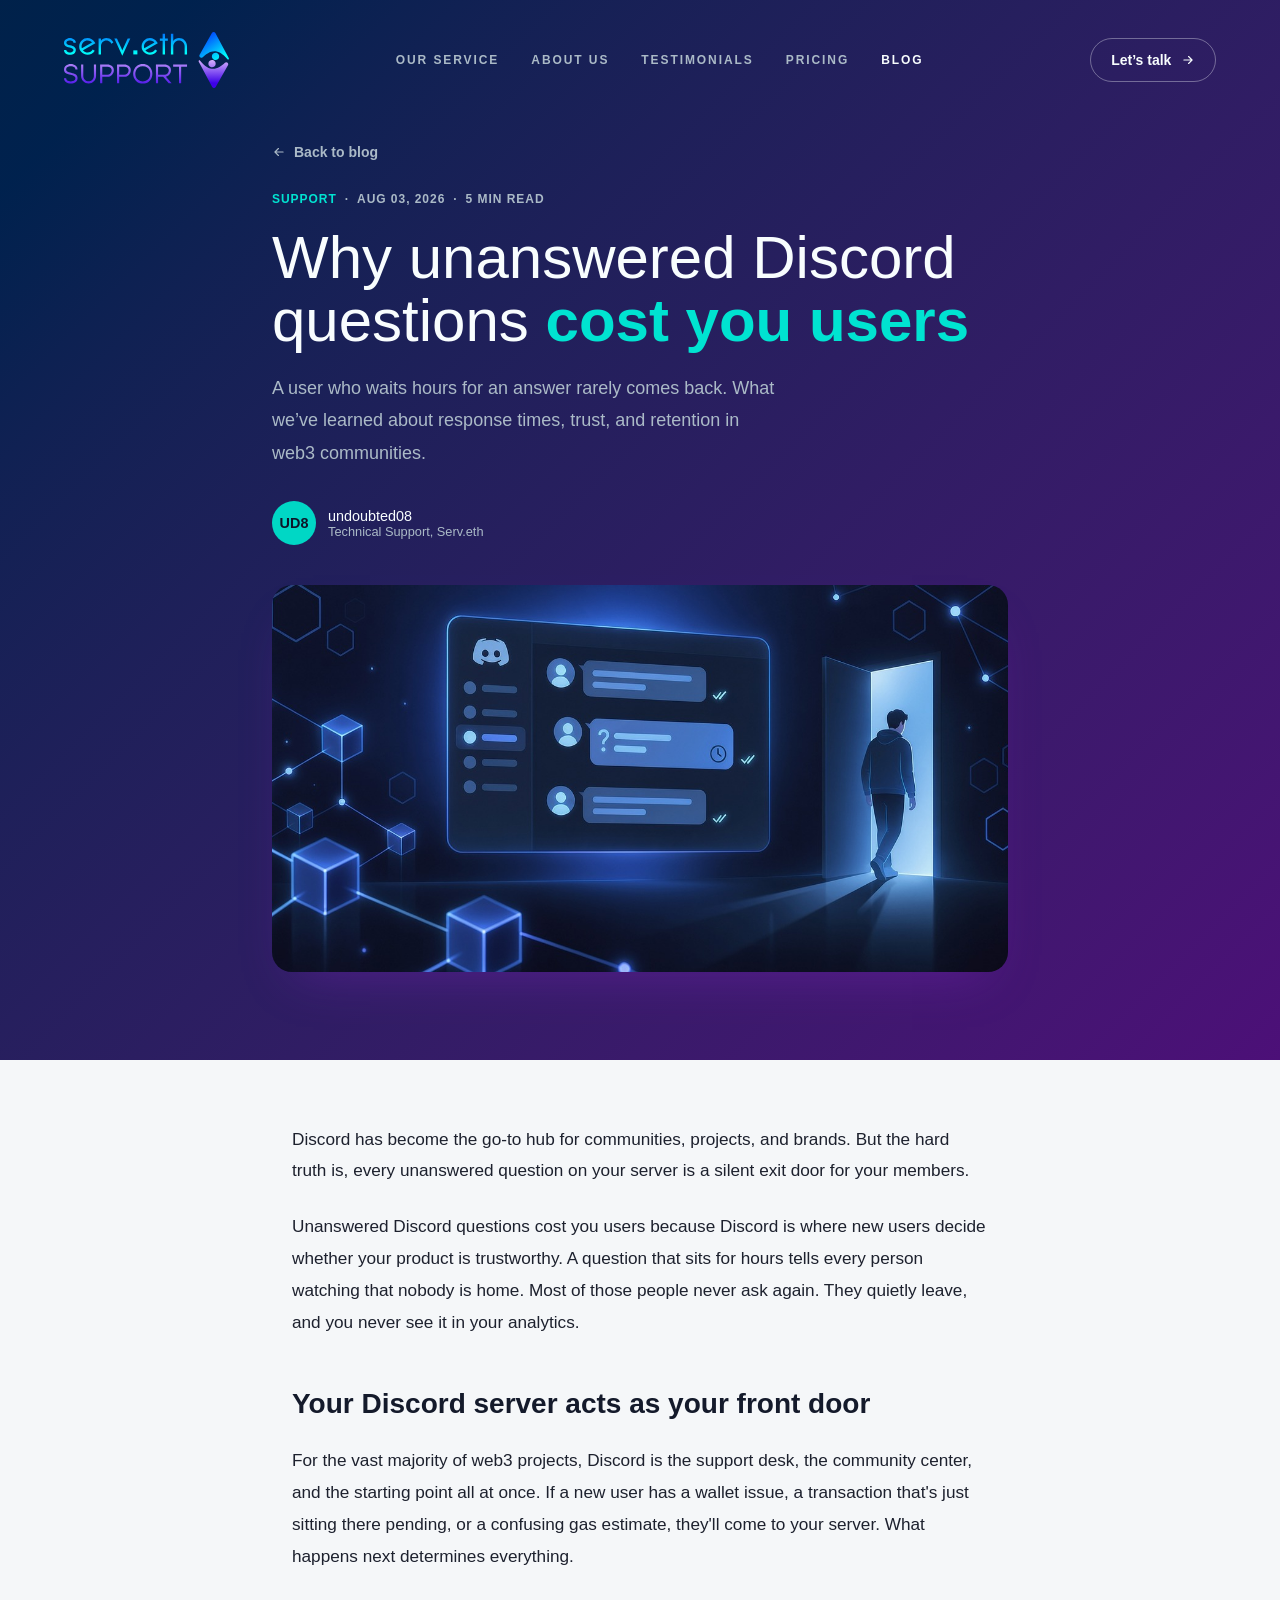
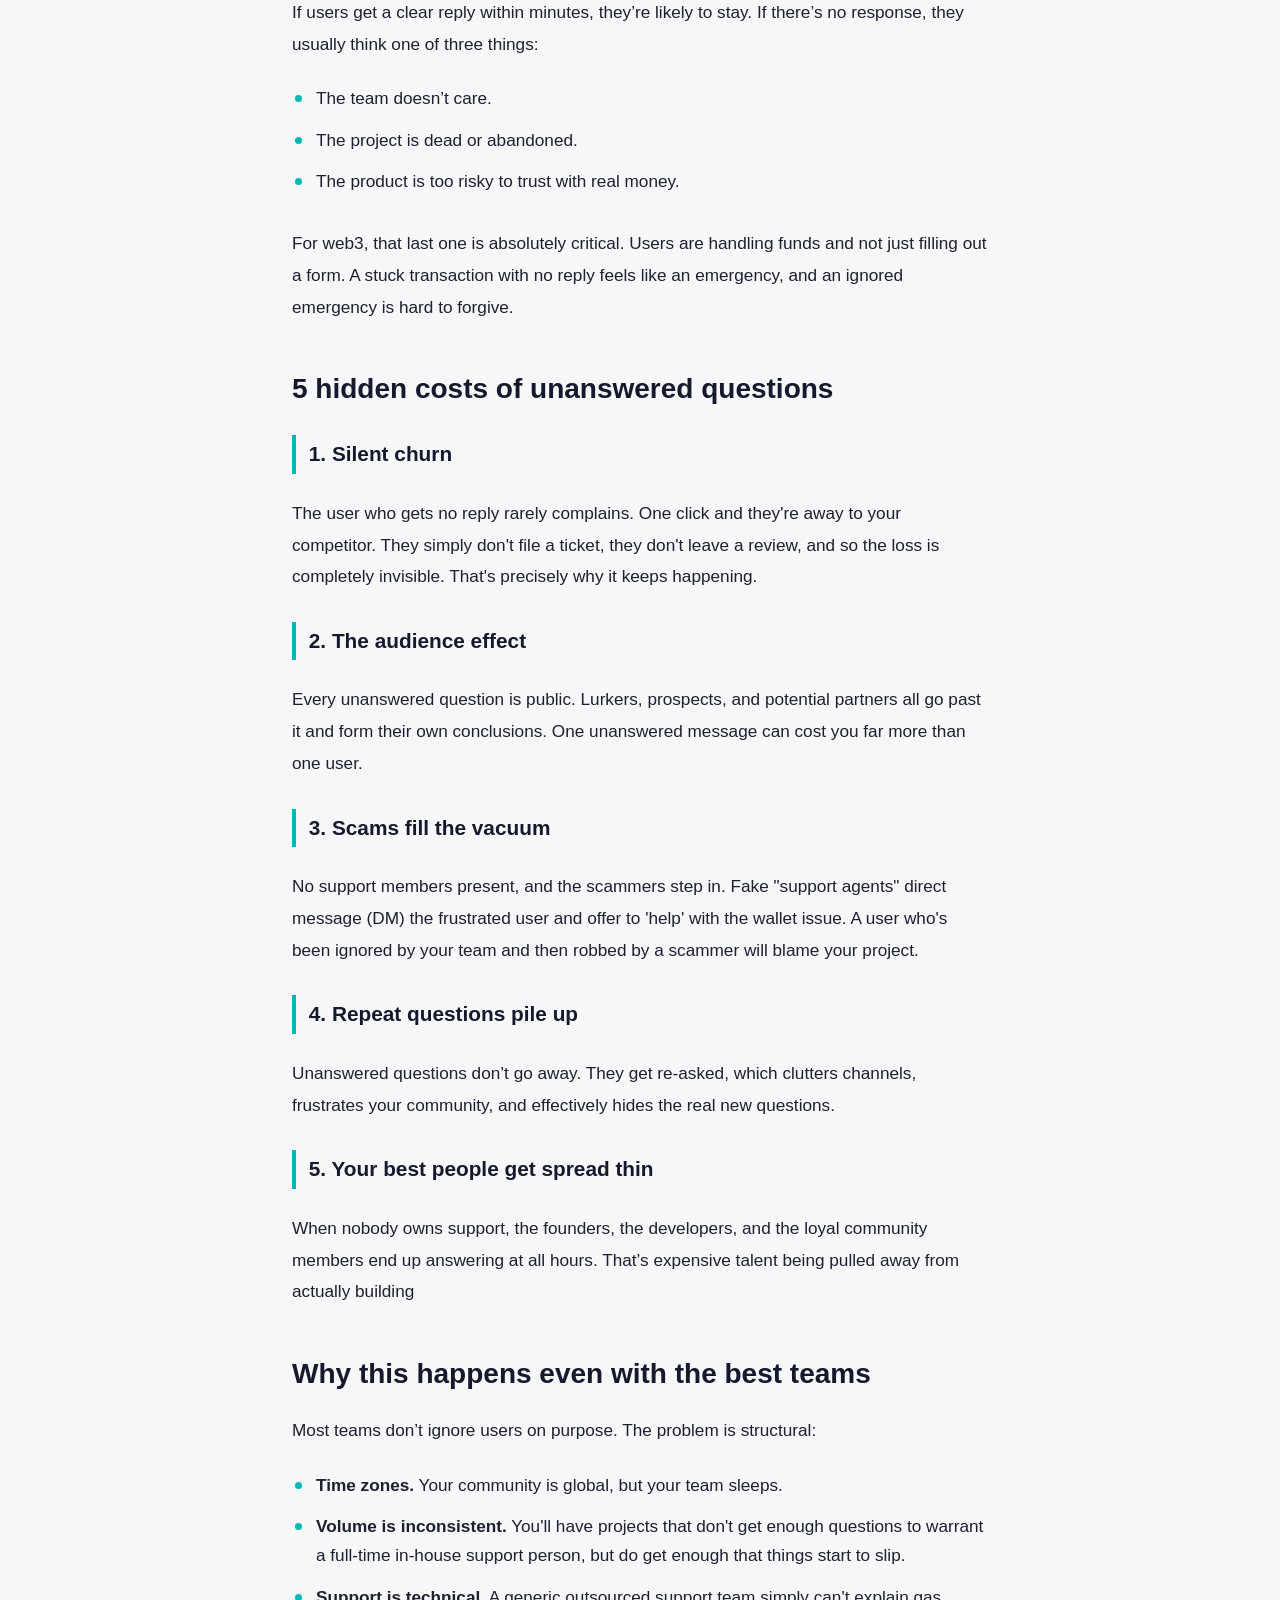
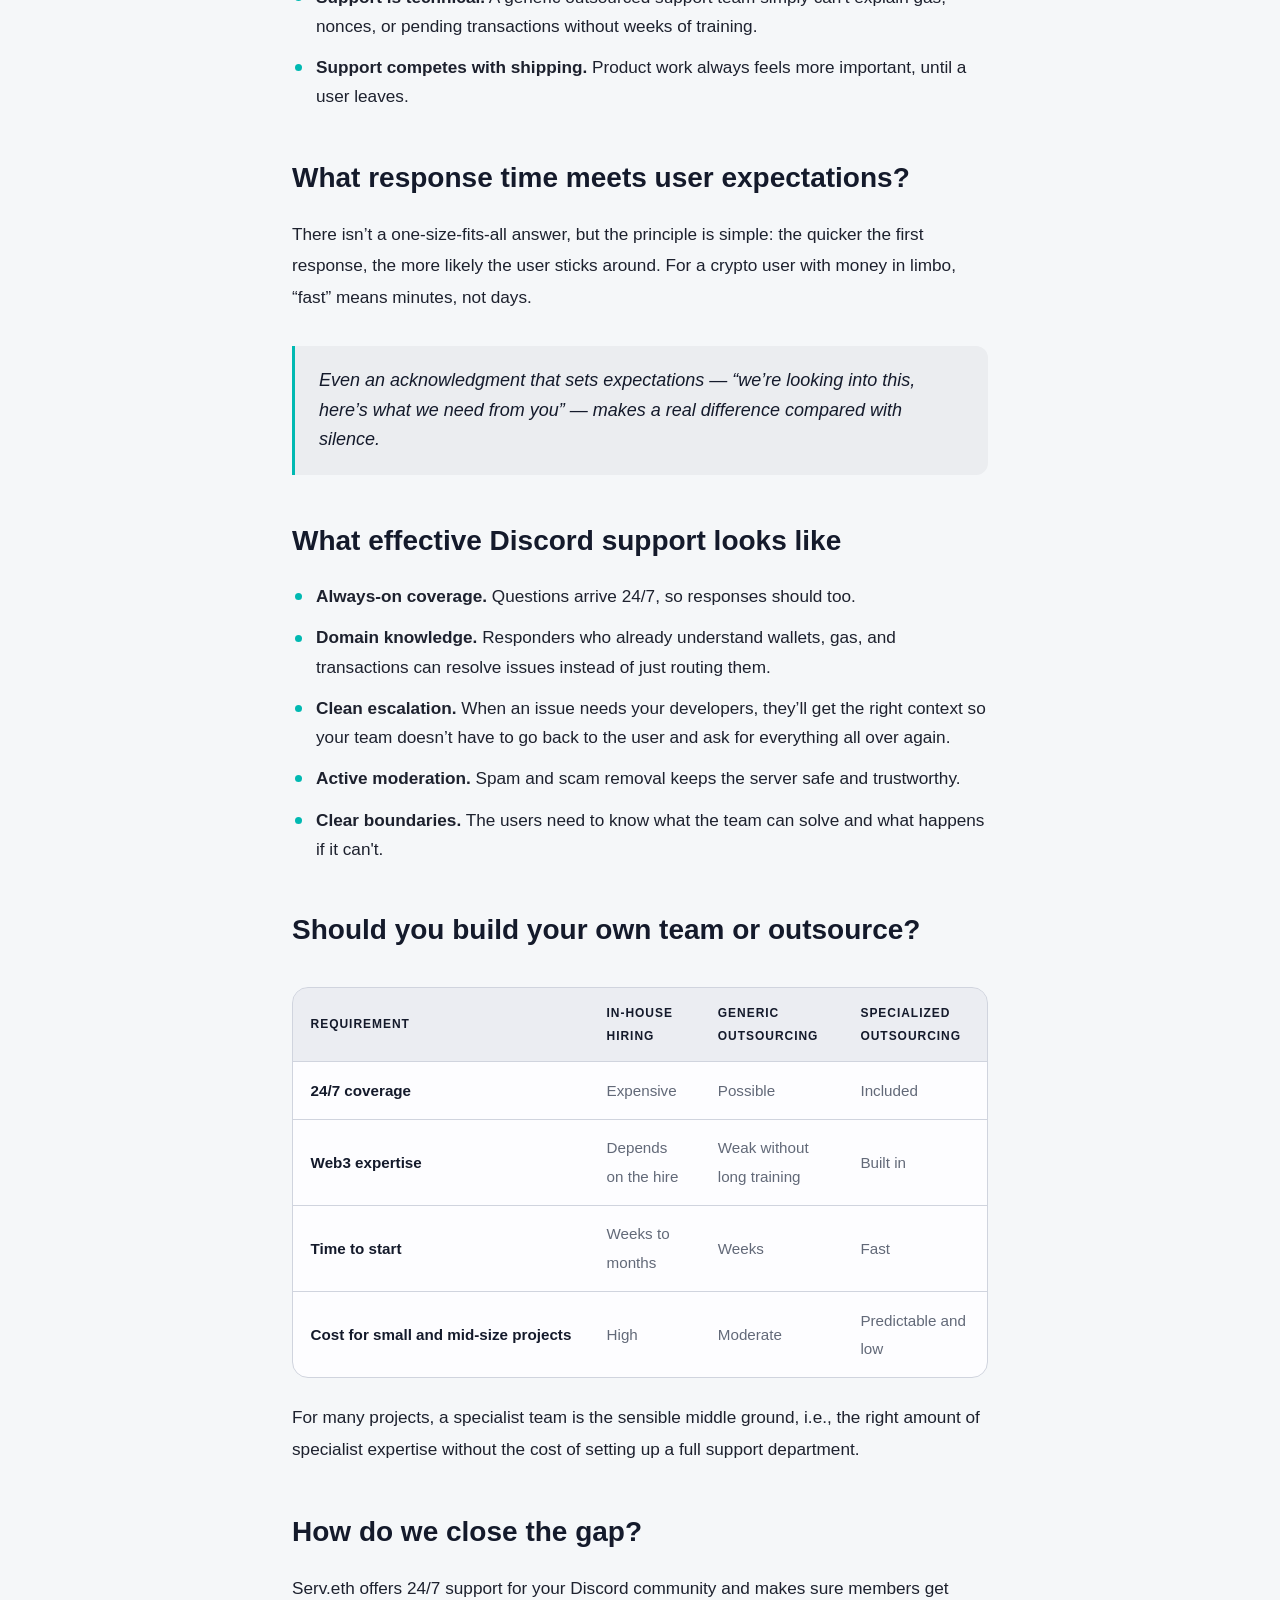
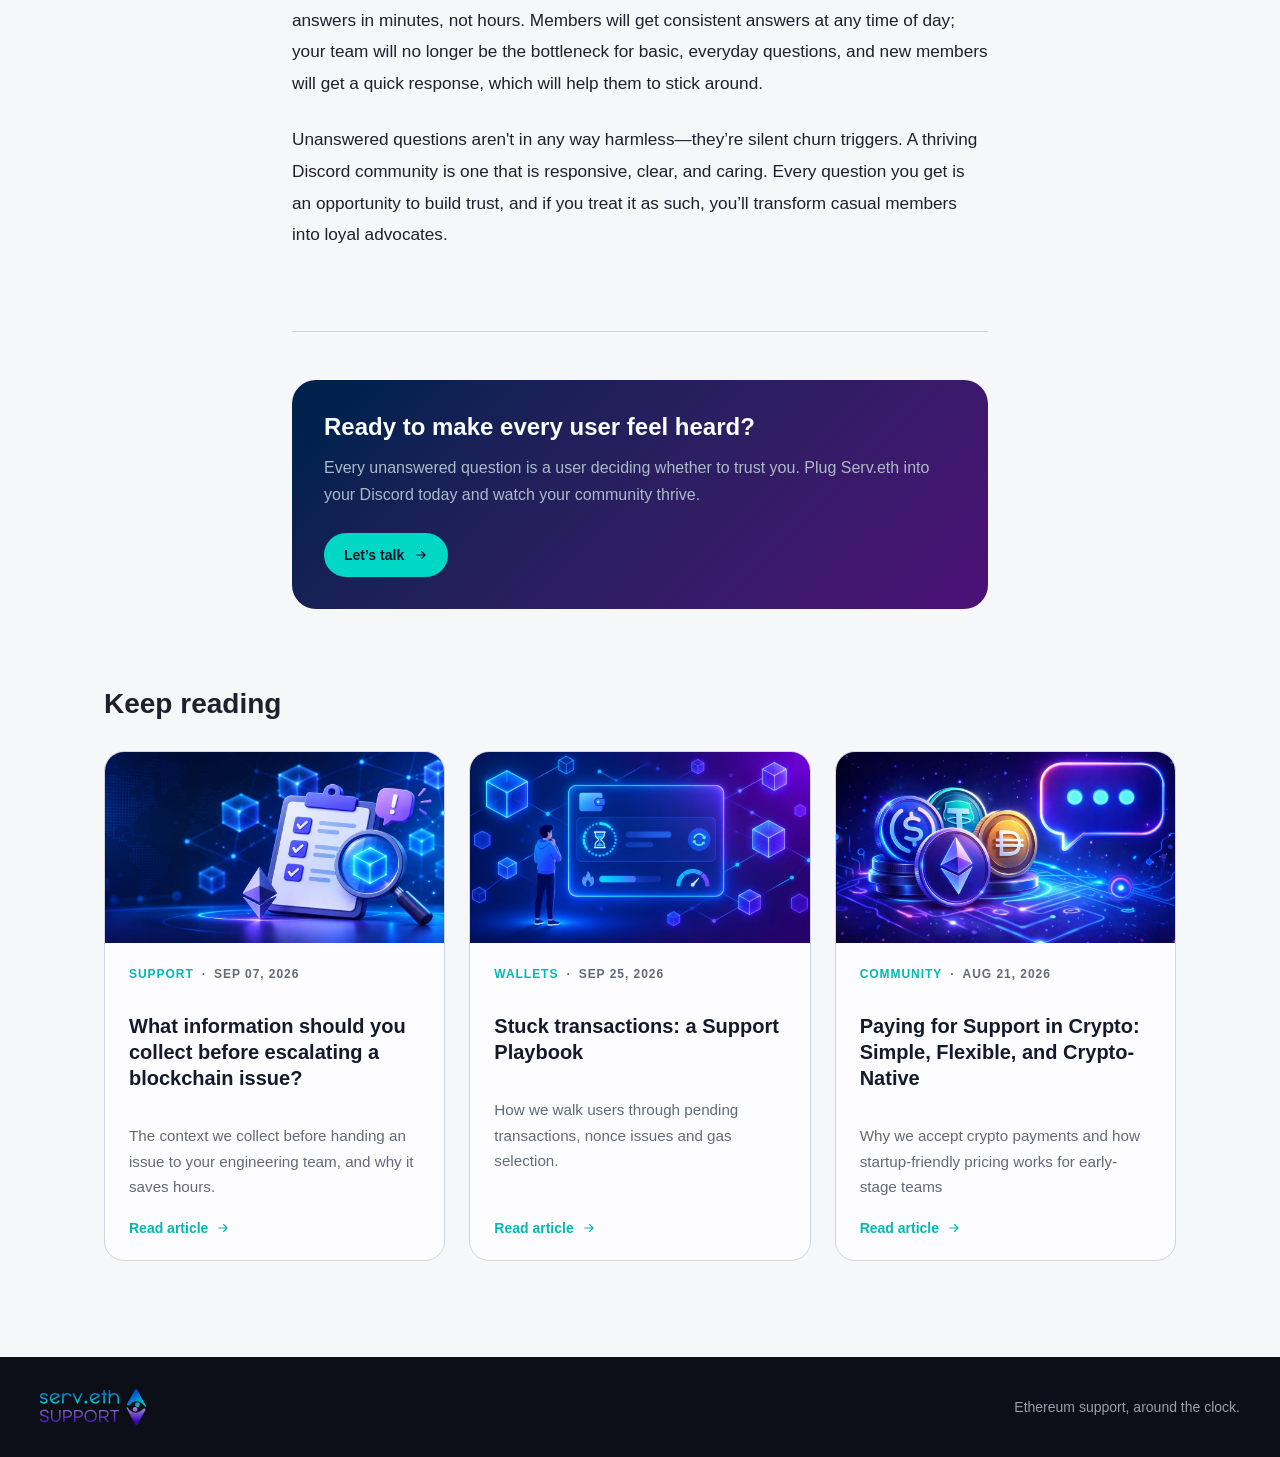
<file: blog/why-unanswered-discord-questions-cost-you-users.html>
<!doctype html>
<html lang="en">
	<head>
		<meta charset="utf-8">
		<meta name="viewport" content="width=device-width, initial-scale=1">
		<meta name="description" content="Every unanswered question on your Discord server is a silent exit door. The hidden costs of slow responses, and what effective web3 community support looks like." />
		<meta name="author" content="Serv.eth" />
		<meta property="og:type" content="article" />
		<meta property="og:title" content="Why unanswered Discord questions cost you users — Serv.eth Blog" />
		<meta property="og:description" content="Every unanswered question on your Discord server is a silent exit door. The hidden costs of slow responses, and what effective web3 community support looks like." />
		<meta property="og:image" content="https://serveth.support/img/blog/discord-unanswered-hero.jpg" />
		<meta name="twitter:card" content="summary_large_image" />

		<link rel="icon" href="../img/favicon.png" type="image/png">
		<link rel="stylesheet" href="../styles.css" />
		<link rel="stylesheet" href="blog.css" />

		<title>Why unanswered Discord questions cost you users — Serv.eth Blog</title>
	</head>
	<body>
		<header class="blog-hero">
			<nav class="nav" aria-label="Primary navigation">
				<a href="../" aria-label="Serv.eth home">
					<img class="nav-logo" src="../img/logo.svg" alt="Serv.eth" />
				</a>
				<button class="nav-toggle" type="button" aria-expanded="false" aria-controls="primary-menu" aria-label="Open menu"><span></span><span></span><span></span></button>
				<div class="nav-links">
					<a class="nav-link" href="../#service">Our service</a>
					<a class="nav-link" href="../#about">About us</a>
					<a class="nav-link" href="../#testimonials">Testimonials</a>
					<a class="nav-link" href="../#pricing">Pricing</a>
					<a class="nav-link is-active" href="./" aria-current="page">Blog</a>
				</div>
				<a class="outline-button" href="../#contact">
					Let’s talk
					<svg class="icon" viewBox="0 0 24 24" aria-hidden="true"><path d="M5 12h14M13 6l6 6-6 6" /></svg>
				</a>
			</nav>
			<div class="blog-hero-inner article-header">
				<a class="back-link" href="./">
					<svg class="icon" viewBox="0 0 24 24" aria-hidden="true"><path d="M19 12H5M11 18l-6-6 6-6" /></svg>
					Back to blog
				</a>
				<p class="post-meta"><span class="post-category">Support</span><span>·</span><time datetime="2026-08-03">Aug 03, 2026</time><span>·</span><span>5 min read</span></p>
				<h1 class="hero-title">Why unanswered Discord questions <strong>cost you users</strong></h1>
				<p class="hero-sub">A user who waits hours for an answer rarely comes back. What we’ve learned about response times, trust, and retention in web3 communities.</p>
				<div class="author">
					<span class="author-avatar" aria-hidden="true">UD8</span>
					<div>
						<p>undoubted08</p>
						<p class="author-role">Technical Support, Serv.eth</p>
					</div>
				</div>
				<figure class="hero-cover">
					<img class="cover-photo" src="../img/blog/discord-unanswered-hero.jpg" alt="A community chat panel with unanswered question bubbles while a user quietly walks away through an open doorway, on a purple gradient background" width="1200" height="630" />
				</figure>
			</div>
		</header>

		<main>
			<article class="article">
				<p>Discord has become the go-to hub for communities, projects, and brands. But the hard truth is, every unanswered question on your server is a silent exit door for your members.</p>
				<p>Unanswered Discord questions cost you users because Discord is where new users decide whether your product is trustworthy. A question that sits for hours tells every person watching that nobody is home. Most of those people never ask again. They quietly leave, and you never see it in your analytics.</p>

				<h2>Your Discord server acts as your front door</h2>
				<p>For the vast majority of web3 projects, Discord is the support desk, the community center, and the starting point all at once. If a new user has a wallet issue, a transaction that's just sitting there pending, or a confusing gas estimate, they'll come to your server. What happens next determines everything.</p>
				<p>If users get a clear reply within minutes, they’re likely to stay. If there’s no response, they usually think one of three things:</p>
				<ul>
					<li>The team doesn’t care.</li>
					<li>The project is dead or abandoned.</li>
					<li>The product is too risky to trust with real money.</li>
				</ul>
				<p>For web3, that last one is absolutely critical. Users are handling funds and not just filling out a form. A stuck transaction with no reply feels like an emergency, and an ignored emergency is hard to forgive.</p>

				<h2>5 hidden costs of unanswered questions</h2>
				<h3>1. Silent churn</h3>
				<p>The user who gets no reply rarely complains. One click and they're away to your competitor. They simply don't file a ticket, they don't leave a review, and so the loss is completely invisible. That's precisely why it keeps happening.</p>
				<h3>2. The audience effect</h3>
				<p>Every unanswered question is public. Lurkers, prospects, and potential partners all go past it and form their own conclusions. One unanswered message can cost you far more than one user.</p>
				<h3>3. Scams fill the vacuum</h3>
				<p>No support members present, and the scammers step in. Fake "support agents" direct message (DM) the frustrated user and offer to 'help' with the wallet issue. A user who's been ignored by your team and then robbed by a scammer will blame your project.</p>
				<h3>4. Repeat questions pile up</h3>
				<p>Unanswered questions don’t go away. They get re-asked, which clutters channels, frustrates your community, and effectively hides the real new questions.</p>
				<h3>5. Your best people get spread thin</h3>
				<p>When nobody owns support, the founders, the developers, and the loyal community members end up answering at all hours. That’s expensive talent being pulled away from actually building</p>

				<h2>Why this happens even with the best teams</h2>
				<p>Most teams don’t ignore users on purpose. The problem is structural:</p>
				<ul>
					<li><strong>Time zones.</strong> Your community is global, but your team sleeps.</li>
					<li><strong>Volume is inconsistent.</strong> You'll have projects that don't get enough questions to warrant a full-time in-house support person, but do get enough that things start to slip.</li>
					<li><strong>Support is technical.</strong> A generic outsourced support team simply can't explain gas, nonces, or pending transactions without weeks of training.</li>
					<li><strong>Support competes with shipping.</strong> Product work always feels more important, until a user leaves.</li>
				</ul>

				<h2>What response time meets user expectations?</h2>
				<p>There isn’t a one-size-fits-all answer, but the principle is simple: the quicker the first response, the more likely the user sticks around. For a crypto user with money in limbo, “fast” means minutes, not days.</p>
				<blockquote>Even an acknowledgment that sets expectations — “we’re looking into this, here’s what we need from you” — makes a real difference compared with silence.</blockquote>

				<h2>What effective Discord support looks like</h2>
				<ul>
					<li><strong>Always-on coverage.</strong> Questions arrive 24/7, so responses should too.</li>
					<li><strong>Domain knowledge.</strong> Responders who already understand wallets, gas, and transactions can resolve issues instead of just routing them.</li>
					<li><strong>Clean escalation.</strong> When an issue needs your developers, they’ll get the right context so your team doesn’t have to go back to the user and ask for everything all over again.</li>
					<li><strong>Active moderation.</strong> Spam and scam removal keeps the server safe and trustworthy.</li>
					<li><strong>Clear boundaries.</strong> The users need to know what the team can solve and what happens if it can't.</li>
				</ul>

				<h2>Should you build your own team or outsource?</h2>
				<figure>
					<div class="compare-table" role="region" aria-label="Comparison of in-house hiring, generic outsourcing and specialized outsourcing for Discord support">
						<table>
							<thead>
								<tr>
									<th scope="col"><span>Requirement</span></th>
									<th scope="col">In-house hiring</th>
									<th scope="col">Generic outsourcing</th>
									<th scope="col">Specialized outsourcing</th>
								</tr>
							</thead>
							<tbody>
								<tr>
									<th scope="row">24/7 coverage</th>
									<td>Expensive</td>
									<td>Possible</td>
									<td>Included</td>
								</tr>
								<tr>
									<th scope="row">Web3 expertise</th>
									<td>Depends on the hire</td>
									<td>Weak without long training</td>
									<td>Built in</td>
								</tr>
								<tr>
									<th scope="row">Time to start</th>
									<td>Weeks to months</td>
									<td>Weeks</td>
									<td>Fast</td>
								</tr>
								<tr>
									<th scope="row">Cost for small and mid-size projects</th>
									<td>High</td>
									<td>Moderate</td>
									<td>Predictable and low</td>
								</tr>
							</tbody>
						</table>
					</div>
				</figure>
				<p>For many projects,  a specialist team is the sensible middle ground, i.e., the right amount of specialist expertise without the cost of setting up a full support department.</p>

				<h2>How do we close the gap?</h2>
				<p>Serv.eth offers 24/7 support for your Discord community and makes sure members get answers in minutes, not hours. Members will get consistent answers at any time of day; your team will no longer be the bottleneck for basic, everyday questions, and new members will get a quick response, which will help them to stick around.</p>
				<p>Unanswered questions aren't in any way harmless—they’re silent churn triggers. A thriving Discord community is one that is responsive, clear, and caring. Every question you get is an opportunity to build trust, and if you treat it as such, you’ll transform casual members into loyal advocates.</p>
			</article>

			<div class="article-footer">
				<aside class="article-cta">
					<h2>Ready to make every user feel heard?</h2>
					<p>Every unanswered question is a user deciding whether to trust you. Plug Serv.eth into your Discord today and watch your community thrive.</p>
					<a class="primary-button" href="../#contact">
						Let’s talk
						<svg class="icon" viewBox="0 0 24 24" aria-hidden="true"><path d="M5 12h14M13 6l6 6-6 6" /></svg>
					</a>
				</aside>
			</div>

			<section class="related" aria-labelledby="related-title">
				<h2 id="related-title" class="section-title">Keep reading</h2>
				<div class="post-grid">
					<article class="post-card">
						<a class="post-cover" href="blockchain-issue-escalation-checklist.html" tabindex="-1" aria-hidden="true">
							<img class="cover-photo" src="../img/blog/blockchain-support-checklist.jpg" alt="" loading="lazy" />
						</a>
						<div class="post-card-body">
							<p class="post-meta"><span class="post-category">Support</span><span>·</span><time datetime="2026-09-7">Sep 07, 2026</time></p>
							<h3 class="post-title"><a href="blockchain-issue-escalation-checklist.html">What information should you collect before escalating a blockchain issue?</a></h3>
							<p class="post-excerpt">The context we collect before handing an issue to your engineering team, and why it saves hours.</p>
							<a class="read-more" href="blockchain-issue-escalation-checklist.html">
								Read article
								<svg class="icon" viewBox="0 0 24 24" aria-hidden="true"><path d="M5 12h14M13 6l6 6-6 6" /></svg>
							</a>
						</div>
					</article>
					<article class="post-card">
						<a class="post-cover" href="stuck-crypto-transactions.html" tabindex="-1" aria-hidden="true">
							<img class="cover-photo" src="../img/blog/stuck-transactions.jpg" alt="" loading="lazy" />
						</a>
						<div class="post-card-body">
							<p class="post-meta"><span class="post-category">Wallets</span><span>·</span><time datetime="2026-09-25">Sep 25, 2026</time></p>
							<h3 class="post-title"><a href="stuck-crypto-transactions.html">Stuck transactions: a Support Playbook</a></h3>
							<p class="post-excerpt">How we walk users through pending transactions, nonce issues and gas selection.</p>
							<a class="read-more" href="stuck-crypto-transactions.html">
								Read article
								<svg class="icon" viewBox="0 0 24 24" aria-hidden="true"><path d="M5 12h14M13 6l6 6-6 6" /></svg>
							</a>
						</div>
					</article>
					<article class="post-card">
						<a class="post-cover" href="paying-for-support-in-crypto.html" tabindex="-1" aria-hidden="true">
							<img class="cover-photo" src="../img/blog/paying-support.jpg" alt="" loading="lazy" />
						</a>
						<div class="post-card-body">
							<p class="post-meta"><span class="post-category">Community</span><span>·</span><time datetime="2026-08-21">Aug 21, 2026</time></p>
							<h3 class="post-title"><a href="paying-for-support-in-crypto.html">Paying for Support in Crypto: Simple, Flexible, and Crypto-Native</a></h3>
							<p class="post-excerpt">Why we accept crypto payments and how startup-friendly pricing works for early-stage teams</p>
							<a class="read-more" href="paying-for-support-in-crypto.html">
								Read article
								<svg class="icon" viewBox="0 0 24 24" aria-hidden="true"><path d="M5 12h14M13 6l6 6-6 6" /></svg>
							</a>
						</div>
					</article>
				</div>
			</section>
		</main>

		<footer class="footer">
			<img src="../img/logo.svg" alt="Serv.eth" />
			<p>Ethereum support, around the clock.</p>
		</footer>

		<script>
			(() => {
				const nav = document.querySelector('.nav');
				const toggle = nav.querySelector('.nav-toggle');
				const setOpen = (open) => {
					nav.classList.toggle('is-open', open);
					toggle.setAttribute('aria-expanded', String(open));
					toggle.setAttribute('aria-label', open ? 'Close menu' : 'Open menu');
				};
				toggle.addEventListener('click', () => setOpen(!nav.classList.contains('is-open')));
				nav.querySelectorAll('.nav-link').forEach((link) => link.addEventListener('click', () => setOpen(false)));
			})();
		</script>
	</body>
</html>
</file>
<file: styles.css>
:root {
	--background: oklch(0.975 0.004 260);
	--foreground: oklch(0.25 0.025 270);
	--muted-foreground: oklch(0.52 0.025 265);
	--primary: oklch(0.7 0.14 190);
	--accent: oklch(0.79 0.14 184);
	--accent-foreground: oklch(0.2 0.04 265);
	--border: oklch(0.87 0.014 265);
	--hero-foreground: oklch(0.99 0.005 210);
	--hero-muted: oklch(0.78 0.025 245);
	--highlight: oklch(0.82 0.15 185);
	--about-foreground: oklch(0.98 0.005 220);
	--about-muted: oklch(0.78 0.025 245);
	--footer: oklch(0.17 0.018 270);
	--footer-muted: oklch(0.7 0.02 260);
	--surface: oklch(0.995 0.002 260);
	--strong: oklch(0.22 0.035 270);
	--strong-foreground: oklch(0.98 0.004 240);
	--card-sheen: oklch(1 0 0);
	--font-sans: "Graphik", "Helvetica Neue", Arial, sans-serif;
}

*,
*::before,
*::after { box-sizing: border-box; }

html { scroll-behavior: smooth; -webkit-text-size-adjust: 100%; }

body {
	margin: 0;
	background: var(--background);
	color: var(--foreground);
	font-family: var(--font-sans);
	overflow-x: hidden;
}

a { text-decoration: none; color: inherit; }
img { max-width: 100%; display: block; }
h1, h2, p, ul, blockquote { margin: 0; }
ul { padding: 0; list-style: none; }
::selection { background: var(--accent); color: var(--accent-foreground); }

.icon { width: 1em; height: 1em; flex: none; stroke: currentColor; fill: none; stroke-width: 2; stroke-linecap: round; stroke-linejoin: round; }

/* Hero */
.hero {
	position: relative;
	min-height: 720px;
	padding: 1.5rem 1.25rem 6rem;
	color: var(--hero-foreground);
	background: linear-gradient(135deg, oklch(0.25 0.09 250), oklch(0.34 0.16 305));
}
.hero::after {
	content: "";
	position: absolute;
	inset: auto 0 0;
	height: 1px;
	background: color-mix(in oklch, var(--accent) 55%, transparent);
}
.nav {
	position: relative;
	z-index: 50;
	margin: 0 auto;
	max-width: 72rem;
	display: flex;
	align-items: center;
	justify-content: space-between;
	gap: 1rem;
}
.nav-logo { height: 3rem; width: auto; }
.nav-links { display: none; align-items: center; gap: 2rem; font-size: 0.75rem; font-weight: 600; text-transform: uppercase; }
.nav-link { letter-spacing: 0.16em; color: var(--hero-muted); transition: color 180ms ease; }
.nav-link:hover { color: var(--hero-foreground); }
.nav-toggle {
	display: flex;
	flex-direction: column;
	justify-content: center;
	gap: 0.35rem;
	width: 44px;
	height: 44px;
	margin-left: auto;
	padding: 0 0.6rem;
	background: none;
	border: 0;
	cursor: pointer;
}
.nav-toggle span {
	display: block;
	height: 2px;
	border-radius: 2px;
	background: var(--hero-foreground);
	transition: transform 180ms ease, opacity 180ms ease;
}
.nav.is-open .nav-toggle span:nth-child(1) { transform: translateY(calc(0.35rem + 2px)) rotate(45deg); }
.nav.is-open .nav-toggle span:nth-child(2) { opacity: 0; }
.nav.is-open .nav-toggle span:nth-child(3) { transform: translateY(calc(-0.35rem - 2px)) rotate(-45deg); }

.nav-links {
	position: absolute;
	top: calc(100% + 0.75rem);
	left: 0;
	right: 0;
	flex-direction: column;
	align-items: flex-start;
	gap: 1.25rem;
	padding: 1.5rem 1.25rem;
	border-radius: 1rem;
	background: oklch(0.25 0.09 250);
	box-shadow: 0 16px 40px oklch(0.1 0.03 260 / 0.35);
}
.nav.is-open .nav-links { display: flex; }

.nav-link-blog { display: none; }

.hero-grid {
	position: relative;
	margin: 3.5rem auto 0;
	max-width: 72rem;
	display: grid;
	align-items: center;
	gap: 3rem;
	min-height: 590px;
}
.hero-copy { position: relative; z-index: 10; max-width: 36rem; animation: fade-in 700ms ease both; }
.hero-title { font-size: clamp(2.6rem, 8vw, 4.5rem); font-weight: 300; line-height: 1.05; }
.hero-title strong { font-weight: 600; color: var(--highlight); }
.hero-sub { margin-top: 1.75rem; max-width: 32rem; font-size: 1.125rem; line-height: 1.8; color: var(--hero-muted); }
.hero-actions { margin-top: 2.25rem; display: flex; flex-wrap: wrap; gap: 1rem; }
.hero-art { position: relative; margin: 0 auto; width: 100%; max-width: 32rem; animation: fade-in 700ms ease both; }
.hero-art-glow { position: absolute; inset: 14% 10%; border-radius: 50%; background: color-mix(in oklch, var(--accent) 18%, transparent); filter: blur(50px); }
.hero-art img { position: relative; z-index: 10; }

.eyebrow,
.section-kicker { font-size: 0.75rem; font-weight: 700; letter-spacing: 0.18em; text-transform: uppercase; }
.eyebrow { color: var(--highlight); margin-bottom: 1.75rem; }
.section-kicker { margin-bottom: 1.25rem; color: var(--primary); }
.section-kicker { scroll-margin-top: 2.5rem; }

.primary-button,
.outline-button {
	display: inline-flex;
	min-height: 44px;
	align-items: center;
	justify-content: center;
	gap: 0.6rem;
	border-radius: 999px;
	padding: 0.65rem 1.25rem;
	font-size: 0.875rem;
	font-weight: 700;
	transition: transform 180ms ease, background 180ms ease, color 180ms ease;
}
.primary-button { background: var(--accent); color: var(--accent-foreground); }
.outline-button { border: 1px solid color-mix(in oklch, var(--hero-foreground) 35%, transparent); color: var(--hero-foreground); }
.primary-button:hover,
.outline-button:hover { transform: translateY(-2px); }
.outline-button:hover { background: color-mix(in oklch, var(--hero-foreground) 10%, transparent); }
.text-link { display: inline-flex; align-items: center; gap: 0.5rem; padding: 0.65rem 0.25rem; color: var(--hero-foreground); font-size: 0.875rem; font-weight: 600; }

/* Marquee */
.marquee-section { background: var(--background); border-bottom: 1px solid var(--border); padding: 2.5rem 0; }
.marquee-title { margin-bottom: 1.75rem; text-align: center; font-size: 0.75rem; font-weight: 600; text-transform: uppercase; color: var(--muted-foreground); }
.marquee-mask { overflow: hidden; -webkit-mask-image: linear-gradient(to right, transparent, black 8%, black 92%, transparent); mask-image: linear-gradient(to right, transparent, black 8%, black 92%, transparent); }
.marquee-track { display: flex; width: max-content; animation: marquee 55s linear infinite; }
.marquee-mask:hover .marquee-track { animation-play-state: paused; }
.logo-set { display: flex; flex-shrink: 0; align-items: center; }
.client-logo { display: flex; width: 13rem; height: 4rem; flex-shrink: 0; align-items: center; justify-content: center; padding: 0.65rem 1.75rem; }
.client-logo img { width: 100%; height: 100%; object-fit: contain; object-position: center; }

/* Sections */
.content-section { margin-inline: auto; max-width: 72rem; padding: 7rem 1.25rem; } 
.section-title { max-width: 38rem; font-size: clamp(2.35rem, 5vw, 4rem); font-weight: 600; line-height: 1.08; }
.section-copy { margin-top: 1.75rem; max-width: 38rem; font-size: 1.05rem; line-height: 1.85; color: var(--muted-foreground); }

.split { display: grid; align-items: center; gap: 3.5rem; }
.service-art { margin: 0 auto; width: 100%; max-width: 43rem; }
.feature-list { margin-top: 2rem; display: grid; gap: 1rem; font-size: 0.875rem; font-weight: 600; }
.feature-list li { display: flex; align-items: center; gap: 0.75rem; }
.check-icon { display: inline-flex; height: 1.7rem; width: 1.7rem; align-items: center; justify-content: center; border-radius: 999px; background: color-mix(in oklch, var(--primary) 16%, transparent); }

.about-band { padding: 6rem 1.25rem; background: linear-gradient(135deg, oklch(0.18 0.08 279), oklch(0.28 0.12 250)); } 
.about-inner { margin: 0 auto; max-width: 72rem; display: grid; align-items: center; gap: 4rem; }
.about-kicker { color: var(--accent); }
.about-title { color: var(--about-foreground); }
.about-copy { color: var(--about-muted); }
.about-line { margin-top: 1.5rem; font-size: 1.125rem; font-weight: 500; color: var(--about-foreground); }
.about-art { margin: 0 auto; width: 100%; max-width: 24rem; }

.testimonials-section { padding: 7rem 1.25rem; background: var(--background); border-bottom: 1px solid var(--border); }
.testimonials-inner { margin: 0 auto; max-width: 72rem; }
.testimonials-heading { display: grid; gap: 1.5rem; align-items: end; }
.testimonials-heading > p { max-width: 20rem; color: var(--muted-foreground); line-height: 1.6; }
.testimonial-carousel { position: relative; margin-top: 3.5rem; outline: none; }
.testimonial-viewport { overflow-x: auto; overflow-y: hidden; scroll-snap-type: x mandatory; scroll-behavior: smooth; -webkit-overflow-scrolling: touch; scrollbar-width: none; -ms-overflow-style: none; padding-bottom: 0.25rem; }
.testimonial-viewport::-webkit-scrollbar { display: none; }
.testimonial-track { display: flex; gap: 1.25rem; }
.testimonial-card { display: flex; flex: 0 0 100%; min-width: 100%; min-height: 25rem; scroll-snap-align: start; flex-direction: column; justify-content: space-between; border: 1px solid color-mix(in oklch, var(--border) 60%, var(--foreground) 10%); border-radius: 0.75rem; background: linear-gradient(180deg, color-mix(in oklch, var(--card-sheen) 45%, var(--surface)) 0%, var(--surface) 32%); padding: 2rem; box-shadow: inset 0 1px 0 color-mix(in oklch, var(--card-sheen) 70%, transparent), 0 1px 2px color-mix(in oklch, var(--foreground) 8%, transparent), 0 24px 48px -16px color-mix(in oklch, var(--foreground) 26%, transparent); }
.carousel-arrow { position: absolute; top: 50%; z-index: 5; display: grid; width: 3rem; height: 3rem; transform: translateY(-50%); place-items: center; border: 1px solid var(--border); border-radius: 50%; background: color-mix(in oklch, var(--background) 86%, transparent); backdrop-filter: blur(8px); color: var(--foreground); cursor: pointer; box-shadow: 0 10px 28px color-mix(in oklch, var(--foreground) 14%, transparent); transition: opacity 180ms ease, transform 140ms ease, background 180ms ease; }
.carousel-arrow.prev { left: -0.5rem; }
.carousel-arrow.next { right: -0.5rem; }
.carousel-arrow:hover { background: var(--background); }
.carousel-arrow:active { transform: translateY(-50%) scale(0.92); }
.carousel-arrow[disabled] { opacity: 0.35; cursor: default; }
.carousel-arrow .icon { width: 1.25rem; height: 1.25rem; fill: none; stroke: currentColor; stroke-width: 2; stroke-linecap: round; stroke-linejoin: round; }
.testimonial-logo-wrap { display: flex; min-height: 3rem; align-items: center; justify-content: space-between; gap: 1rem; }
.testimonial-logo-wrap img { max-height: 2.25rem; max-width: 8rem; object-fit: contain; object-position: left center; }
.testimonial-logo-wrap span { color: var(--primary); font-size: 3rem; line-height: 1; }
.testimonial-card blockquote {  margin: 1.5rem 0; font-size: clamp(1rem, 1.45vw, 1.35rem); line-height: 1.25; }
.testimonial-person { display: grid; grid-template-columns: 1fr auto; gap: 0.35rem 1rem; border-top: 1px solid var(--border); padding-top: 1.5rem; }
.testimonial-author { font-size: 0.9rem; font-weight: 700; }
.testimonial-role { grid-column: 1; color: var(--muted-foreground); font-size: 0.8rem; }
.testimonial-company { grid-column: 2; grid-row: 1 / span 2; align-self: center; color: var(--primary); font-size: 0.75rem; font-weight: 700; text-transform: uppercase; }

.pricing-head { display: grid; align-items: end; gap: 3rem; }
.pricing-art { display: none; width: 18rem; }
.pricing-layout { margin-top: 3.5rem; display: grid; gap: 1rem; }
.pricing-card { display: flex; min-height: 22rem; flex-direction: column; border: 1px solid var(--border); border-radius: 0.5rem; background: var(--surface); padding: 1.75rem; box-shadow: 0 14px 36px color-mix(in oklch, var(--foreground) 5%, transparent); }
.pricing-card.featured { background: var(--strong); color: var(--strong-foreground); border-color: var(--strong); }
.price-eyebrow { color: var(--primary); font-size: 0.7rem; font-weight: 700; text-transform: uppercase; }
.price-amount { margin-top: 1.5rem; font-size: 3rem; font-weight: 600; }
.price-unit { margin-top: 0.35rem; font-size: 0.75rem; font-weight: 700; text-transform: uppercase; color: var(--primary); }
.price-note { margin-top: 1.5rem; font-size: 0.9rem; font-weight: 700; }
.price-summary { margin: 0.75rem 0 1.75rem; color: var(--muted-foreground); font-size: 0.875rem; line-height: 1.6; }
.featured .price-summary { color: var(--hero-muted); }
.details-button, .pricing-contact-link, .dialog-contact { display: flex; min-height: 2.75rem; align-items: center; justify-content: space-between; border: 1px solid var(--border); border-radius: 0.375rem; padding: 0.65rem 1rem; background: transparent; color: inherit; font: inherit; font-size: 0.875rem; font-weight: 700; cursor: pointer; transition: transform 180ms ease, background 180ms ease, border-color 180ms ease; }
.details-button { margin-top: auto; width: 100%; }
.featured .details-button { border-color: var(--accent); background: var(--accent); color: var(--accent-foreground); }
.details-button:hover { transform: translateY(-2px); border-color: var(--primary); background: color-mix(in oklch, var(--primary) 10%, transparent); }
.featured .details-button:hover { border-color: var(--accent); background: color-mix(in oklch, var(--accent) 82%, var(--accent-foreground)); }
.pricing-foot { display: flex; flex-direction: column; gap: 1.25rem; margin-top: 2rem; color: var(--muted-foreground); font-size: 0.875rem; }
.pricing-dialog { position: fixed; width: min(42rem, calc(100% - 2rem)); max-height: 82vh; overflow-y: auto; border: 1px solid var(--border); border-radius: 0.5rem; padding: 2rem; background: var(--background); color: var(--foreground); box-shadow: 0 25px 80px color-mix(in oklch, var(--foreground) 25%, transparent); }
.pricing-dialog::backdrop { background: color-mix(in oklch, var(--footer) 78%, transparent); }
.pricing-dialog h2 { margin-top: 1rem; font-size: clamp(2rem, 5vw, 3rem); }
.dialog-close { position: absolute; top: 1rem; right: 1rem; width: 2.5rem; height: 2.5rem; border: 0; background: transparent; color: inherit; font-size: 1.75rem; cursor: pointer; }
.dialog-lead { margin-top: 0.5rem; color: var(--muted-foreground); }
.dialog-copy { display: grid; gap: 1rem; margin-top: 2rem; color: var(--muted-foreground); line-height: 1.65; }
.dialog-copy p { padding-left: 1.4rem; position: relative; }
.dialog-copy p::before { content: "✓"; position: absolute; left: 0; color: var(--primary); font-weight: 700; }
.dialog-contact { display: inline-flex; margin-top: 2rem; border-color: var(--primary); background: var(--primary); color: var(--accent-foreground); }
.dialog-contact:hover { transform: translateY(-2px); }

.contact-band { padding: 6rem 1.25rem; text-align: center; color: var(--hero-foreground); background: linear-gradient(125deg, oklch(0.24 0.11 249), oklch(0.31 0.15 309)); }
.contact-inner { margin: 0 auto; max-width: 48rem; }
.contact-title { font-size: clamp(2.25rem, 6vw, 3.75rem); font-weight: 600; }
.contact-actions { margin-top: 2.5rem; display: flex; flex-wrap: wrap; justify-content: center; gap: 1rem; }

.footer { display: flex; flex-direction: column; align-items: center; justify-content: space-between; gap: 1.25rem; padding: 2rem 1.25rem; background: var(--footer); color: var(--footer-muted); font-size: 0.875rem; }
.footer img { height: 2.25rem; width: auto; opacity: 0.8; }

@keyframes marquee { to { transform: translateX(-50%); } }
@keyframes fade-in { from { opacity: 0; transform: translateY(12px); } to { opacity: 1; transform: none; } }

@media (min-width: 768px) {
	.hero { padding-left: 2.5rem; padding-right: 2.5rem; }
	.nav-logo { height: 3.5rem; }
	.nav-links { display: flex; }
	.nav-toggle { display: none; }
	.nav-links { position: static; flex-direction: row; align-items: center; gap: 2rem; padding: 0; border-radius: 0; background: none; box-shadow: none; }
	.nav-link-blog { display: block; }
	.hero-grid { grid-template-columns: 1.05fr 0.95fr; padding-top: 2rem; margin-top: 0; }
	.hero-art { justify-self: end; }
	.content-section { padding: 9rem 2.5rem; } 
	.split { grid-template-columns: 1fr 1fr; }
	.service-art-col { order: 1; }
	.service-copy-col { order: 2; }
	.about-band { padding: 8rem 2.5rem; } 
	.about-inner { grid-template-columns: 1.1fr 0.9fr; }
	.testimonials-section { padding: 9rem 2.5rem; }
	.testimonials-heading { grid-template-columns: 1fr auto; }
	.testimonial-card { flex-basis: calc(56% - 0.55rem); min-width: calc(56% - 0.55rem); }
	.carousel-arrow.prev { left: -1.25rem; }
	.carousel-arrow.next { right: -1.25rem; }
	.pricing-head { grid-template-columns: 1fr auto; }
	.pricing-art { display: block; }
	.pricing-layout { grid-template-columns: repeat(2, minmax(0, 1fr)); }
	.pricing-card.featured { grid-row: span 2; }
	.pricing-foot { flex-direction: row; align-items: center; justify-content: space-between; }
	.contact-band { padding: 7rem 2.5rem; }
	.footer { flex-direction: row; padding-left: 2.5rem; padding-right: 2.5rem; }
}

@media (min-width: 1024px) {
	.testimonial-card { flex-basis: calc(40% - 0.84rem); min-width: calc(40% - 0.84rem); }
	.pricing-layout { grid-template-columns: 1.3fr repeat(2, minmax(0, 1fr)); }
}

@media (prefers-reduced-motion: reduce) {
	html { scroll-behavior: auto; }
	.marquee-track { animation-play-state: paused; }
	.hero-copy, .hero-art { animation: none; }
	.testimonial-viewport { scroll-behavior: auto; }
	.carousel-arrow { transition: none; }
}
</file>
<file: blog/blog.css>
/* Blog — builds on styles.css tokens */
.blog-hero {
	padding: 1.5rem 1.25rem 4.5rem;
	color: var(--hero-foreground);
	background: linear-gradient(135deg, oklch(0.25 0.09 250), oklch(0.34 0.16 305));
}
.blog-hero-inner {
	margin: 3.5rem auto 0;
	max-width: 72rem;
}
.blog-hero .hero-title { font-size: clamp(2.4rem, 6vw, 3.75rem); }
.blog-hero .hero-sub { margin-top: 1.25rem; }
.nav-link.is-active { color: var(--hero-foreground); }

.blog-main {
	margin: 0 auto;
	max-width: 72rem;
	padding: 4rem 1.25rem 6rem;
}

.post-featured {
	display: grid;
	gap: 2rem;
	margin-bottom: 3.5rem;
	padding: 2rem;
	border: 1px solid var(--border);
	border-radius: 1.5rem;
	background: var(--surface);
	transition: transform 180ms ease, box-shadow 180ms ease;
}
.post-featured:hover { transform: translateY(-3px); box-shadow: 0 20px 40px -24px color-mix(in oklch, var(--strong) 40%, transparent); }
.post-featured .post-cover { aspect-ratio: 16 / 10; }
.post-featured .post-title { font-size: clamp(1.6rem, 3vw, 2.25rem); }

.post-grid {
	display: grid;
	gap: 1.5rem;
}
.post-card {
	display: flex;
	flex-direction: column;
	border: 1px solid var(--border);
	border-radius: 1.25rem;
	background: var(--surface);
	overflow: hidden;
	transition: transform 180ms ease, box-shadow 180ms ease;
}
.post-card:hover { transform: translateY(-3px); box-shadow: 0 20px 40px -24px color-mix(in oklch, var(--strong) 40%, transparent); }
.post-card-body { display: flex; flex: 1; flex-direction: column; gap: 0.75rem; padding: 1.5rem; }

.post-cover {
	display: grid;
	place-items: center;
	aspect-ratio: 16 / 9;
	border-radius: 1rem;
	background: linear-gradient(135deg, oklch(0.25 0.09 250), oklch(0.34 0.16 305));
	overflow: hidden;
}
.post-card .post-cover { border-radius: 0; }
.post-cover img { width: 55%; height: auto; opacity: 0.9; }

.post-meta {
	display: flex;
	flex-wrap: wrap;
	align-items: center;
	gap: 0.5rem;
	font-size: 0.75rem;
	font-weight: 600;
	letter-spacing: 0.08em;
	text-transform: uppercase;
	color: var(--muted-foreground);
}
.post-meta .post-category { color: var(--primary); }
.post-title { font-size: 1.25rem; font-weight: 600; line-height: 1.3; color: var(--strong); }
.post-excerpt { font-size: 0.95rem; line-height: 1.7; color: var(--muted-foreground); }
.read-more {
	display: inline-flex;
	align-items: center;
	gap: 0.5rem;
	margin-top: auto;
	padding-top: 0.5rem;
	font-size: 0.875rem;
	font-weight: 700;
	color: var(--primary);
}

/* Single post */
.article-header { max-width: 46rem; }
.article-header .post-meta { color: var(--hero-muted); margin-bottom: 1.25rem; }
.article-header .post-meta .post-category { color: var(--highlight); }
.back-link { display: inline-flex; align-items: center; gap: 0.5rem; margin-bottom: 2rem; font-size: 0.875rem; font-weight: 600; color: var(--hero-muted); }
.back-link:hover { color: var(--hero-foreground); }
.author { display: flex; align-items: center; gap: 0.75rem; margin-top: 2rem; font-size: 0.9rem; }
.author-avatar { display: grid; place-items: center; width: 44px; height: 44px; border-radius: 50%; background: var(--accent); color: var(--accent-foreground); font-weight: 700; }
.author-role { color: var(--hero-muted); font-size: 0.8rem; }

/* Wide cover photo inside the article header */
.article-header .hero-cover {
	margin: 2.5rem 0 0;
	border-radius: 1.25rem;
	overflow: hidden;
	box-shadow: 0 24px 48px -24px color-mix(in oklch, oklch(0.48 0.22 305) 45%, transparent);
}
.article-header .hero-cover img { display: block; width: 100%; height: auto; }

/* Mid-article call to action */
.article .article-cta-mid { margin-top: 3rem; }
.article .article-cta-mid h2 { color: var(--hero-foreground); }
.article .article-cta-mid p { color: var(--hero-muted); }
.article .article-cta-mid .primary-button { color: var(--accent-foreground); text-decoration: none; }

.article {
	margin: 0 auto;
	max-width: 46rem;
	padding: 4rem 1.25rem 5rem;
	font-size: 1.075rem;
	line-height: 1.85;
}
.article > * + * { margin-top: 1.5rem; }
.article h2 { margin-top: 3rem; font-size: 1.75rem; font-weight: 600; line-height: 1.25; color: var(--strong); }
.article h3 { margin-top: 2.25rem; font-size: 1.3rem; font-weight: 600; border-left: 4px solid var(--primary); padding-left:.8rem; margin-top:1.8rem; color: var(--strong); }
.article a { color: var(--primary); text-decoration: underline; text-underline-offset: 3px; }
.article blockquote {
	margin: 2rem 0;
	padding: 1.25rem 1.5rem;
	border-left: 3px solid var(--primary); /* clean teal accent */
	border-radius: 0 0.75rem 0.75rem 0;
	background: color-mix(in oklch, var(--foreground) 4%, var(--background)); /* soft slate tint */
	font-size: 1.125rem;
	font-style: italic;
	line-height: 1.65;
	color: var(--strong);
}

.article code { padding: 0.15rem 0.4rem; border-radius: 0.35rem; background: color-mix(in oklch, var(--border) 60%, transparent); font-size: 0.9em; }
.article pre { padding: 1.25rem; border-radius: 1rem; background: var(--footer); color: var(--strong-foreground); overflow-x: auto; font-size: 0.9rem; line-height: 1.6; }
.article pre code { padding: 0; background: none; }
.article figure { margin: 2.5rem 0 0; }
.article figcaption { margin-top: 0.75rem; font-size: 0.85rem; text-align: center; color: var(--muted-foreground); }

.article-footer {
	margin: 0 auto;
	max-width: 46rem;
	padding: 0 1.25rem 5rem;
}
.article-footer::before {
	content: "";
	display: block;
	margin-bottom: 3rem;
	border-top: 1px solid var(--border);
}
.article-cta {
	padding: 2rem;
	border-radius: 1.5rem;
	background: oklch(0.3 0.12 280); /* fallback */
	background: linear-gradient(135deg, oklch(0.25 0.09 250), oklch(0.34 0.16 305));
	color: var(--hero-foreground);
}
.article-cta h2 { margin: 0; font-size: 1.5rem; font-weight: 600; line-height: 1.25; }
.article-cta p { margin: 0.75rem 0 1.5rem; color: var(--hero-muted); line-height: 1.7; }

.related { margin: 0 auto; max-width: 72rem; padding: 0 1.25rem 6rem; }
.related .section-title { margin-bottom: 2rem; font-size: 1.75rem; }

/* Full-bleed photo covers (e.g. generated hero images) */
.post-cover .cover-photo {
	width: 100%;
	height: 100%;
	object-fit: cover;
	opacity: 1;
}

/* Support queue stat chart */
.stat-chart {
	display: grid;
	gap: 1rem;
	padding: 1.5rem;
	border: 1px solid var(--border);
	border-radius: 1rem;
	background: var(--surface);
}
.stat-row {
	display: grid;
	gap: 0.4rem;
}
.stat-label {
	display: flex;
	justify-content: space-between;
	gap: 1rem;
	font-size: 0.875rem;
	font-weight: 600;
	color: var(--strong);
}
.stat-bar {
	display: block;
	height: 0.75rem;
	border-radius: 999px;
	background: color-mix(in oklch, var(--border) 60%, transparent);
	overflow: hidden;
}
.stat-bar-fill {
	display: block;
	height: 100%;
	border-radius: inherit;
	background: linear-gradient(90deg, var(--primary), oklch(0.34 0.16 305));
}
.stat-row.is-bug .stat-bar-fill { background: var(--strong); }

@media (min-width: 768px) {
	.blog-hero { padding: 2rem 2.5rem 5.5rem; }
	.blog-main { padding: 5rem 2.5rem 7rem; }
	.post-featured { grid-template-columns: 1.1fr 1fr; align-items: center; padding: 2.5rem; }
	.post-grid { grid-template-columns: repeat(2, 1fr); }
	.related { padding-left: 2.5rem; padding-right: 2.5rem; }
}

@media (min-width: 1024px) {
	.post-grid { grid-template-columns: repeat(3, 1fr); }
}

/* Cover image keeps its natural shape */
.article figure img {
	width: 100%;
	height: auto;
	border-radius: 1rem;
}

/* Modern Bulleted List (Applies automatically to all standard <ul>) */
.article ul:not(.checklist) {
	list-style: none;
	padding-left: 0;
	margin: 1.5rem 0 2rem;
	display: flex;
	flex-direction: column;
	gap: 0.75rem;
}

.article ul:not(.checklist) > li {
	position: relative;
	padding-left: 1.5rem;
	line-height: 1.7;
}

.article ul:not(.checklist) > li::before {
	content: "";
	position: absolute;
	top: 0.65em;
	left: 0.2rem;
	width: 7px;
	height: 7px;
	border-radius: 50%;
	background-color: var(--primary);
}

/* Nested lists inside blockquotes or standard lists */
.article blockquote ul {
	margin: 0.75rem 0;
}

/* Numbered Process Step Cards (Applies automatically to all <ol>) */
.article ol {
	list-style: none;
	counter-reset: article-step;
	padding-left: 0;
	margin: 2rem 0;
	display: flex;
	flex-direction: column;
	gap: 0.85rem;
}

.article ol > li {
	counter-increment: article-step;
	position: relative;
	display: block;
	padding: 1.1rem 1.25rem 1.1rem 4.25rem; /* leaves room for the number badge */
	border: 1px solid var(--border);
	border-radius: 0.75rem;
	background-color: var(--surface);
	line-height: 1.7;
	transition: border-color 150ms ease;
}

.article ol > li:hover {
	border-color: color-mix(in oklch, var(--primary) 40%, var(--border));
}

.article ol > li::before {
	content: counter(article-step, decimal-leading-zero);
	position: absolute;
	top: 1.1rem;
	left: 1.15rem;
	display: grid;
	place-items: center;
	width: 2.25rem;
	height: 2.25rem;
	border-radius: 50%;
	background: color-mix(in oklch, var(--primary) 12%, transparent);
	color: var(--primary);
	font-size: 0.8rem;
	font-weight: 700;
	line-height: 1;
}

.article ol > li > strong:first-child {
	display: inline;
	margin-right: 0.35rem;
}

/* Grouped Checklist Box (Applies to <ul class="checklist">) */
.article ul.checklist {
	list-style: none;
	padding-left: 0;
	margin: 2rem 0 2.5rem;
	border: 1px solid var(--border);
	border-radius: 0.875rem;
	background-color: var(--surface);
	overflow: hidden;
	box-shadow: 0 4px 16px -8px color-mix(in oklch, var(--strong) 15%, transparent);
}

.article ul.checklist > li {
	position: relative;
	display: flex;
	align-items: flex-start;
	gap: 0.85rem;
	padding: 1rem 1.25rem;
	line-height: 1.65;
}

.article ul.checklist > li + li {
	border-top: 1px solid var(--border);
}

/* Pure CSS checkmark badge (no SVGs or icons needed in HTML) */
.article ul.checklist > li::before {
	content: "";
	flex-shrink: 0;
	width: 1.25rem;
	height: 1.25rem;
	margin-top: 0.2rem;
	border-radius: 0.35rem;
	background-color: color-mix(in oklch, var(--primary) 15%, transparent);
	background-image: url("data:image/svg+xml,%3Csvg xmlns='http://www.w3.org/2000/svg' viewBox='0 0 24 24' fill='none' stroke='%2322c5a2' stroke-width='3' stroke-linecap='round' stroke-linejoin='round'%3E%3Cpolyline points='20 6 9 17 4 12'/%3E%3C/svg%3E");
	background-size: 0.8rem;
	background-position: center;
	background-repeat: no-repeat;
}

/* Comparison table */
.compare-table {
	overflow-x: auto;
	border: 1px solid var(--border);
	border-radius: 1rem;
	background: var(--surface);
}
.compare-table table {
	width: 100%;
	min-width: 38rem;
	border-collapse: collapse;
	font-size: 0.95rem;
	text-align: left;
}
.compare-table th,
.compare-table td {
	padding: 0.9rem 1.1rem;
	border-bottom: 1px solid var(--border);
	color: var(--muted-foreground);
}
.compare-table thead th {
	font-size: 0.75rem;
	font-weight: 700;
	letter-spacing: 0.08em;
	text-transform: uppercase;
	color: var(--strong);
	background: color-mix(in oklch, var(--border) 40%, transparent);
}
.compare-table tbody th {
	color: var(--strong);
	font-weight: 600;
	white-space: nowrap;
}
.compare-table tbody tr:last-child th,
.compare-table tbody tr:last-child td {
	border-bottom: none;
}
</file>
